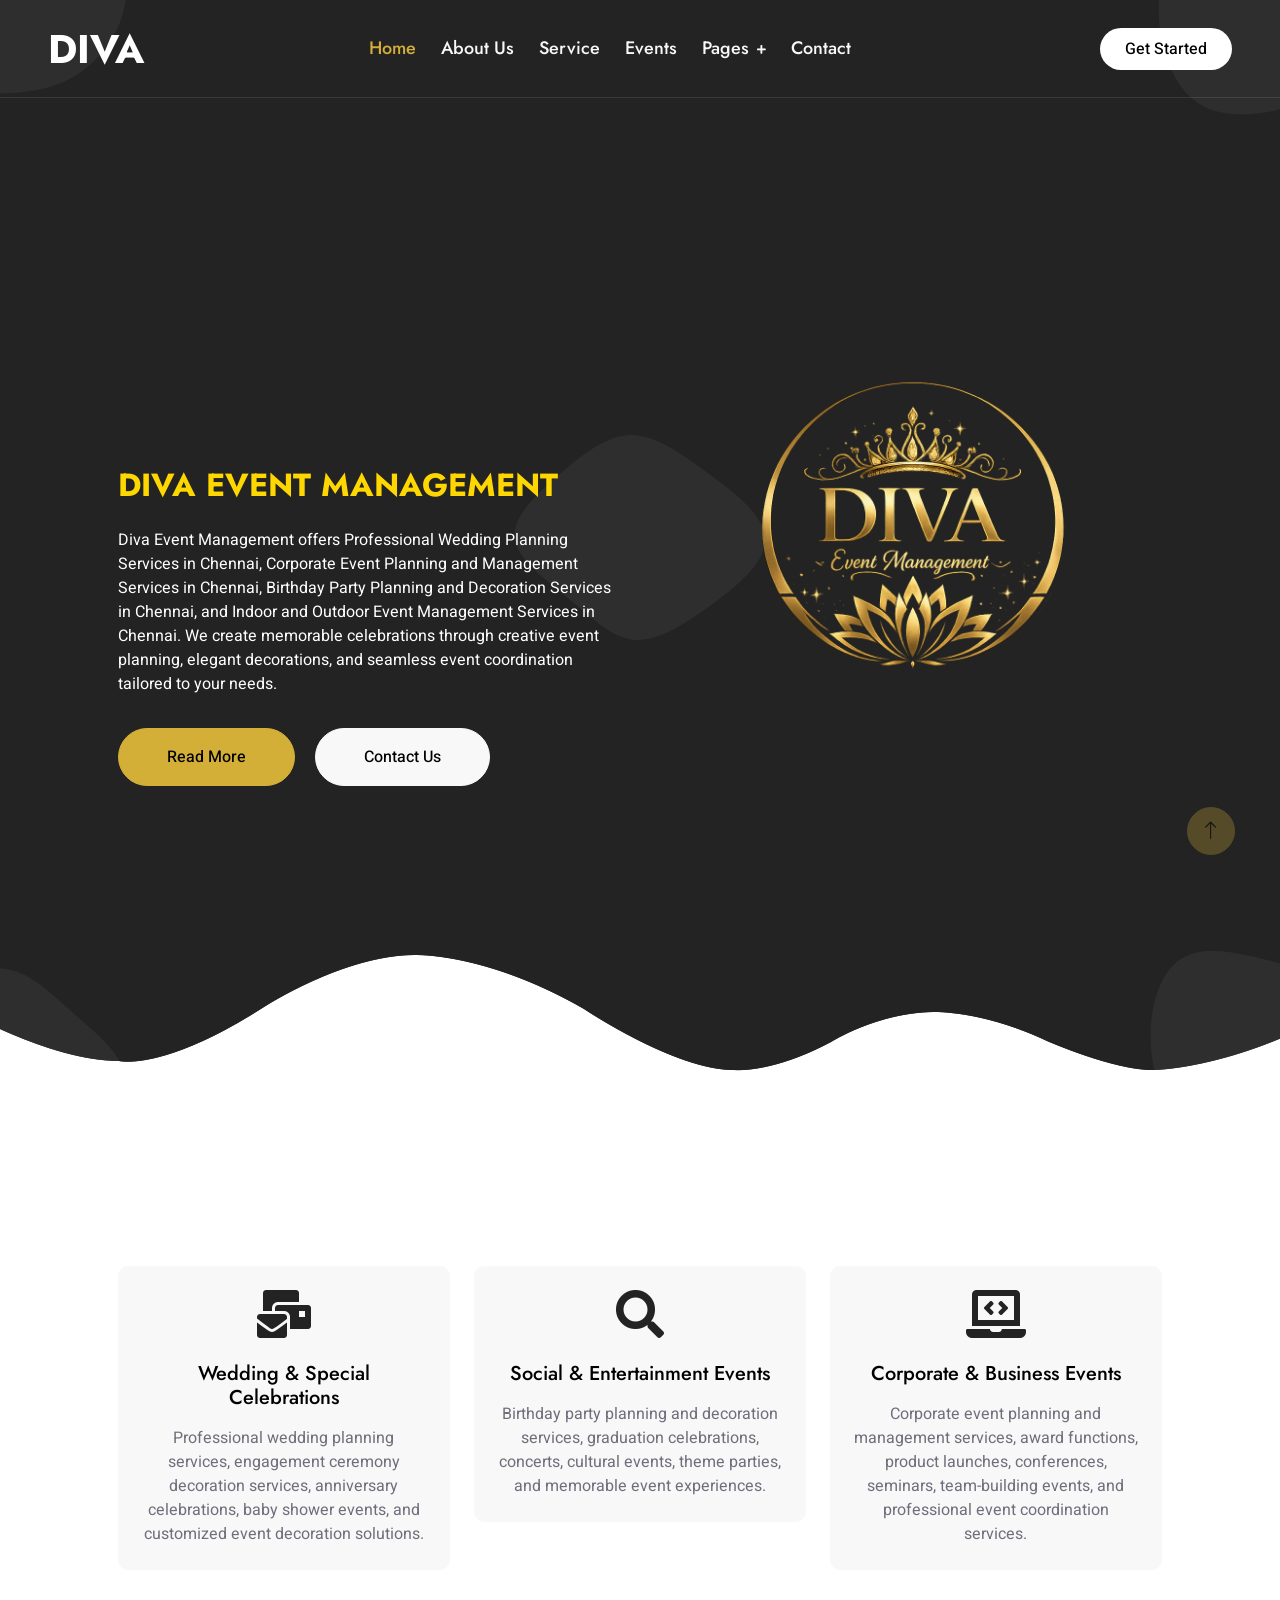
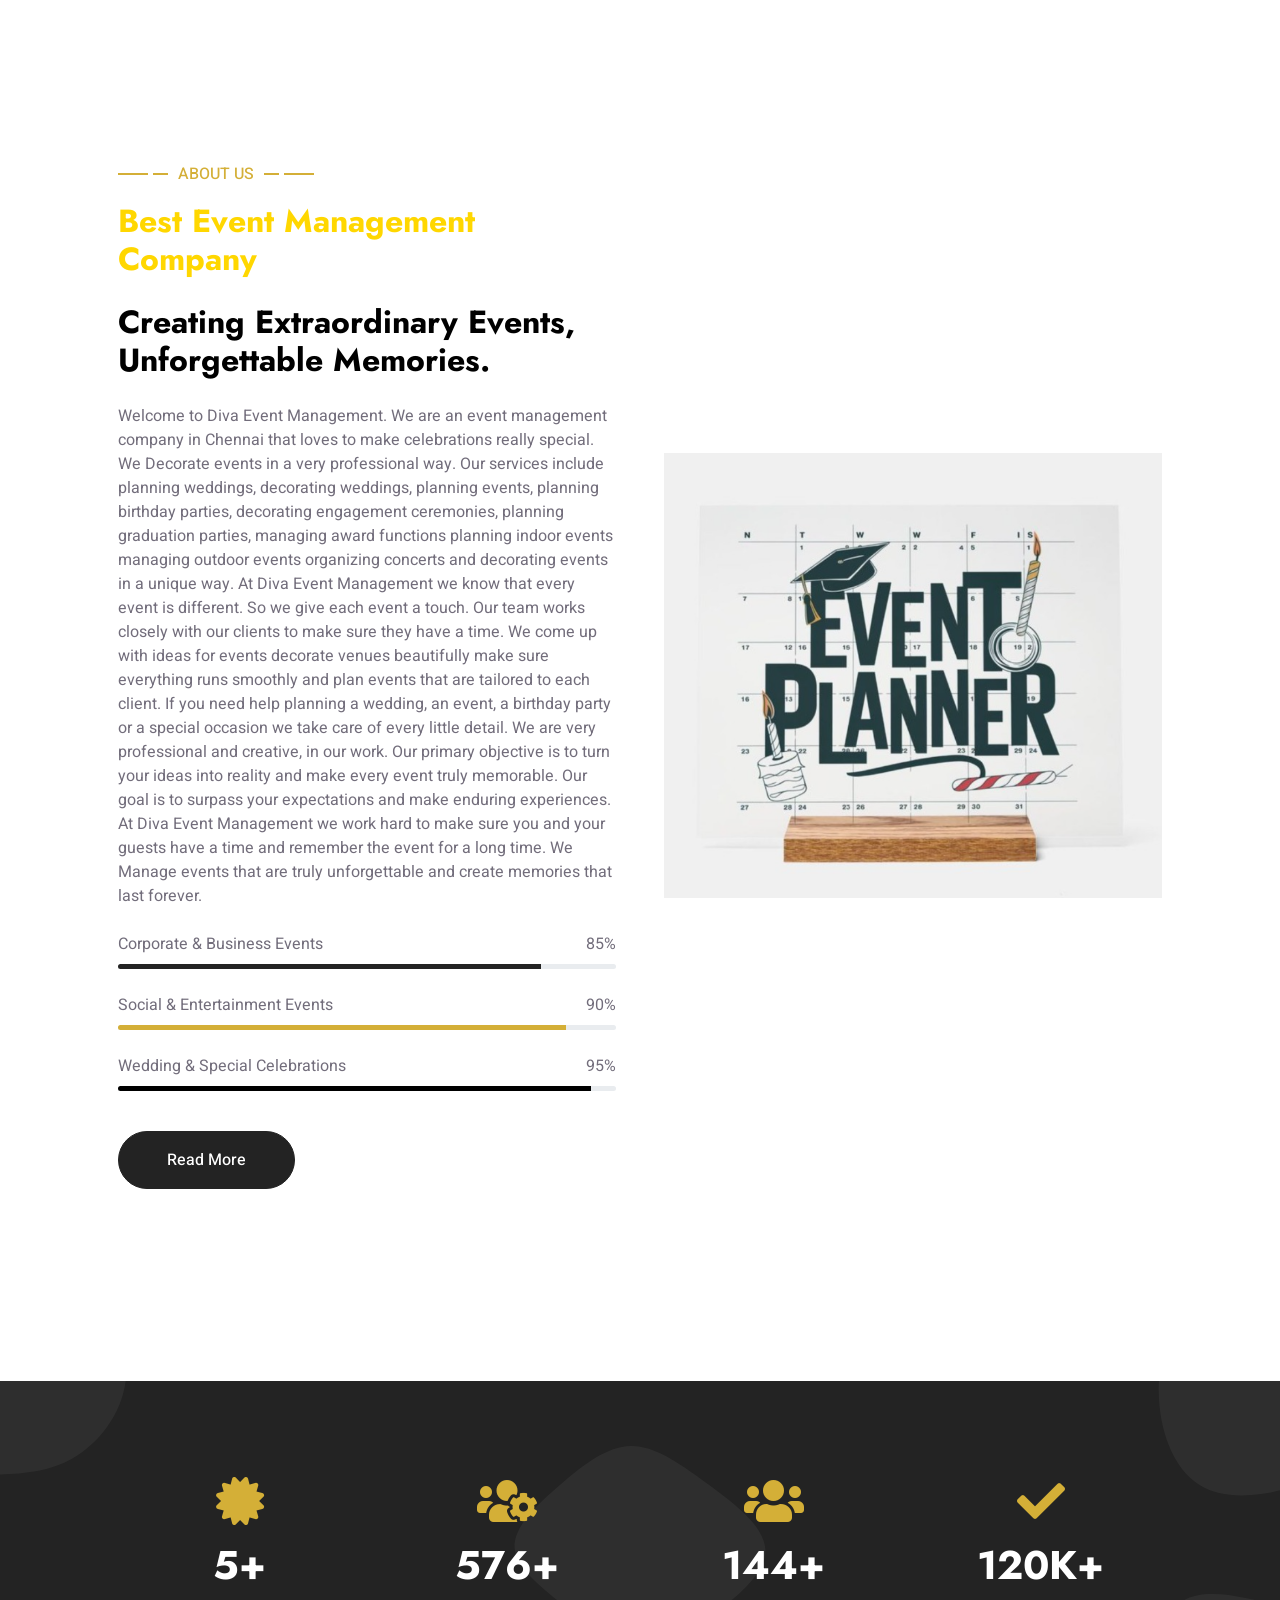
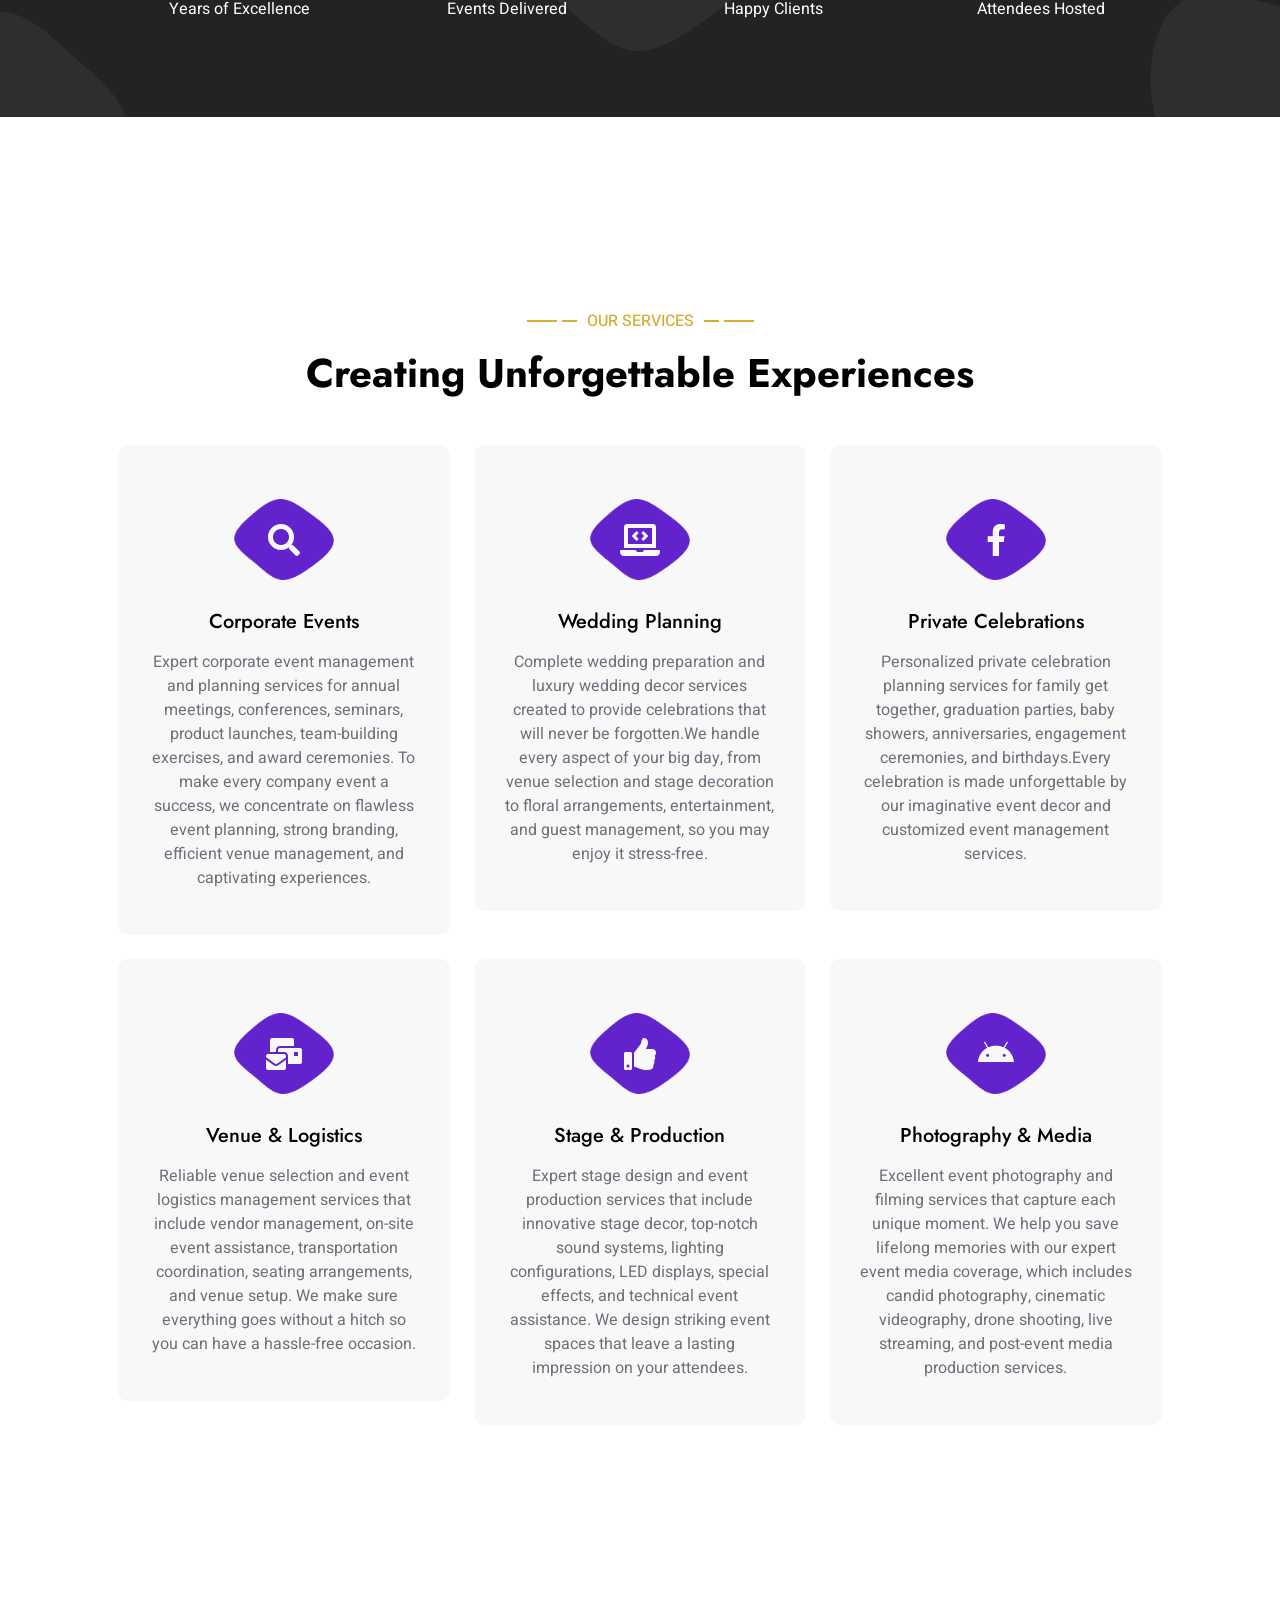
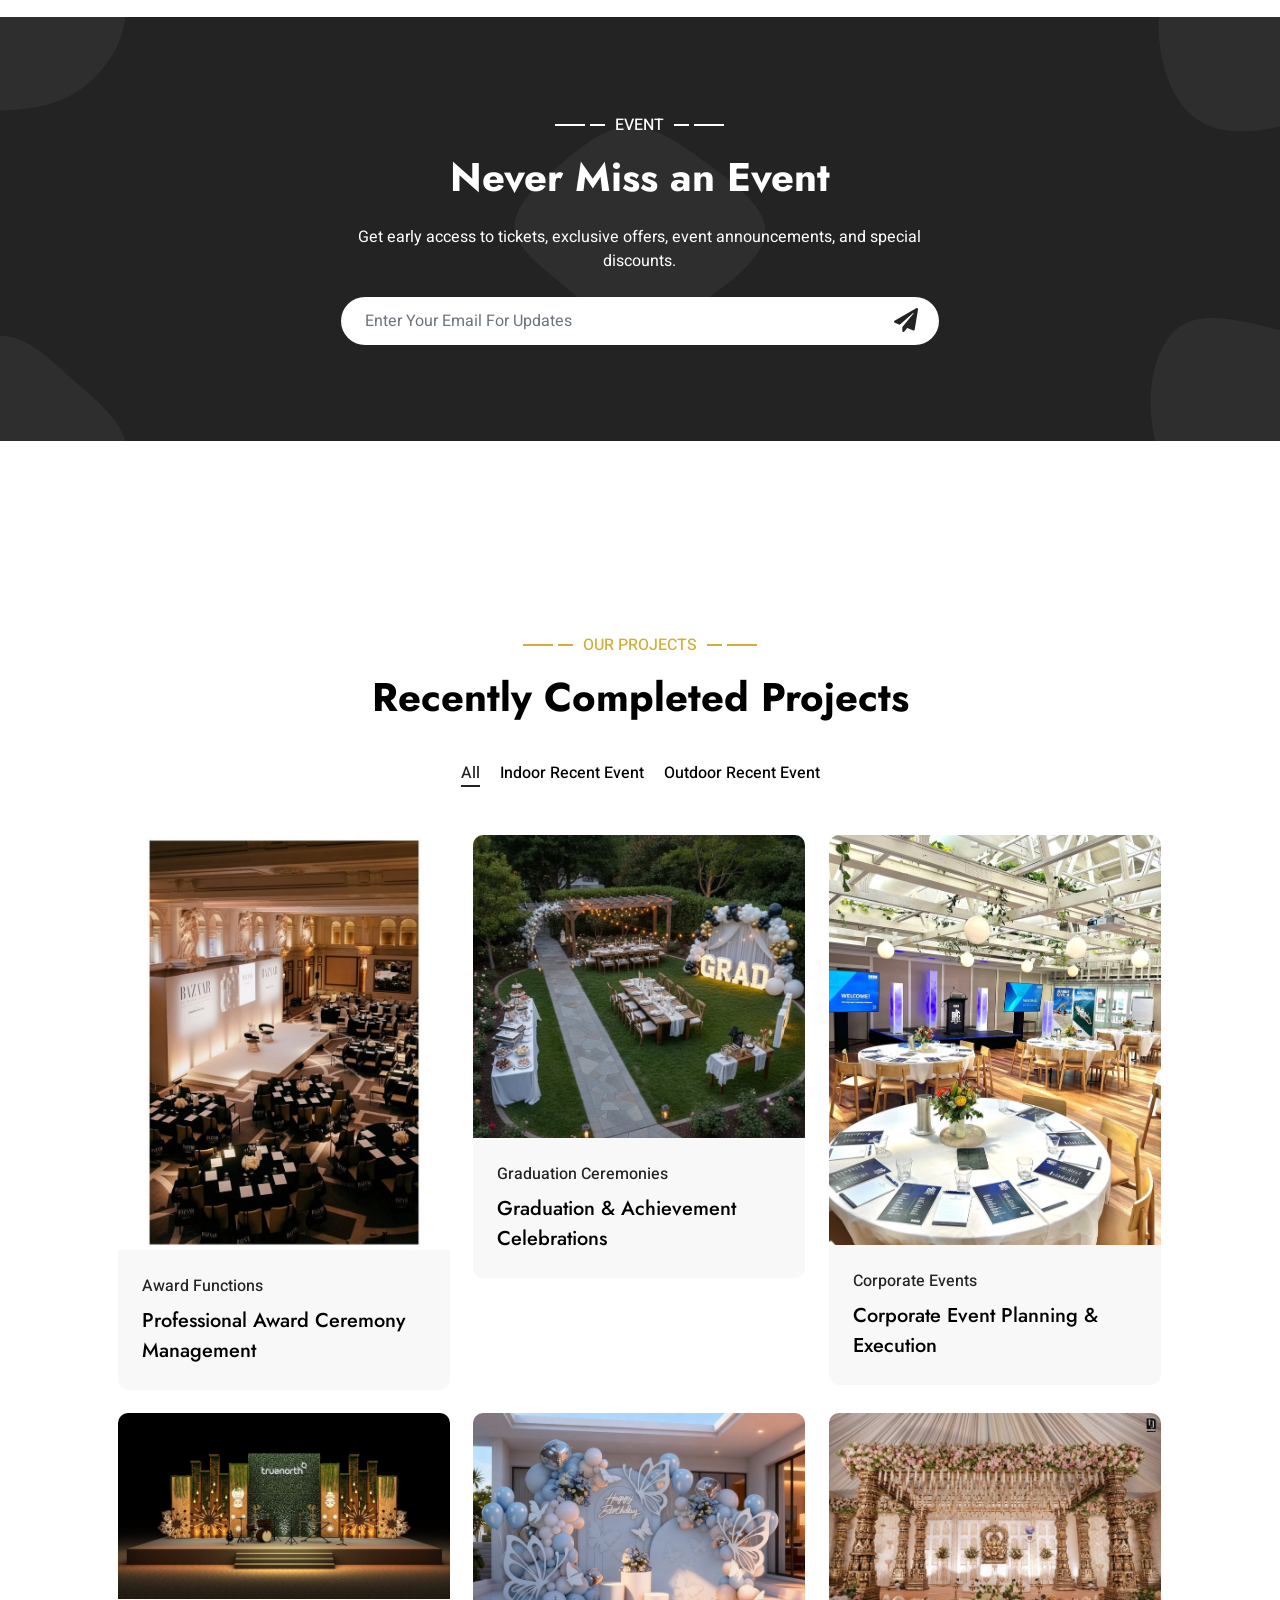
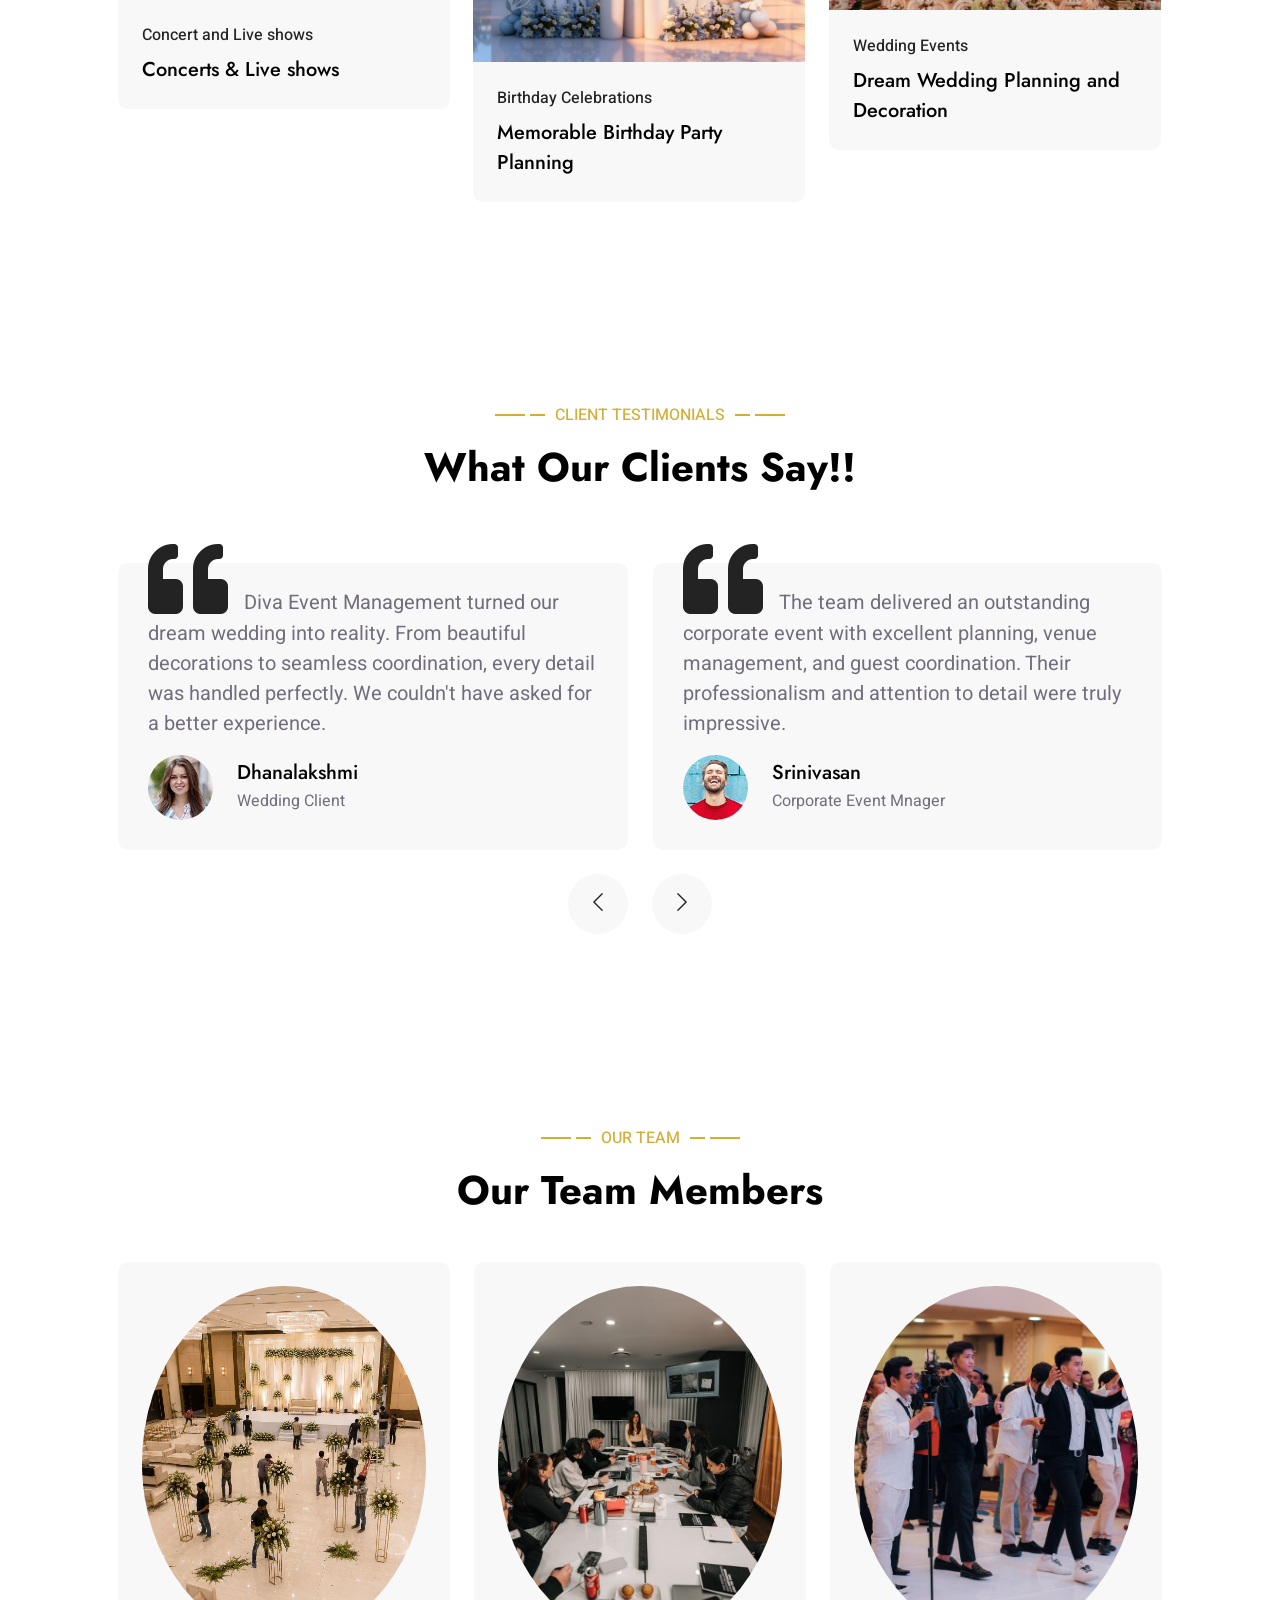
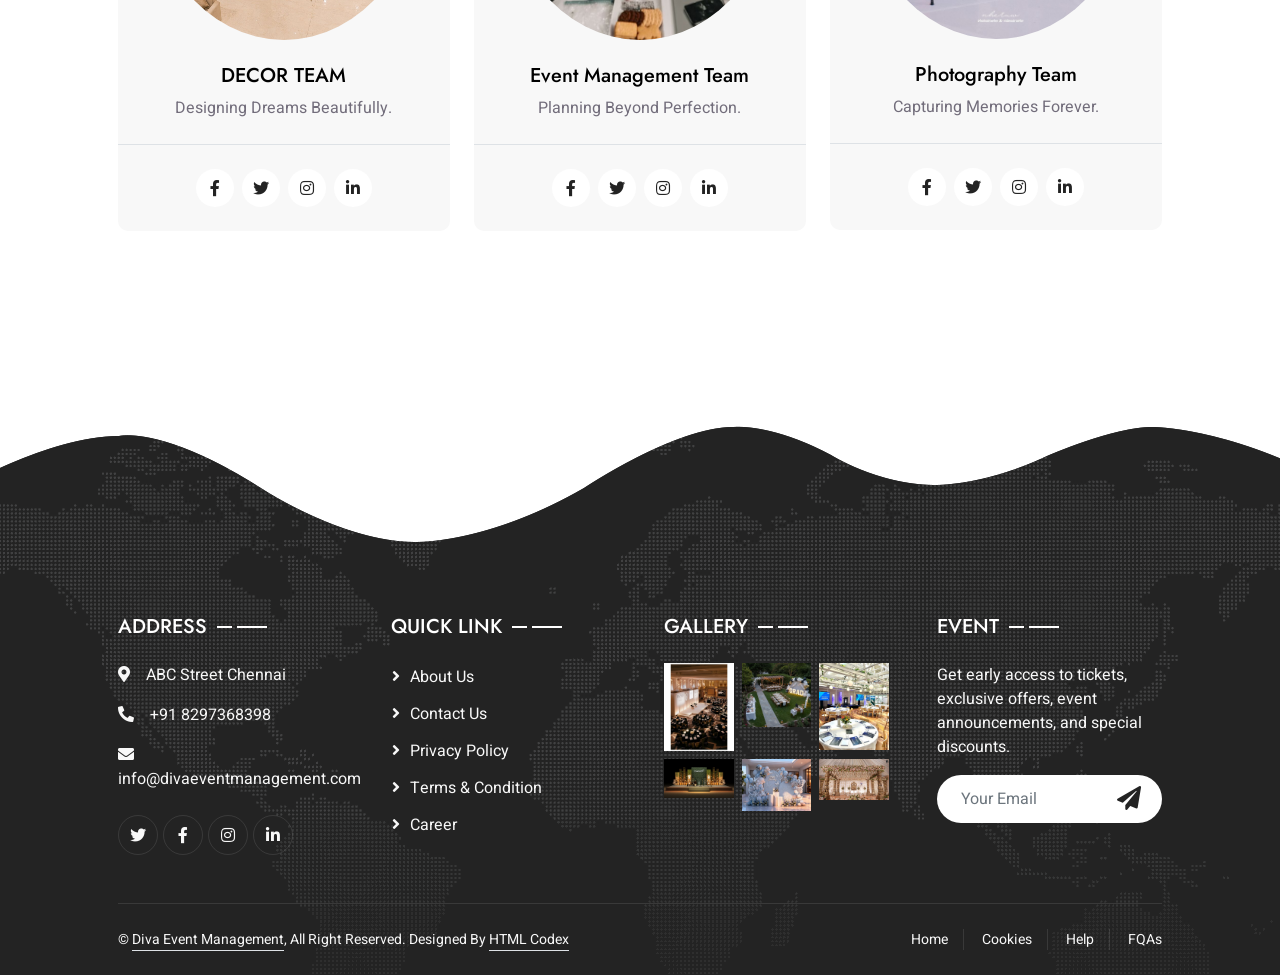
<file: index.html>
<!DOCTYPE html>
<html lang="en">

<head>
    <meta charset="utf-8">
    <title>Diva Event Management</title>
    <meta content="width=device-width, initial-scale=1.0" name="viewport">
    <meta content="" name="keywords">
    <meta content="" name="description">

    <!-- Favicon -->
    <link href="img/favicon.ico" rel="icon">

    <!-- Google Web Fonts -->
    <link rel="preconnect" href="https://fonts.googleapis.com">
    <link rel="preconnect" href="https://fonts.gstatic.com" crossorigin>
    <link href="https://fonts.googleapis.com/css2?family=Heebo:wght@400;500&family=Jost:wght@500;600;700&display=swap" rel="stylesheet"> 

    <!-- Icon Font Stylesheet -->
    <link href="https://cdnjs.cloudflare.com/ajax/libs/font-awesome/5.10.0/css/all.min.css" rel="stylesheet">
    <link href="https://cdn.jsdelivr.net/npm/bootstrap-icons@1.4.1/font/bootstrap-icons.css" rel="stylesheet">

    <!-- Libraries Stylesheet -->
    <link href="lib/animate/animate.min.css" rel="stylesheet">
    <link href="lib/owlcarousel/assets/owl.carousel.min.css" rel="stylesheet">
    <link href="lib/lightbox/css/lightbox.min.css" rel="stylesheet">

    <!-- Customized Bootstrap Stylesheet -->
    <link href="css/bootstrap.min.css" rel="stylesheet">

    <!-- Template Stylesheet -->
    <link href="css/style.css" rel="stylesheet">
</head>

<body>
    <div class="container-xxl bg-white p-0">
        <!-- Spinner Start -->
        <div id="spinner" class="show bg-white position-fixed translate-middle w-100 vh-100 top-50 start-50 d-flex align-items-center justify-content-center">
            <div class="spinner-grow text-primary" style="width: 3rem; height: 3rem;" role="status">
                <span class="sr-only">Loading...</span>
            </div>
        </div>
        <!-- Spinner End -->


        <!-- Navbar & Hero Start -->
        <div class="container-xxl position-relative p-0">
            <nav class="navbar navbar-expand-lg navbar-light px-4 px-lg-5 py-3 py-lg-0">
                <a href="" class="navbar-brand p-0">
                    <h1 class="m-0">DIVA</h1>
                    <!-- <img src="img/logo.png" alt="Logo"> -->
                </a>
                <button class="navbar-toggler" type="button" data-bs-toggle="collapse" data-bs-target="#navbarCollapse">
                    <span class="fa fa-bars"></span>
                </button>
                <div class="collapse navbar-collapse" id="navbarCollapse">
                    <div class="navbar-nav mx-auto py-0">
                        <a href="index.html" class="nav-item nav-link active">Home</a>
                        <a href="about.html" class="nav-item nav-link">About Us</a>
                        <a href="service.html" class="nav-item nav-link">Service</a>
                        <a href="project.html" class="nav-item nav-link">Events</a>
                        <div class="nav-item dropdown">
                            <a href="#" class="nav-link dropdown-toggle" data-bs-toggle="dropdown">Pages</a>
                            <div class="dropdown-menu m-0">
                                <a href="team.html" class="dropdown-item">Our Team</a>
                                <a href="testimonial.html" class="dropdown-item">Testimonial</a>
                                <a href="404.html" class="dropdown-item">404 Page</a>
                            </div>
                        </div>
                        <a href="contact.html" class="nav-item nav-link">Contact</a>
                    </div>
                    <a href="" class="btn rounded-pill py-2 px-4 ms-3 d-none d-lg-block">Get Started</a>
                </div>
            </nav>

            <div class="container-xxl bg-primary hero-header">
                <div class="container px-lg-5">
                    <div class="row g-5 align-items-end">
                        <div class="col-lg-6 text-center text-lg-start">
                            <h2 class="mb-4 animated slideInDown" style="color: #FFD700;">DIVA EVENT MANAGEMENT</h2>
                            <p class="text-white pb-3 animated slideInDown">Diva Event Management offers Professional Wedding Planning Services in Chennai, Corporate Event Planning and Management Services in Chennai, Birthday Party Planning and Decoration Services in Chennai, and Indoor and Outdoor Event Management Services in Chennai. We create memorable celebrations through creative event planning, elegant decorations, and seamless event coordination tailored to your needs.</p>
                            <a href="" class="btn btn-secondary py-sm-3 px-sm-5 rounded-pill me-3 animated slideInLeft">Read More</a>
                            <a href="" class="btn btn-light py-sm-3 px-sm-5 rounded-pill animated slideInRight">Contact Us</a>
                        </div>
                        <div class="col-lg-6 text-center text-lg-start">
                            <img class="img-fluid animated zoomIn" src="img/hero.png" alt="">
                        </div>
                    </div>
                </div>
            </div>
        </div>
        <!-- Navbar & Hero End -->


        <!-- Feature Start -->
        <div class="container-xxl py-5">
            <div class="container py-5 px-lg-5">
                <div class="row g-4">
                    <div class="col-lg-4 wow fadeInUp" data-wow-delay="0.1s">
                        <div class="feature-item bg-light rounded text-center p-4">
                            <i class="fa fa-3x fa-mail-bulk text-primary mb-4"></i>
                            <h5 class="mb-3">Wedding & Special Celebrations</h5>
                            <p class="m-0">Professional wedding planning services, engagement ceremony decoration services, anniversary celebrations, baby shower events, and customized event decoration solutions.</p>
                        </div>
                    </div>
                    <div class="col-lg-4 wow fadeInUp" data-wow-delay="0.3s">
                        <div class="feature-item bg-light rounded text-center p-4">
                            <i class="fa fa-3x fa-search text-primary mb-4"></i>
                            <h5 class="mb-3">Social & Entertainment Events</h5>
                            <p class="m-0">Birthday party planning and decoration services, graduation celebrations, concerts, cultural events, theme parties, and memorable event experiences.</p>
                        </div>
                    </div>
                    <div class="col-lg-4 wow fadeInUp" data-wow-delay="0.5s">
                        <div class="feature-item bg-light rounded text-center p-4">
                            <i class="fa fa-3x fa-laptop-code text-primary mb-4"></i>
                            <h5 class="mb-3">Corporate & Business Events</h5>
                            <p class="m-0">Corporate event planning and management services, award functions, product launches, conferences, seminars, team-building events, and professional event coordination services.</p>
                        </div>
                    </div>
                </div>
            </div>
        </div>
        <!-- Feature End -->


        <!-- About Start -->
        <div class="container-xxl py-5">
            <div class="container py-5 px-lg-5">
                <div class="row g-5 align-items-center">
                    <div class="col-lg-6 wow fadeInUp" data-wow-delay="0.1s">
                        <p class="section-title text-secondary"><span></span>About Us<span></span></p>
                        <h2 class="mb-4 animated slideInDown" style="color: #FFD700;">Best Event Management Company</h2>
                        <h2 class="text-black mb-4 animated slideInDown">Creating Extraordinary Events, Unforgettable Memories.</h2>
                        <p class="mb-4">Welcome to Diva Event Management. We are an event management company in Chennai that loves to make celebrations really special. We Decorate events in a very professional way. Our services include planning weddings, decorating weddings, planning events, planning birthday parties, decorating engagement ceremonies, planning graduation parties, managing award functions planning indoor events managing outdoor events organizing concerts and decorating events in a unique way. At Diva Event Management we know that every event is different. So we give each event a touch. Our team works closely with our clients to make sure they have a time. We come up with ideas for events decorate venues beautifully make sure everything runs smoothly and plan events that are tailored to each client. If you need help planning a wedding, an event, a birthday party or a special occasion we take care of every little detail. We are very professional and creative, in our work. Our primary objective is to turn your ideas into reality and make every event truly memorable. Our goal is to surpass your expectations and make enduring experiences. At Diva Event Management we work hard to make sure you and your guests have a time and remember the event for a long time. We Manage events that are truly unforgettable and create memories that last forever.</p>
                        <div class="skill mb-4">
                            <div class="d-flex justify-content-between">
                                <p class="mb-2">Corporate & Business Events </p>
                                <p class="mb-2">85%</p>
                            </div>
                            <div class="progress">
                                <div class="progress-bar bg-primary" role="progressbar" aria-valuenow="85" aria-valuemin="0" aria-valuemax="100"></div>
                            </div>
                        </div>
                        <div class="skill mb-4">
                            <div class="d-flex justify-content-between">
                                <p class="mb-2">Social & Entertainment Events</p>
                                <p class="mb-2">90%</p>
                            </div>
                            <div class="progress">
                                <div class="progress-bar bg-secondary" role="progressbar" aria-valuenow="90" aria-valuemin="0" aria-valuemax="100"></div>
                            </div>
                        </div>
                        <div class="skill mb-4">
                            <div class="d-flex justify-content-between">
                                <p class="mb-2">Wedding & Special Celebrations</p>
                                <p class="mb-2">95%</p>
                            </div>
                            <div class="progress">
                                <div class="progress-bar bg-dark" role="progressbar" aria-valuenow="95" aria-valuemin="0" aria-valuemax="100"></div>
                            </div>
                        </div>
                        <a href="" class="btn btn-primary py-sm-3 px-sm-5 rounded-pill mt-3">Read More</a>
                    </div>
                    <div class="col-lg-6">
                        <img class="img-fluid wow zoomIn" data-wow-delay="0.5s" src="img/about.png">
                    </div>
                </div>
            </div>
        </div>
        <!-- About End -->

        
        <!-- Facts Start -->
        <div class="container-xxl bg-primary fact py-5 wow fadeInUp" data-wow-delay="0.1s">
        <div class="container py-5 px-lg-5">
            <div class="row g-4">
                <div class="col-md-6 col-lg-3 text-center wow fadeIn" data-wow-delay="0.1s">
                    <i class="fa fa-certificate fa-3x text-secondary mb-3"></i>
                    <h1 class="text-white mb-2">
                        <span data-toggle="counter-up">10</span>+
                    </h1>
                    <p class="text-white mb-0">Years of Excellence</p>
                </div>

                <div class="col-md-6 col-lg-3 text-center wow fadeIn" data-wow-delay="0.3s">
                    <i class="fa fa-users-cog fa-3x text-secondary mb-3"></i>
                    <h1 class="text-white mb-2">
                        <span data-toggle="counter-up">1200</span>+
                    </h1>
                    <p class="text-white mb-0">Events Delivered</p>
                </div>

                <div class="col-md-6 col-lg-3 text-center wow fadeIn" data-wow-delay="0.5s">
                    <i class="fa fa-users fa-3x text-secondary mb-3"></i>
                    <h1 class="text-white mb-2">
                        <span data-toggle="counter-up">300</span>+
                    </h1>
                    <p class="text-white mb-0">Happy Clients</p>
                </div>

                <div class="col-md-6 col-lg-3 text-center wow fadeIn" data-wow-delay="0.7s">
                    <i class="fa fa-check fa-3x text-secondary mb-3"></i>
                    <h1 class="text-white mb-2">
                        <span data-toggle="counter-up">250</span>K+
                    </h1>
                    <p class="text-white mb-0">Attendees Hosted</p>
                </div>
            </div>
        </div>
    </div>
    <!-- Facts End -->


        <!-- Service Start -->
        <div class="container-xxl py-5">
            <div class="container py-5 px-lg-5">
                <div class="wow fadeInUp" data-wow-delay="0.1s">
                    <p class="section-title text-secondary justify-content-center"><span></span>Our Services<span></span></p>
                    <h1 class="text-center mb-5">Creating Unforgettable Experiences</h1>
                </div>
                <div class="row g-4">
                    <div class="col-lg-4 col-md-6 wow fadeInUp" data-wow-delay="0.1s">
                        <div class="service-item d-flex flex-column text-center rounded">
                            <div class="service-icon flex-shrink-0">
                                <i class="fa fa-search fa-2x"></i>
                            </div>
                            <h5 class="mb-3">Corporate Events</h5>
                            <p class="m-0">Expert corporate event management and planning services for annual meetings, conferences, seminars, product launches, team-building exercises, and award ceremonies. To make every company event a success, we concentrate on flawless event planning, strong branding, efficient venue management, and captivating experiences.</p>
                            <a class="btn btn-square" href=""><i class="fa fa-arrow-right"></i></a>
                        </div>
                    </div>
                    <div class="col-lg-4 col-md-6 wow fadeInUp" data-wow-delay="0.3s">
                        <div class="service-item d-flex flex-column text-center rounded">
                            <div class="service-icon flex-shrink-0">
                                <i class="fa fa-laptop-code fa-2x"></i>
                            </div>
                            <h5 class="mb-3">Wedding Planning</h5>
                            <p class="m-0">Complete wedding preparation and luxury wedding decor services created to provide celebrations that will never be forgotten.We handle every aspect of your big day, from venue selection and stage decoration to floral arrangements, entertainment, and guest management, so you may enjoy it stress-free.</p>
                            <a class="btn btn-square" href=""><i class="fa fa-arrow-right"></i></a>
                        </div>
                    </div>
                    <div class="col-lg-4 col-md-6 wow fadeInUp" data-wow-delay="0.5s">
                        <div class="service-item d-flex flex-column text-center rounded">
                            <div class="service-icon flex-shrink-0">
                                <i class="fab fa-facebook-f fa-2x"></i>
                            </div>
                            <h5 class="mb-3">Private Celebrations</h5>
                            <p class="m-0">Personalized private celebration planning services for family get together, graduation parties, baby showers, anniversaries, engagement ceremonies, and birthdays.Every celebration is made unforgettable by our imaginative event decor and customized event management services.</p>
                            <a class="btn btn-square" href=""><i class="fa fa-arrow-right"></i></a>
                        </div>
                    </div>
                    <div class="col-lg-4 col-md-6 wow fadeInUp" data-wow-delay="0.1s">
                        <div class="service-item d-flex flex-column text-center rounded">
                            <div class="service-icon flex-shrink-0">
                                <i class="fa fa-mail-bulk fa-2x"></i>
                            </div>
                            <h5 class="mb-3">Venue & Logistics</h5>
                            <p class="m-0">Reliable venue selection and event logistics management services that include vendor management, on-site event assistance, transportation coordination, seating arrangements, and venue setup. We make sure everything goes without a hitch so you can have a hassle-free occasion.</p>
                            <a class="btn btn-square" href=""><i class="fa fa-arrow-right"></i></a>
                        </div>
                    </div>
                    <div class="col-lg-4 col-md-6 wow fadeInUp" data-wow-delay="0.3s">
                        <div class="service-item d-flex flex-column text-center rounded">
                            <div class="service-icon flex-shrink-0">
                                <i class="fa fa-thumbs-up fa-2x"></i>
                            </div>
                            <h5 class="mb-3">Stage & Production</h5>
                            <p class="m-0">Expert stage design and event production services that include innovative stage decor, top-notch sound systems, lighting configurations, LED displays, special effects, and technical event assistance. We design striking event spaces that leave a lasting impression on your attendees.</p>
                            <a class="btn btn-square" href=""><i class="fa fa-arrow-right"></i></a>
                        </div>
                    </div>
                    <div class="col-lg-4 col-md-6 wow fadeInUp" data-wow-delay="0.5s">
                        <div class="service-item d-flex flex-column text-center rounded">
                            <div class="service-icon flex-shrink-0">
                                <i class="fab fa-android fa-2x"></i>
                            </div>
                            <h5 class="mb-3">Photography & Media</h5>
                            <p class="m-0">Excellent event photography and filming services that capture each unique moment. We help you save lifelong memories with our expert event media coverage, which includes candid photography, cinematic videography, drone shooting, live streaming, and post-event media production services.</p>
                            <a class="btn btn-square" href=""><i class="fa fa-arrow-right"></i></a>
                        </div>
                    </div>
                </div>
            </div>
        </div>
        <!-- Service End -->


        <!-- Newsletter Start -->
        <div class="container-xxl bg-primary newsletter py-5 wow fadeInUp" data-wow-delay="0.1s">
            <div class="container py-5 px-lg-5">
                <div class="row justify-content-center">
                    <div class="col-lg-7 text-center">
                        <p class="section-title text-white justify-content-center"><span></span>EVENT<span></span></p>
                        <h1 class="text-center text-white mb-4">Never Miss an Event</h1>
                        <p class="text-white mb-4">Get early access to tickets, exclusive offers, event announcements, and special discounts.</p>
                        <div class="position-relative w-100 mt-3">
                            <input class="form-control border-0 rounded-pill w-100 ps-4 pe-5" type="text" placeholder="Enter Your Email For Updates" style="height: 48px;">
                            <button type="button" class="btn shadow-none position-absolute top-0 end-0 mt-1 me-2"><i class="fa fa-paper-plane text-primary fs-4"></i></button>
                        </div>
                    </div>
                </div>
            </div>
        </div>
        <!-- Newsletter End -->


        <!-- Projects Start -->
        <div class="container-xxl py-5">
            <div class="container py-5 px-lg-5">
                <div class="wow fadeInUp" data-wow-delay="0.1s">
                    <p class="section-title text-secondary justify-content-center"><span></span>Our Projects<span></span></p>
                    <h1 class="text-center mb-5">Recently Completed Projects</h1>
                </div>
                <div class="row mt-n2 wow fadeInUp" data-wow-delay="0.3s">
                    <div class="col-12 text-center">
                        <ul class="list-inline mb-5" id="portfolio-flters">
                            <li class="mx-2 active" data-filter="*">All</li>
                            <li class="mx-2" data-filter=".first">Indoor Recent Event</li>
                            <li class="mx-2" data-filter=".second">Outdoor Recent Event</li>
                        </ul>
                    </div>
                </div>
                <div class="row g-4 portfolio-container">
                    <div class="col-lg-4 col-md-6 portfolio-item first wow fadeInUp" data-wow-delay="0.1s">
                        <div class="rounded overflow-hidden">
                            <div class="position-relative overflow-hidden">
                                <img class="img-fluid w-100" src="img/portfolio-1.jpg" alt="">
                                <div class="portfolio-overlay">
                                    <a class="btn btn-square btn-outline-light mx-1" href="img/portfolio-1.jpg" data-lightbox="portfolio"><i class="fa fa-eye"></i></a>
                                    <a class="btn btn-square btn-outline-light mx-1" href=""><i class="fa fa-link"></i></a>
                                </div>
                            </div>
                            <div class="bg-light p-4">
                                <p class="text-primary fw-medium mb-2">Award Functions</p>
                                <h5 class="lh-base mb-0">Professional Award Ceremony Management</a>
                            </div>
                        </div>
                    </div>
                    <div class="col-lg-4 col-md-6 portfolio-item second wow fadeInUp" data-wow-delay="0.3s">
                        <div class="rounded overflow-hidden">
                            <div class="position-relative overflow-hidden">
                                <img class="img-fluid w-100" src="img/portfolio-2.jpg" alt="">
                                <div class="portfolio-overlay">
                                    <a class="btn btn-square btn-outline-light mx-1" href="img/portfolio-2.jpg" data-lightbox="portfolio"><i class="fa fa-eye"></i></a>
                                    <a class="btn btn-square btn-outline-light mx-1" href=""><i class="fa fa-link"></i></a>
                                </div>
                            </div>
                            <div class="bg-light p-4">
                                <p class="text-primary fw-medium mb-2">Graduation Ceremonies</p>
                                <h5 class="lh-base mb-0">Graduation & Achievement Celebrations</a>
                            </div>
                        </div>
                    </div>
                    <div class="col-lg-4 col-md-6 portfolio-item first wow fadeInUp" data-wow-delay="0.5s">
                        <div class="rounded overflow-hidden">
                            <div class="position-relative overflow-hidden">
                                <img class="img-fluid w-100" src="img/portfolio-3.jpg" alt="">
                                <div class="portfolio-overlay">
                                    <a class="btn btn-square btn-outline-light mx-1" href="img/portfolio-3.jpg" data-lightbox="portfolio"><i class="fa fa-eye"></i></a>
                                    <a class="btn btn-square btn-outline-light mx-1" href=""><i class="fa fa-link"></i></a>
                                </div>
                            </div>
                            <div class="bg-light p-4">
                                <p class="text-primary fw-medium mb-2">Corporate Events</p>
                                <h5 class="lh-base mb-0">Corporate Event Planning & Execution</a>
                            </div>
                        </div>
                    </div>
                    <div class="col-lg-4 col-md-6 portfolio-item second wow fadeInUp" data-wow-delay="0.1s">
                        <div class="rounded overflow-hidden">
                            <div class="position-relative overflow-hidden">
                                <img class="img-fluid w-100" src="img/portfolio-4.jpg" alt="">
                                <div class="portfolio-overlay">
                                    <a class="btn btn-square btn-outline-light mx-1" href="img/portfolio-4.jpg" data-lightbox="portfolio"><i class="fa fa-eye"></i></a>
                                    <a class="btn btn-square btn-outline-light mx-1" href=""><i class="fa fa-link"></i></a>
                                </div>
                            </div>
                            <div class="bg-light p-4">
                                <p class="text-primary fw-medium mb-2">Concert and Live shows</p>
                                <h5 class="lh-base mb-0">Concerts & Live shows</a>
                            </div>
                        </div>
                    </div>
                    <div class="col-lg-4 col-md-6 portfolio-item first wow fadeInUp" data-wow-delay="0.3s">
                        <div class="rounded overflow-hidden">
                            <div class="position-relative overflow-hidden">
                                <img class="img-fluid w-100" src="img/portfolio-5.jpg" alt="">
                                <div class="portfolio-overlay">
                                    <a class="btn btn-square btn-outline-light mx-1" href="img/portfolio-5.jpg" data-lightbox="portfolio"><i class="fa fa-eye"></i></a>
                                    <a class="btn btn-square btn-outline-light mx-1" href=""><i class="fa fa-link"></i></a>
                                </div>
                            </div>
                            <div class="bg-light p-4">
                                <p class="text-primary fw-medium mb-2">Birthday Celebrations</p>
                                <h5 class="lh-base mb-0">Memorable Birthday Party Planning</a>
                            </div>
                        </div>
                    </div>
                    <div class="col-lg-4 col-md-6 portfolio-item second wow fadeInUp" data-wow-delay="0.5s">
                        <div class="rounded overflow-hidden">
                            <div class="position-relative overflow-hidden">
                                <img class="img-fluid w-100" src="img/portfolio-6.jpg" alt="">
                                <div class="portfolio-overlay">
                                    <a class="btn btn-square btn-outline-light mx-1" href="img/portfolio-6.jpg" data-lightbox="portfolio"><i class="fa fa-eye"></i></a>
                                    <a class="btn btn-square btn-outline-light mx-1" href=""><i class="fa fa-link"></i></a>
                                </div>
                            </div>
                            <div class="bg-light p-4">
                                <p class="text-primary fw-medium mb-2">Wedding Events</p>
                                <h5 class="lh-base mb-0">Dream Wedding Planning and Decoration</a>
                            </div>
                        </div>
                    </div>
                </div>
            </div>
        </div>
        <!-- Projects End -->


        <!-- Testimonial Start -->
        <div class="container-xxl py-5 wow fadeInUp" data-wow-delay="0.1s">
            <div class="container py-5 px-lg-5">
				<h2></h2>
                <p class="section-title text-secondary justify-content-center"><span></span>CLIENT TESTIMONIALS<span></span></p>
                <h1 class="text-center mb-5">What Our Clients Say!!</h1>
                <div class="owl-carousel testimonial-carousel">
                    <div class="testimonial-item bg-light rounded my-4">
                        <p class="fs-5"><i class="fa fa-quote-left fa-4x text-primary mt-n4 me-3"></i>Diva Event Management turned our dream wedding into reality. From beautiful decorations to seamless coordination, every detail was handled perfectly. We couldn't have asked for a better experience.</p>
                        <div class="d-flex align-items-center">
                            <img class="img-fluid flex-shrink-0 rounded-circle" src="img/testimonial-1.jpg" style="width: 65px; height: 65px;">
                            <div class="ps-4">
                                <h5 class="mb-1">Dhanalakshmi</h5>
                                <span>Wedding Client</span>
                            </div>
                        </div>
                    </div>
                    <div class="testimonial-item bg-light rounded my-4">
                        <p class="fs-5"><i class="fa fa-quote-left fa-4x text-primary mt-n4 me-3"></i>The team delivered an outstanding corporate event with excellent planning, venue management, and guest coordination. Their professionalism and attention to detail were truly impressive.</p>
                        <div class="d-flex align-items-center">
                            <img class="img-fluid flex-shrink-0 rounded-circle" src="img/testimonial-2.jpg" style="width: 65px; height: 65px;">
                            <div class="ps-4">
                                <h5 class="mb-1">Srinivasan</h5>
                                <span>Corporate Event Mnager</span>
                            </div>
                        </div>
                    </div>
                    <div class="testimonial-item bg-light rounded my-4">
                        <p class="fs-5"><i class="fa fa-quote-left fa-4x text-primary mt-n4 me-3"></i>Our engagement ceremony was beautifully organized with elegant décor and flawless execution. Diva Event Management made our special day memorable and stress-free.</p>
                        <div class="d-flex align-items-center">
                            <img class="img-fluid flex-shrink-0 rounded-circle" src="img/testimonial-3.jpg" style="width: 65px; height: 65px;">
                            <div class="ps-4">
                                <h5 class="mb-1">Reshma</h5>
                                <span>Engagement Ceremony</span>
                            </div>
                        </div>
                    </div>
                </div>
            </div>
        </div>
        <!-- Testimonial End -->


        <!-- Team Start -->
        <div class="container-xxl py-5">
            <div class="container py-5 px-lg-5">
                <div class="wow fadeInUp" data-wow-delay="0.1s">
                    <p class="section-title text-secondary justify-content-center"><span></span>Our Team<span></span></p>
                    <h1 class="text-center mb-5">Our Team Members</h1>
                </div>
                <div class="row g-4">
                    <div class="col-lg-4 col-md-6 wow fadeInUp" data-wow-delay="0.1s">
                        <div class="team-item bg-light rounded">
                            <div class="text-center border-bottom p-4">
                                <img class="img-fluid rounded-circle mb-4" src="img/team-1.jpg" alt="">
                                <h5>DECOR TEAM</h5>
                                <span>Designing Dreams Beautifully.</span>
                            </div>
                            <div class="d-flex justify-content-center p-4">
                                <a class="btn btn-square mx-1" href=""><i class="fab fa-facebook-f"></i></a>
                                <a class="btn btn-square mx-1" href=""><i class="fab fa-twitter"></i></a>
                                <a class="btn btn-square mx-1" href=""><i class="fab fa-instagram"></i></a>
                                <a class="btn btn-square mx-1" href=""><i class="fab fa-linkedin-in"></i></a>
                            </div>
                        </div>
                    </div>
                    <div class="col-lg-4 col-md-6 wow fadeInUp" data-wow-delay="0.3s">
                        <div class="team-item bg-light rounded">
                            <div class="text-center border-bottom p-4">
                                <img class="img-fluid rounded-circle mb-4" src="img/team-2.jpg" alt="">
                                <h5>Event Management Team</h5>
                                <span>Planning Beyond Perfection.</span>
                            </div>
                            <div class="d-flex justify-content-center p-4">
                                <a class="btn btn-square mx-1" href=""><i class="fab fa-facebook-f"></i></a>
                                <a class="btn btn-square mx-1" href=""><i class="fab fa-twitter"></i></a>
                                <a class="btn btn-square mx-1" href=""><i class="fab fa-instagram"></i></a>
                                <a class="btn btn-square mx-1" href=""><i class="fab fa-linkedin-in"></i></a>
                            </div>
                        </div>
                    </div>
                    <div class="col-lg-4 col-md-6 wow fadeInUp" data-wow-delay="0.5s">
                        <div class="team-item bg-light rounded">
                            <div class="text-center border-bottom p-4">
                                <img class="img-fluid rounded-circle mb-4" src="img/team-3.jpg" alt="">
                                <h5>Photography Team</h5>
                                <span>Capturing Memories Forever.</span>
                            </div>
                            <div class="d-flex justify-content-center p-4">
                                <a class="btn btn-square mx-1" href=""><i class="fab fa-facebook-f"></i></a>
                                <a class="btn btn-square mx-1" href=""><i class="fab fa-twitter"></i></a>
                                <a class="btn btn-square mx-1" href=""><i class="fab fa-instagram"></i></a>
                                <a class="btn btn-square mx-1" href=""><i class="fab fa-linkedin-in"></i></a>
                            </div>
                        </div>
                    </div>
                    
                </div>
            </div>
        </div>
        <!-- Team End -->
        

        <!-- Footer Start -->
        <div class="container-fluid bg-primary text-light footer wow fadeIn" data-wow-delay="0.1s">
            <div class="container py-5 px-lg-5">
                <div class="row g-5">
                    <div class="col-md-6 col-lg-3">
                        <p class="section-title text-white h5 mb-4">Address<span></span></p>
                        <p><i class="fa fa-map-marker-alt me-3"></i>ABC Street Chennai</p>
                        <p><i class="fa fa-phone-alt me-3"></i>+91 8297368398</p>
                        <p><i class="fa fa-envelope me-3"></i>info@divaeventmanagement.com</p>
                        <div class="d-flex pt-2">
                            <a class="btn btn-outline-light btn-social" href=""><i class="fab fa-twitter"></i></a>
                            <a class="btn btn-outline-light btn-social" href=""><i class="fab fa-facebook-f"></i></a>
                            <a class="btn btn-outline-light btn-social" href=""><i class="fab fa-instagram"></i></a>
                            <a class="btn btn-outline-light btn-social" href=""><i class="fab fa-linkedin-in"></i></a>
                        </div>
                    </div>
                    <div class="col-md-6 col-lg-3">
                        <p class="section-title text-white h5 mb-4">Quick Link<span></span></p>
                        <a class="btn btn-link" href="">About Us</a>
                        <a class="btn btn-link" href="">Contact Us</a>
                        <a class="btn btn-link" href="">Privacy Policy</a>
                        <a class="btn btn-link" href="">Terms & Condition</a>
                        <a class="btn btn-link" href="">Career</a>
                    </div>
                    <div class="col-md-6 col-lg-3">
                        <p class="section-title text-white h5 mb-4">Gallery<span></span></p>
                        <div class="row g-2">
                            <div class="col-4">
                                <img class="img-fluid" src="img/portfolio-1.jpg" alt="Image">
                            </div>
                            <div class="col-4">
                                <img class="img-fluid" src="img/portfolio-2.jpg" alt="Image">
                            </div>
                            <div class="col-4">
                                <img class="img-fluid" src="img/portfolio-3.jpg" alt="Image">
                            </div>
                            <div class="col-4">
                                <img class="img-fluid" src="img/portfolio-4.jpg" alt="Image">
                            </div>
                            <div class="col-4">
                                <img class="img-fluid" src="img/portfolio-5.jpg" alt="Image">
                            </div>
                            <div class="col-4">
                                <img class="img-fluid" src="img/portfolio-6.jpg" alt="Image">
                            </div>
                        </div>
                    </div>
                    <div class="col-md-6 col-lg-3">
                        <p class="section-title text-white h5 mb-4">EVENT<span></span></p>
                        <p>Get early access to tickets, exclusive offers, event announcements, and special discounts.</p>
                        <div class="position-relative w-100 mt-3">
                            <input class="form-control border-0 rounded-pill w-100 ps-4 pe-5" type="text" placeholder="Your Email" style="height: 48px;">
                            <button type="button" class="btn shadow-none position-absolute top-0 end-0 mt-1 me-2"><i class="fa fa-paper-plane text-primary fs-4"></i></button>
                        </div>
                    </div>
                </div>
            </div>
            <div class="container px-lg-5">
                <div class="copyright">
                    <div class="row">
                        <div class="col-md-6 text-center text-md-start mb-3 mb-md-0">
                            &copy; <a class="border-bottom" href="#">Diva Event Management</a>, All Right Reserved. 
							
							<!--/*** This template is free as long as you keep the footer author’s credit link/attribution link/backlink. If you'd like to use the template without the footer author’s credit link/attribution link/backlink, you can purchase the Credit Removal License from "https://htmlcodex.com/credit-removal". Thank you for your support. ***/-->
							Designed By <a class="border-bottom" href="https://htmlcodex.com">HTML Codex</a>
                        </div>
                        <div class="col-md-6 text-center text-md-end">
                            <div class="footer-menu">
                                <a href="">Home</a>
                                <a href="">Cookies</a>
                                <a href="">Help</a>
                                <a href="">FQAs</a>
                            </div>
                        </div>
                    </div>
                </div>
            </div>
        </div>
        <!-- Footer End -->


        <!-- Back to Top -->
        <a href="#" class="btn btn-lg btn-secondary btn-lg-square back-to-top"><i class="bi bi-arrow-up"></i></a>
    </div>

    <!-- JavaScript Libraries -->
    <script src="https://code.jquery.com/jquery-3.4.1.min.js"></script>
    <script src="https://cdn.jsdelivr.net/npm/bootstrap@5.0.0/dist/js/bootstrap.bundle.min.js"></script>
    <script src="lib/wow/wow.min.js"></script>
    <script src="lib/easing/easing.min.js"></script>
    <script src="lib/waypoints/waypoints.min.js"></script>
    <script src="lib/counterup/counterup.min.js"></script>
    <script src="lib/owlcarousel/owl.carousel.min.js"></script>
    <script src="lib/isotope/isotope.pkgd.min.js"></script>
    <script src="lib/lightbox/js/lightbox.min.js"></script>

    <!-- Template Javascript -->
    <script src="js/main.js"></script>
</body>

</html>
</file>
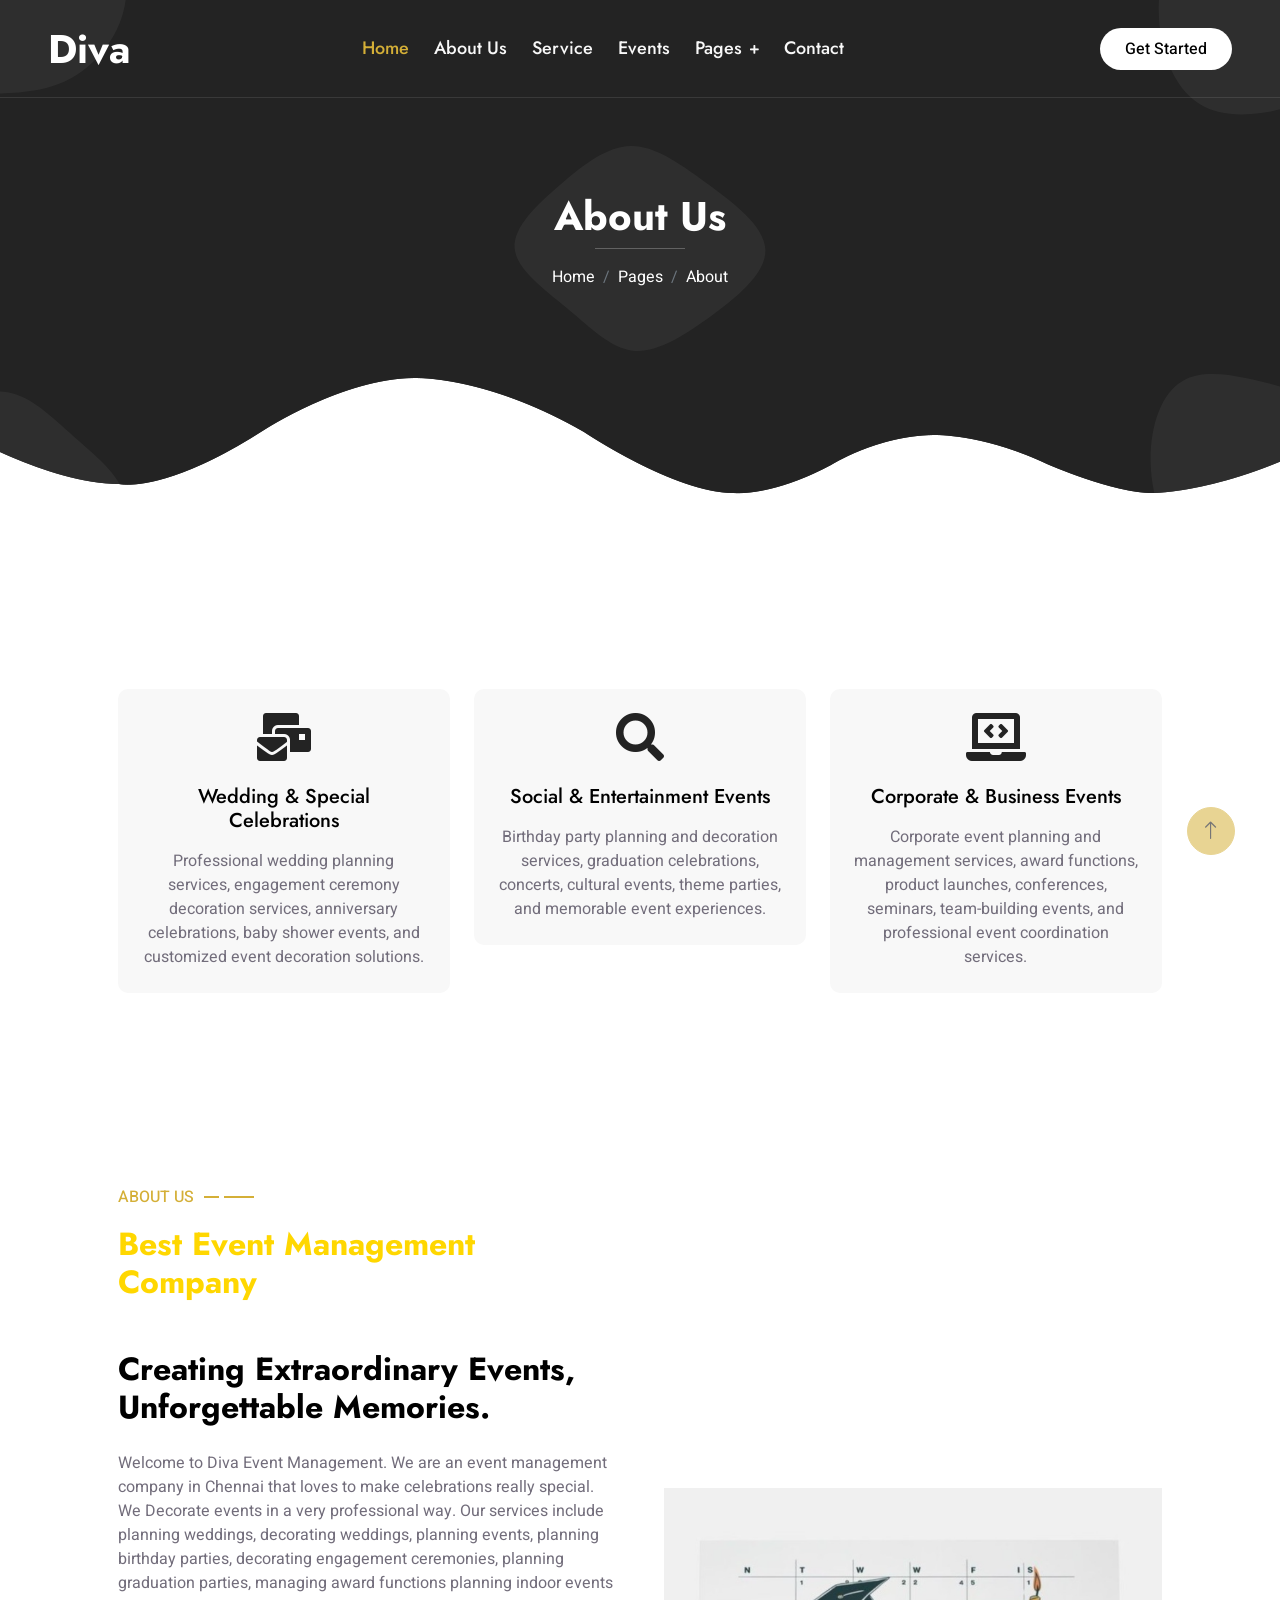
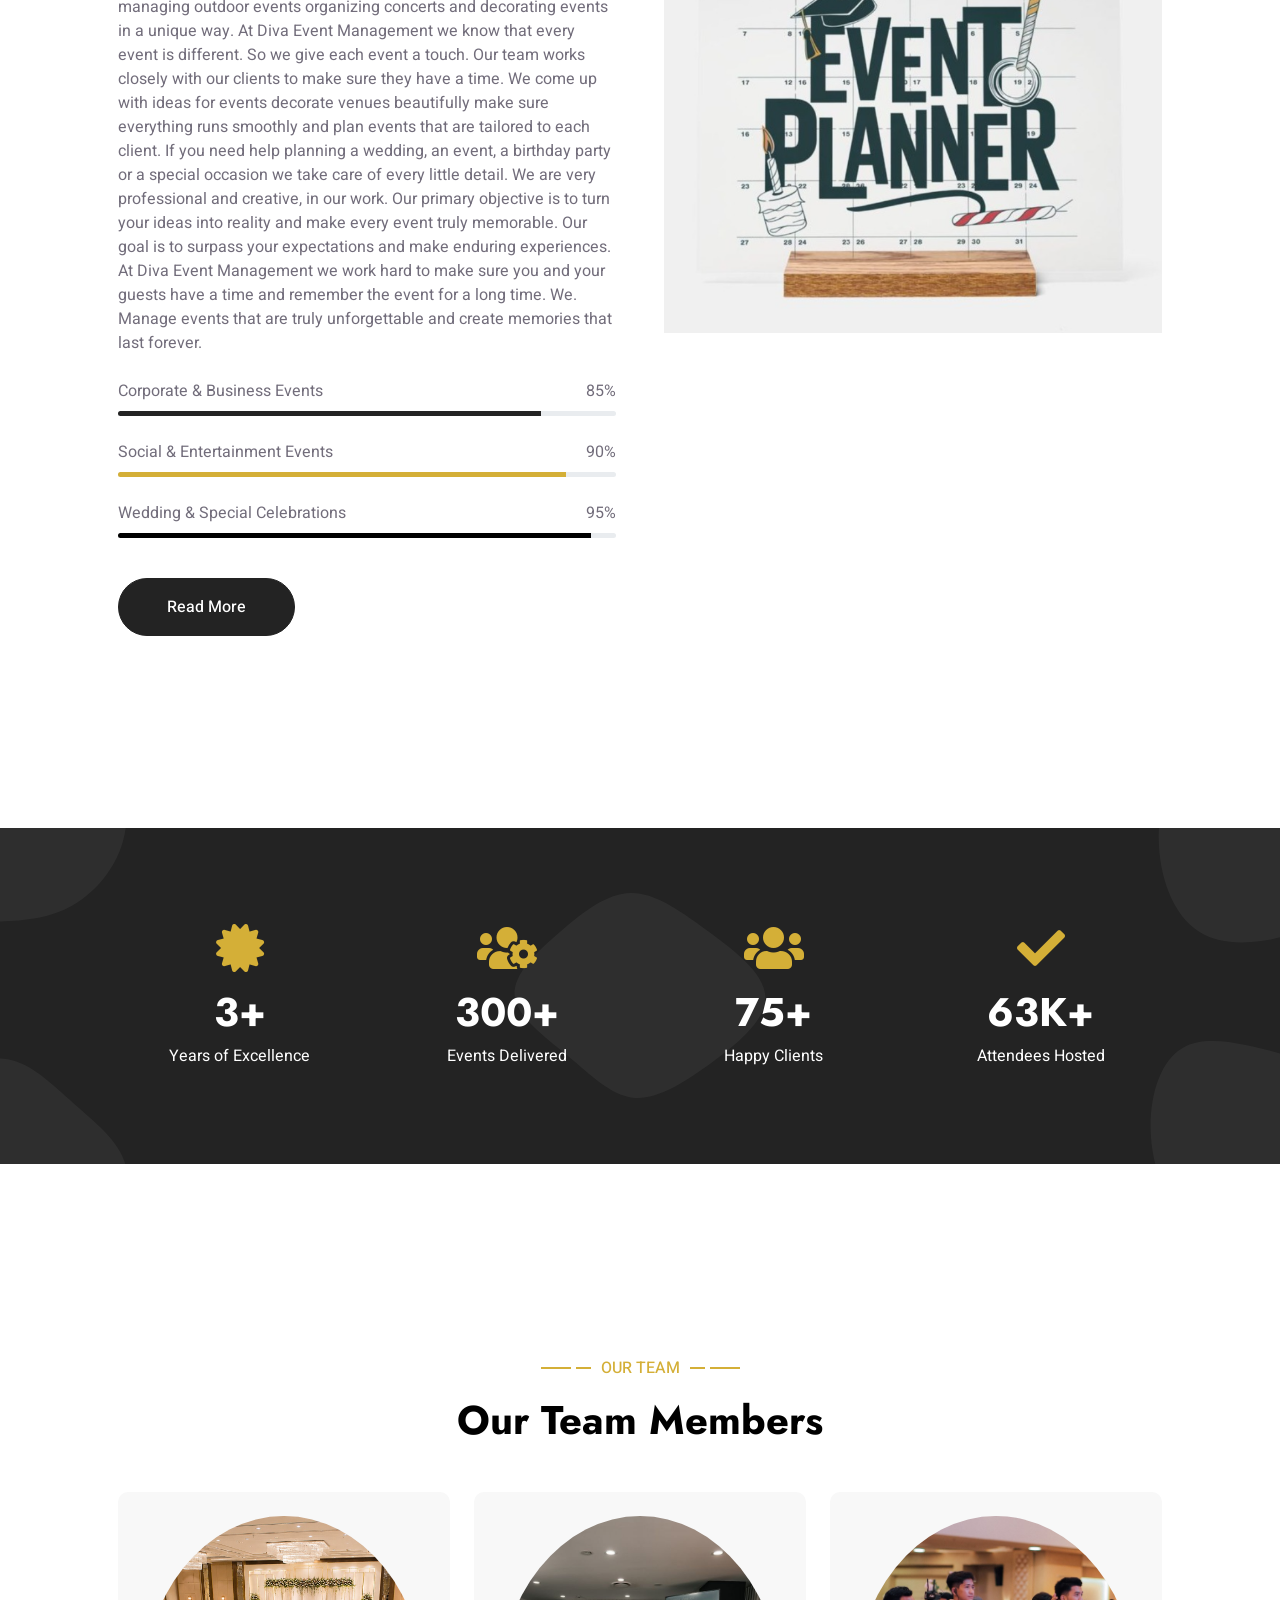
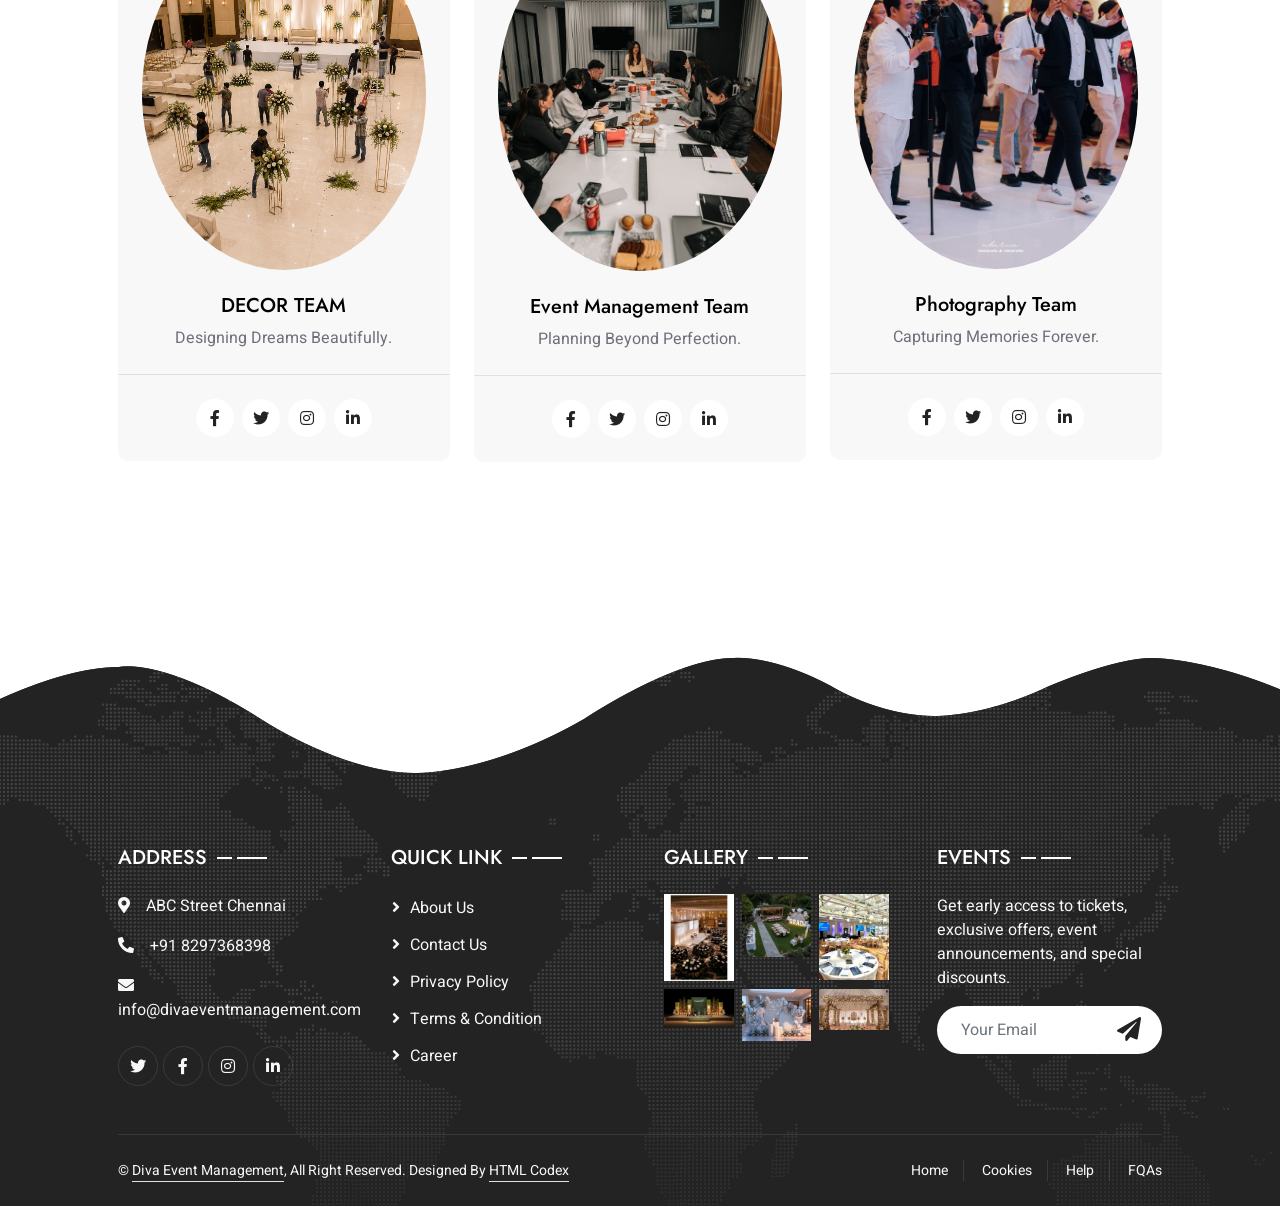
<file: about.html>
<!DOCTYPE html>
<html lang="en">

<head>
    <meta charset="utf-8">
    <title>Diva Event Management</title>
    <meta content="width=device-width, initial-scale=1.0" name="viewport">
    <meta content="" name="keywords">
    <meta content="" name="description">

    <!-- Favicon -->
    <link href="img/favicon.ico" rel="icon">

    <!-- Google Web Fonts -->
    <link rel="preconnect" href="https://fonts.googleapis.com">
    <link rel="preconnect" href="https://fonts.gstatic.com" crossorigin>
    <link href="https://fonts.googleapis.com/css2?family=Heebo:wght@400;500&family=Jost:wght@500;600;700&display=swap" rel="stylesheet"> 

    <!-- Icon Font Stylesheet -->
    <link href="https://cdnjs.cloudflare.com/ajax/libs/font-awesome/5.10.0/css/all.min.css" rel="stylesheet">
    <link href="https://cdn.jsdelivr.net/npm/bootstrap-icons@1.4.1/font/bootstrap-icons.css" rel="stylesheet">

    <!-- Libraries Stylesheet -->
    <link href="lib/animate/animate.min.css" rel="stylesheet">
    <link href="lib/owlcarousel/assets/owl.carousel.min.css" rel="stylesheet">
    <link href="lib/lightbox/css/lightbox.min.css" rel="stylesheet">

    <!-- Customized Bootstrap Stylesheet -->
    <link href="css/bootstrap.min.css" rel="stylesheet">

    <!-- Template Stylesheet -->
    <link href="css/style.css" rel="stylesheet">
</head>

<body>
    <div class="container-xxl bg-white p-0">
        <!-- Spinner Start -->
        <div id="spinner" class="show bg-white position-fixed translate-middle w-100 vh-100 top-50 start-50 d-flex align-items-center justify-content-center">
            <div class="spinner-grow text-primary" style="width: 3rem; height: 3rem;" role="status">
                <span class="sr-only">Loading...</span>
            </div>
        </div>
        <!-- Spinner End -->


        <!-- Navbar & Hero Start -->
        <div class="container-xxl position-relative p-0">
            <nav class="navbar navbar-expand-lg navbar-light px-4 px-lg-5 py-3 py-lg-0">
                <a href="" class="navbar-brand p-0">
                    <h1 class="m-0">Diva</h1>
                    <!-- <img src="img/logo.png" alt="Logo"> -->
                </a>
                <button class="navbar-toggler" type="button" data-bs-toggle="collapse" data-bs-target="#navbarCollapse">
                    <span class="fa fa-bars"></span>
                </button>
                <div class="collapse navbar-collapse" id="navbarCollapse">
                    <div class="navbar-nav mx-auto py-0">
                        <a href="index.html" class="nav-item nav-link active">Home</a>
                        <a href="about.html" class="nav-item nav-link">About Us</a>
                        <a href="service.html" class="nav-item nav-link">Service</a>
                        <a href="project.html" class="nav-item nav-link">Events</a>
                        <div class="nav-item dropdown">
                            <a href="#" class="nav-link dropdown-toggle" data-bs-toggle="dropdown">Pages</a>
                            <div class="dropdown-menu m-0">
                                <a href="team.html" class="dropdown-item">Our Team</a>
                                <a href="testimonial.html" class="dropdown-item">Testimonial</a>
                                <a href="404.html" class="dropdown-item">404 Page</a>
                            </div>
                        </div>
                        <a href="contact.html" class="nav-item nav-link">Contact</a>
                    </div>
                    <a href="" class="btn rounded-pill py-2 px-4 ms-3 d-none d-lg-block">Get Started</a>
                </div>
            </nav>

            <div class="container-xxl py-5 bg-primary hero-header">
                <div class="container my-5 py-5 px-lg-5">
                    <div class="row g-5 py-5">
                        <div class="col-12 text-center">
                            <h1 class="text-white animated slideInDown">About Us</h1>
                            <hr class="bg-white mx-auto mt-0" style="width: 90px;">
                            <nav aria-label="breadcrumb">
                                <ol class="breadcrumb justify-content-center">
                                    <li class="breadcrumb-item"><a class="text-white" href="#">Home</a></li>
                                    <li class="breadcrumb-item"><a class="text-white" href="#">Pages</a></li>
                                    <li class="breadcrumb-item text-white active" aria-current="page">About</li>
                                </ol>
                            </nav>
                        </div>
                    </div>
                </div>
            </div>
        </div>
        <!-- Navbar & Hero End -->


        <!-- Feature Start -->
        <div class="container-xxl py-5">
            <div class="container py-5 px-lg-5">
                <div class="row g-4">
                    <div class="col-lg-4 wow fadeInUp" data-wow-delay="0.1s">
                        <div class="feature-item bg-light rounded text-center p-4">
                            <i class="fa fa-3x fa-mail-bulk text-primary mb-4"></i>
                            <h5 class="mb-3">Wedding & Special Celebrations</h5>
                            <p class="m-0">Professional wedding planning services, engagement ceremony decoration services, anniversary celebrations, baby shower events, and customized event decoration solutions.</p>
                        </div>
                    </div>
                    <div class="col-lg-4 wow fadeInUp" data-wow-delay="0.3s">
                        <div class="feature-item bg-light rounded text-center p-4">
                            <i class="fa fa-3x fa-search text-primary mb-4"></i>
                            <h5 class="mb-3">Social & Entertainment Events</h5>
                            <p class="m-0">Birthday party planning and decoration services, graduation celebrations, concerts, cultural events, theme parties, and memorable event experiences.</p>
                        </div>
                    </div>
                    <div class="col-lg-4 wow fadeInUp" data-wow-delay="0.5s">
                        <div class="feature-item bg-light rounded text-center p-4">
                            <i class="fa fa-3x fa-laptop-code text-primary mb-4"></i>
                            <h5 class="mb-3">Corporate & Business Events</h5>
                            <p class="m-0">Corporate event planning and management services, award functions, product launches, conferences, seminars, team-building events, and professional event coordination services.</p>
                        </div>
                    </div>
                </div>
            </div>
        </div>
        <!-- Feature End -->


        <!-- About Start -->
        <div class="container-xxl py-5">
            <div class="container py-5 px-lg-5">
                <div class="row g-5 align-items-center">
                    <div class="col-lg-6 wow fadeInUp" data-wow-delay="0.1s">
                        <p class="section-title text-secondary">About Us<span></span></p>
						<h2 class="mb-4 animated slideInDown" style="color: #FFD700;">Best Event Management Company</h2>
                        <h1 class="mb-5"><h2 class="text-black mb-4 animated slideInDown">Creating Extraordinary Events, Unforgettable Memories.</h2></h1>
                        <p class="mb-4">Welcome to Diva Event Management. We are an event management company in Chennai that loves to make celebrations really special. We Decorate events in a very professional way. Our services include planning weddings, decorating weddings, planning events, planning birthday parties, decorating engagement ceremonies, planning graduation parties, managing award functions planning indoor events managing outdoor events organizing concerts and decorating events in a unique way. At Diva Event Management we know that every event is different. So we give each event a touch. Our team works closely with our clients to make sure they have a time. We come up with ideas for events decorate venues beautifully make sure everything runs smoothly and plan events that are tailored to each client. If you need help planning a wedding, an event, a birthday party or a special occasion we take care of every little detail. We are very professional and creative, in our work. Our primary objective is to turn your ideas into reality and make every event truly memorable. Our goal is to surpass your expectations and make enduring experiences. At Diva Event Management we work hard to make sure you and your guests have a time and remember the event for a long time. We. Manage events that are truly unforgettable and create memories that last forever.</p>
                        <div class="skill mb-4">
                            <div class="d-flex justify-content-between">
                                <p class="mb-2">Corporate & Business Events </p>
                                <p class="mb-2">85%</p>
                            </div>
                            <div class="progress">
                                <div class="progress-bar bg-primary" role="progressbar" aria-valuenow="85" aria-valuemin="0" aria-valuemax="100"></div>
                            </div>
                        </div>
                        <div class="skill mb-4">
                            <div class="d-flex justify-content-between">
                                <p class="mb-2">Social & Entertainment Events</p>
                                <p class="mb-2">90%</p>
                            </div>
                            <div class="progress">
                                <div class="progress-bar bg-secondary" role="progressbar" aria-valuenow="90" aria-valuemin="0" aria-valuemax="100"></div>
                            </div>
                        </div>
                        <div class="skill mb-4">
                            <div class="d-flex justify-content-between">
                                <p class="mb-2">Wedding & Special Celebrations</p>
                                <p class="mb-2">95%</p>
                            </div>
                            <div class="progress">
                                <div class="progress-bar bg-dark" role="progressbar" aria-valuenow="95" aria-valuemin="0" aria-valuemax="100"></div>
                            </div>
                        </div>
                        <a href="" class="btn btn-primary py-sm-3 px-sm-5 rounded-pill mt-3">Read More</a>
                    </div>
                    <div class="col-lg-6">
                        <img class="img-fluid wow zoomIn" data-wow-delay="0.5s" src="img/about.png">
                    </div>
                </div>
            </div>
        </div>
        <!-- About End -->


        <!-- Facts Start -->
        <div class="container-xxl bg-primary fact py-5 wow fadeInUp" data-wow-delay="0.1s">
        <div class="container py-5 px-lg-5">
            <div class="row g-4">
                <div class="col-md-6 col-lg-3 text-center wow fadeIn" data-wow-delay="0.1s">
                    <i class="fa fa-certificate fa-3x text-secondary mb-3"></i>
                    <h1 class="text-white mb-2">
                        <span data-toggle="counter-up">10</span>+
                    </h1>
                    <p class="text-white mb-0">Years of Excellence</p>
                </div>

                <div class="col-md-6 col-lg-3 text-center wow fadeIn" data-wow-delay="0.3s">
                    <i class="fa fa-users-cog fa-3x text-secondary mb-3"></i>
                    <h1 class="text-white mb-2">
                        <span data-toggle="counter-up">1200</span>+
                    </h1>
                    <p class="text-white mb-0">Events Delivered</p>
                </div>

                <div class="col-md-6 col-lg-3 text-center wow fadeIn" data-wow-delay="0.5s">
                    <i class="fa fa-users fa-3x text-secondary mb-3"></i>
                    <h1 class="text-white mb-2">
                        <span data-toggle="counter-up">300</span>+
                    </h1>
                    <p class="text-white mb-0">Happy Clients</p>
                </div>

                <div class="col-md-6 col-lg-3 text-center wow fadeIn" data-wow-delay="0.7s">
                    <i class="fa fa-check fa-3x text-secondary mb-3"></i>
                    <h1 class="text-white mb-2">
                        <span data-toggle="counter-up">250</span>K+
                    </h1>
                    <p class="text-white mb-0">Attendees Hosted</p>
                </div>
            </div>
        </div>
    </div>
    <!-- Facts End -->
        

        
        <!-- Team Start -->
        <div class="container-xxl py-5">
            <div class="container py-5 px-lg-5">
                <div class="wow fadeInUp" data-wow-delay="0.1s">
                    <p class="section-title text-secondary justify-content-center"><span></span>Our Team<span></span></p>
                    <h1 class="text-center mb-5">Our Team Members</h1>
                </div>
                <div class="row g-4">
                    <div class="col-lg-4 col-md-6 wow fadeInUp" data-wow-delay="0.1s">
                        <div class="team-item bg-light rounded">
                            <div class="text-center border-bottom p-4">
                                <img class="img-fluid rounded-circle mb-4" src="img/team-1.jpg" alt="">
                                <h5>DECOR TEAM</h5>
                                <span>Designing Dreams Beautifully.</span>
                            </div>
                            <div class="d-flex justify-content-center p-4">
                                <a class="btn btn-square mx-1" href=""><i class="fab fa-facebook-f"></i></a>
                                <a class="btn btn-square mx-1" href=""><i class="fab fa-twitter"></i></a>
                                <a class="btn btn-square mx-1" href=""><i class="fab fa-instagram"></i></a>
                                <a class="btn btn-square mx-1" href=""><i class="fab fa-linkedin-in"></i></a>
                            </div>
                        </div>
                    </div>
                    <div class="col-lg-4 col-md-6 wow fadeInUp" data-wow-delay="0.3s">
                        <div class="team-item bg-light rounded">
                            <div class="text-center border-bottom p-4">
                                <img class="img-fluid rounded-circle mb-4" src="img/team-2.jpg" alt="">
                                <h5>Event Management Team</h5>
                                <span>Planning Beyond Perfection.</span>
                            </div>
                            <div class="d-flex justify-content-center p-4">
                                <a class="btn btn-square mx-1" href=""><i class="fab fa-facebook-f"></i></a>
                                <a class="btn btn-square mx-1" href=""><i class="fab fa-twitter"></i></a>
                                <a class="btn btn-square mx-1" href=""><i class="fab fa-instagram"></i></a>
                                <a class="btn btn-square mx-1" href=""><i class="fab fa-linkedin-in"></i></a>
                            </div>
                        </div>
                    </div>
                    <div class="col-lg-4 col-md-6 wow fadeInUp" data-wow-delay="0.5s">
                        <div class="team-item bg-light rounded">
                            <div class="text-center border-bottom p-4">
                                <img class="img-fluid rounded-circle mb-4" src="img/team-3.jpg" alt="">
                                <h5>Photography Team</h5>
                                <span>Capturing Memories Forever.</span>
                            </div>
                            <div class="d-flex justify-content-center p-4">
                                <a class="btn btn-square mx-1" href=""><i class="fab fa-facebook-f"></i></a>
                                <a class="btn btn-square mx-1" href=""><i class="fab fa-twitter"></i></a>
                                <a class="btn btn-square mx-1" href=""><i class="fab fa-instagram"></i></a>
                                <a class="btn btn-square mx-1" href=""><i class="fab fa-linkedin-in"></i></a>
                            </div>
                        </div>
                    </div>
                    
                </div>
            </div>
        </div>
        <!-- Team End -->
        
        

        <!-- Footer Start -->
        <div class="container-fluid bg-primary text-light footer wow fadeIn" data-wow-delay="0.1s">
            <div class="container py-5 px-lg-5">
                <div class="row g-5">
                    <div class="col-md-6 col-lg-3">
                        <p class="section-title text-white h5 mb-4">Address<span></span></p>
                        <p><i class="fa fa-map-marker-alt me-3"></i>ABC Street Chennai</p>
                        <p><i class="fa fa-phone-alt me-3"></i>+91 8297368398</p>
                        <p><i class="fa fa-envelope me-3"></i>info@divaeventmanagement.com</p>
                        <div class="d-flex pt-2">
                            <a class="btn btn-outline-light btn-social" href=""><i class="fab fa-twitter"></i></a>
                            <a class="btn btn-outline-light btn-social" href=""><i class="fab fa-facebook-f"></i></a>
                            <a class="btn btn-outline-light btn-social" href=""><i class="fab fa-instagram"></i></a>
                            <a class="btn btn-outline-light btn-social" href=""><i class="fab fa-linkedin-in"></i></a>
                        </div>
                    </div>
                    <div class="col-md-6 col-lg-3">
                        <p class="section-title text-white h5 mb-4">Quick Link<span></span></p>
                        <a class="btn btn-link" href="">About Us</a>
                        <a class="btn btn-link" href="">Contact Us</a>
                        <a class="btn btn-link" href="">Privacy Policy</a>
                        <a class="btn btn-link" href="">Terms & Condition</a>
                        <a class="btn btn-link" href="">Career</a>
                    </div>
                    <div class="col-md-6 col-lg-3">
                        <p class="section-title text-white h5 mb-4">Gallery<span></span></p>
                        <div class="row g-2">
                            <div class="col-4">
                                <img class="img-fluid" src="img/portfolio-1.jpg" alt="Image">
                            </div>
                            <div class="col-4">
                                <img class="img-fluid" src="img/portfolio-2.jpg" alt="Image">
                            </div>
                            <div class="col-4">
                                <img class="img-fluid" src="img/portfolio-3.jpg" alt="Image">
                            </div>
                            <div class="col-4">
                                <img class="img-fluid" src="img/portfolio-4.jpg" alt="Image">
                            </div>
                            <div class="col-4">
                                <img class="img-fluid" src="img/portfolio-5.jpg" alt="Image">
                            </div>
                            <div class="col-4">
                                <img class="img-fluid" src="img/portfolio-6.jpg" alt="Image">
                            </div>
                        </div>
                    </div>
                    <div class="col-md-6 col-lg-3">
                        <p class="section-title text-white h5 mb-4">Events<span></span></p>
                        <p>Get early access to tickets, exclusive offers, event announcements, and special discounts.</p>
                        <div class="position-relative w-100 mt-3">
                            <input class="form-control border-0 rounded-pill w-100 ps-4 pe-5" type="text" placeholder="Your Email" style="height: 48px;">
                            <button type="button" class="btn shadow-none position-absolute top-0 end-0 mt-1 me-2"><i class="fa fa-paper-plane text-primary fs-4"></i></button>
                        </div>
                    </div>
                </div>
            </div>
            <div class="container px-lg-5">
                <div class="copyright">
                    <div class="row">
                        <div class="col-md-6 text-center text-md-start mb-3 mb-md-0">
                            &copy; <a class="border-bottom" href="#">Diva Event Management</a>, All Right Reserved. 
							
							<!--/*** This template is free as long as you keep the footer author’s credit link/attribution link/backlink. If you'd like to use the template without the footer author’s credit link/attribution link/backlink, you can purchase the Credit Removal License from "https://htmlcodex.com/credit-removal". Thank you for your support. ***/-->
							Designed By <a class="border-bottom" href="https://htmlcodex.com">HTML Codex</a>
                        </div>
                        <div class="col-md-6 text-center text-md-end">
                            <div class="footer-menu">
                                <a href="">Home</a>
                                <a href="">Cookies</a>
                                <a href="">Help</a>
                                <a href="">FQAs</a>
                            </div>
                        </div>
                    </div>
                </div>
            </div>
        </div>
        <!-- Footer End -->


        <!-- Back to Top -->
        <a href="#" class="btn btn-lg btn-secondary btn-lg-square back-to-top"><i class="bi bi-arrow-up"></i></a>
    </div>

    <!-- JavaScript Libraries -->
    <script src="https://code.jquery.com/jquery-3.4.1.min.js"></script>
    <script src="https://cdn.jsdelivr.net/npm/bootstrap@5.0.0/dist/js/bootstrap.bundle.min.js"></script>
    <script src="lib/wow/wow.min.js"></script>
    <script src="lib/easing/easing.min.js"></script>
    <script src="lib/waypoints/waypoints.min.js"></script>
    <script src="lib/counterup/counterup.min.js"></script>
    <script src="lib/owlcarousel/owl.carousel.min.js"></script>
    <script src="lib/isotope/isotope.pkgd.min.js"></script>
    <script src="lib/lightbox/js/lightbox.min.js"></script>

    <!-- Template Javascript -->
    <script src="js/main.js"></script>
</body>

</html>
</file>
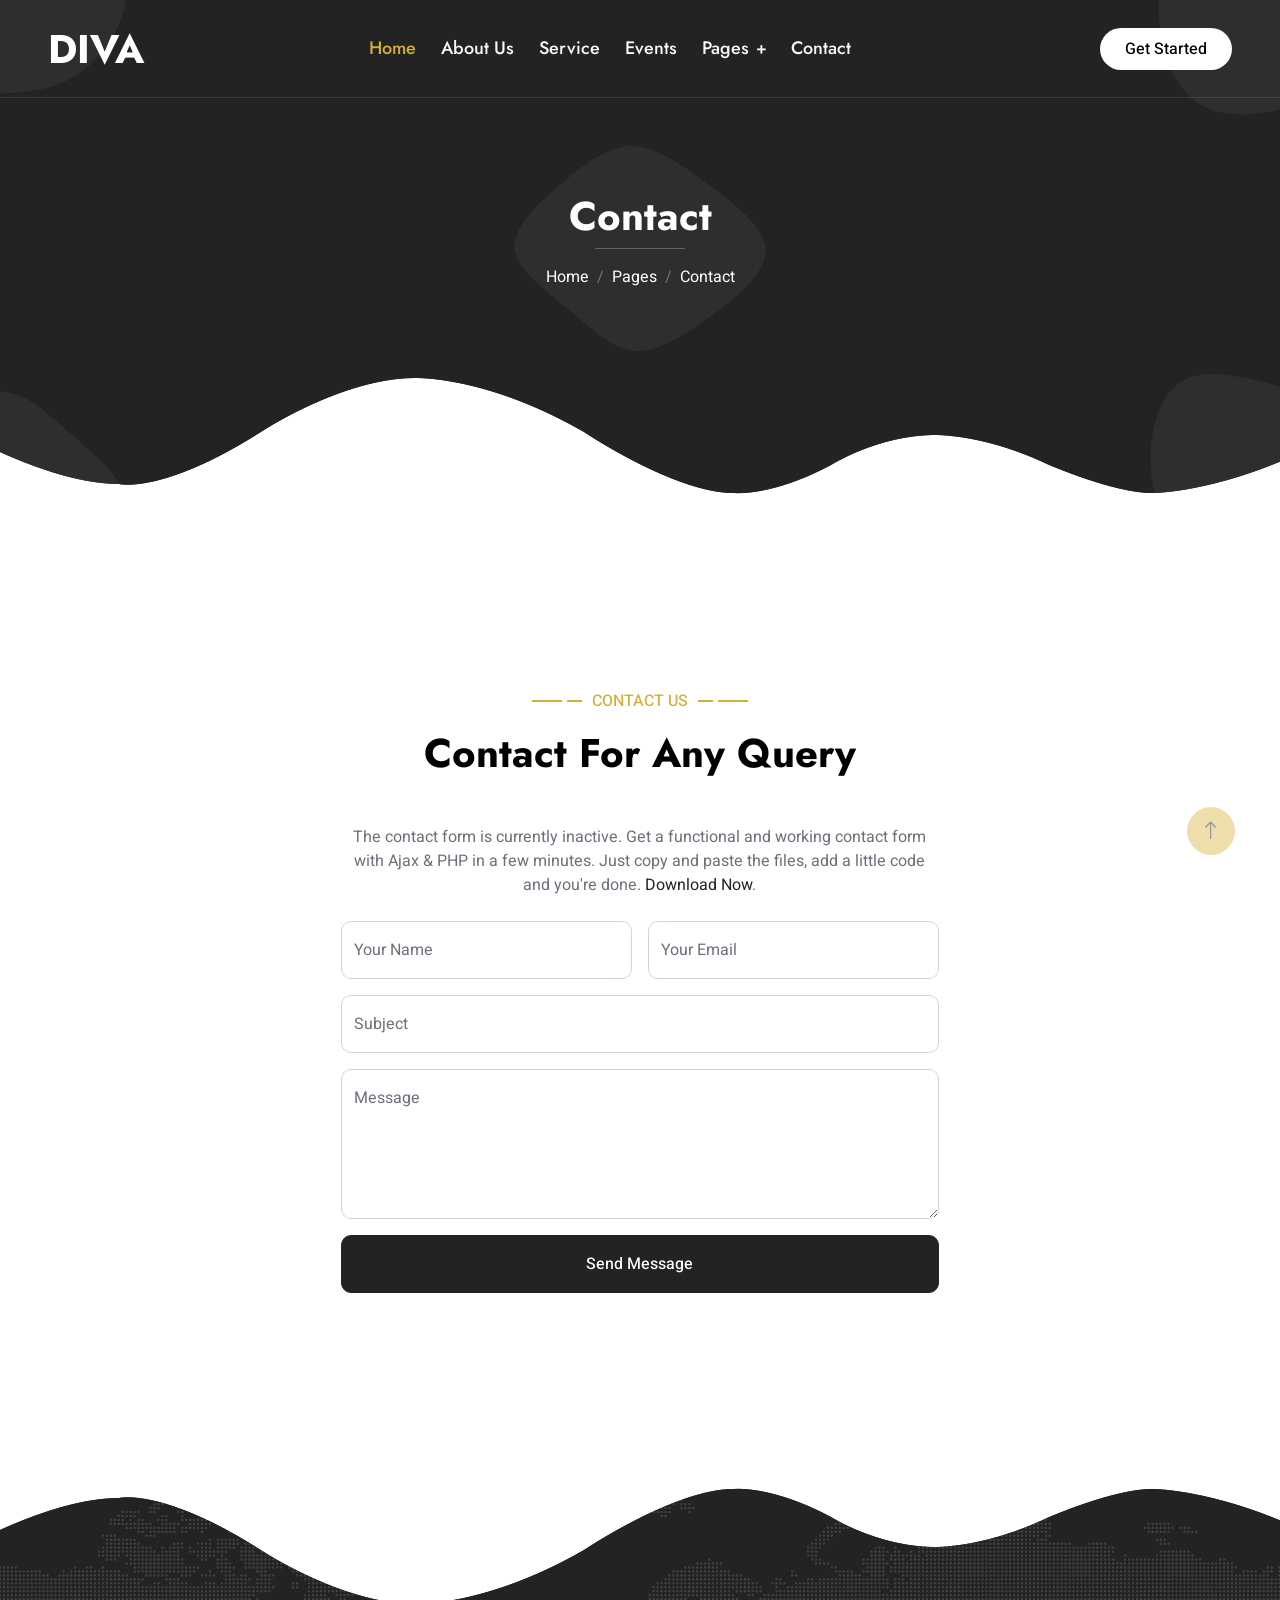
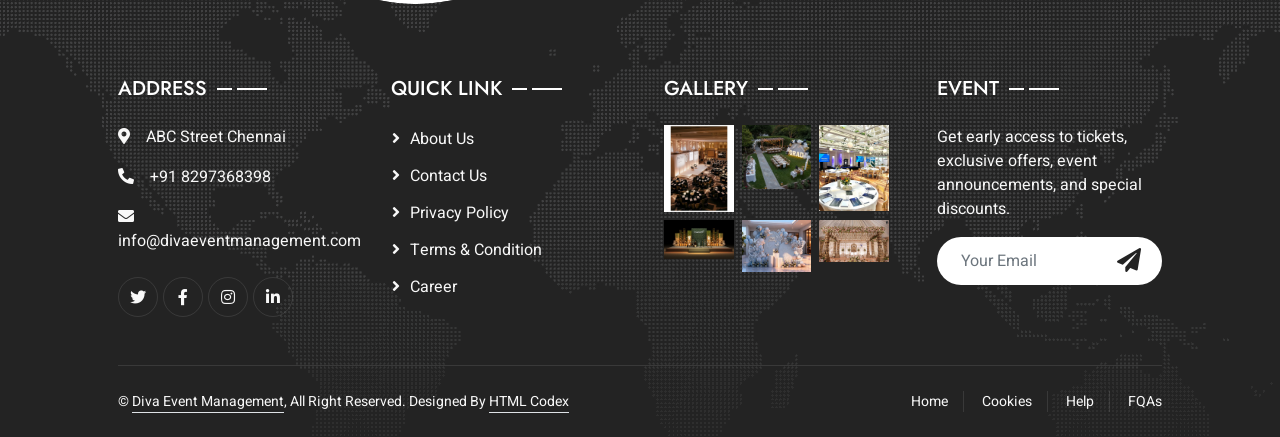
<file: contact.html>
<!DOCTYPE html>
<html lang="en">

<head>
    <meta charset="utf-8">
    <title>Diva Event Management</title>
    <meta content="width=device-width, initial-scale=1.0" name="viewport">
    <meta content="" name="keywords">
    <meta content="" name="description">

    <!-- Favicon -->
    <link href="img/favicon.ico" rel="icon">

    <!-- Google Web Fonts -->
    <link rel="preconnect" href="https://fonts.googleapis.com">
    <link rel="preconnect" href="https://fonts.gstatic.com" crossorigin>
    <link href="https://fonts.googleapis.com/css2?family=Heebo:wght@400;500&family=Jost:wght@500;600;700&display=swap" rel="stylesheet"> 

    <!-- Icon Font Stylesheet -->
    <link href="https://cdnjs.cloudflare.com/ajax/libs/font-awesome/5.10.0/css/all.min.css" rel="stylesheet">
    <link href="https://cdn.jsdelivr.net/npm/bootstrap-icons@1.4.1/font/bootstrap-icons.css" rel="stylesheet">

    <!-- Libraries Stylesheet -->
    <link href="lib/animate/animate.min.css" rel="stylesheet">
    <link href="lib/owlcarousel/assets/owl.carousel.min.css" rel="stylesheet">
    <link href="lib/lightbox/css/lightbox.min.css" rel="stylesheet">

    <!-- Customized Bootstrap Stylesheet -->
    <link href="css/bootstrap.min.css" rel="stylesheet">

    <!-- Template Stylesheet -->
    <link href="css/style.css" rel="stylesheet">
</head>

<body>
    <div class="container-xxl bg-white p-0">
        <!-- Spinner Start -->
        <div id="spinner" class="show bg-white position-fixed translate-middle w-100 vh-100 top-50 start-50 d-flex align-items-center justify-content-center">
            <div class="spinner-grow text-primary" style="width: 3rem; height: 3rem;" role="status">
                <span class="sr-only">Loading...</span>
            </div>
        </div>
        <!-- Spinner End -->


        <!-- Navbar & Hero Start -->
        <div class="container-xxl position-relative p-0">
            <nav class="navbar navbar-expand-lg navbar-light px-4 px-lg-5 py-3 py-lg-0">
                <a href="" class="navbar-brand p-0">
                    <h1 class="m-0">DIVA</h1>
                    <!-- <img src="img/logo.png" alt="Logo"> -->
                </a>
                <button class="navbar-toggler" type="button" data-bs-toggle="collapse" data-bs-target="#navbarCollapse">
                    <span class="fa fa-bars"></span>
                </button>
                <div class="collapse navbar-collapse" id="navbarCollapse">
                    <div class="navbar-nav mx-auto py-0">
                        <a href="index.html" class="nav-item nav-link active">Home</a>
                        <a href="about.html" class="nav-item nav-link">About Us</a>
                        <a href="service.html" class="nav-item nav-link">Service</a>
                        <a href="project.html" class="nav-item nav-link">Events</a>
                        <div class="nav-item dropdown">
                            <a href="#" class="nav-link dropdown-toggle" data-bs-toggle="dropdown">Pages</a>
                            <div class="dropdown-menu m-0">
                                <a href="team.html" class="dropdown-item">Our Team</a>
                                <a href="testimonial.html" class="dropdown-item">Testimonial</a>
                                <a href="404.html" class="dropdown-item">404 Page</a>
                            </div>
                        </div>
                        <a href="contact.html" class="nav-item nav-link">Contact</a>
                    </div>
                    <a href="" class="btn rounded-pill py-2 px-4 ms-3 d-none d-lg-block">Get Started</a>
                </div>
            </nav>

            <div class="container-xxl py-5 bg-primary hero-header">
                <div class="container my-5 py-5 px-lg-5">
                    <div class="row g-5 py-5">
                        <div class="col-12 text-center">
                            <h1 class="text-white animated slideInDown">Contact</h1>
                            <hr class="bg-white mx-auto mt-0" style="width: 90px;">
                            <nav aria-label="breadcrumb">
                                <ol class="breadcrumb justify-content-center">
                                    <li class="breadcrumb-item"><a class="text-white" href="#">Home</a></li>
                                    <li class="breadcrumb-item"><a class="text-white" href="#">Pages</a></li>
                                    <li class="breadcrumb-item text-white active" aria-current="page">Contact</li>
                                </ol>
                            </nav>
                        </div>
                    </div>
                </div>
            </div>
        </div>
        <!-- Navbar & Hero End -->


        <!-- Contact Start -->
        <div class="container-xxl py-5">
            <div class="container py-5 px-lg-5">
                <div class="wow fadeInUp" data-wow-delay="0.1s">
                    <p class="section-title text-secondary justify-content-center"><span></span>Contact Us<span></span></p>
                    <h1 class="text-center mb-5">Contact For Any Query</h1>
                </div>
                <div class="row justify-content-center">
                    <div class="col-lg-7">
                        <div class="wow fadeInUp" data-wow-delay="0.3s">
                            <p class="text-center mb-4">The contact form is currently inactive. Get a functional and working contact form with Ajax & PHP in a few minutes. Just copy and paste the files, add a little code and you're done. <a href="https://htmlcodex.com/contact-form">Download Now</a>.</p>
                            <form>
                                <div class="row g-3">
                                    <div class="col-md-6">
                                        <div class="form-floating">
                                            <input type="text" class="form-control" id="name" placeholder="Your Name">
                                            <label for="name">Your Name</label>
                                        </div>
                                    </div>
                                    <div class="col-md-6">
                                        <div class="form-floating">
                                            <input type="email" class="form-control" id="email" placeholder="Your Email">
                                            <label for="email">Your Email</label>
                                        </div>
                                    </div>
                                    <div class="col-12">
                                        <div class="form-floating">
                                            <input type="text" class="form-control" id="subject" placeholder="Subject">
                                            <label for="subject">Subject</label>
                                        </div>
                                    </div>
                                    <div class="col-12">
                                        <div class="form-floating">
                                            <textarea class="form-control" placeholder="Leave a message here" id="message" style="height: 150px"></textarea>
                                            <label for="message">Message</label>
                                        </div>
                                    </div>
                                    <div class="col-12">
                                        <button class="btn btn-primary w-100 py-3" type="submit">Send Message</button>
                                    </div>
                                </div>
                            </form>
                        </div>
                    </div>
                </div>
            </div>
        </div>
        <!-- Contact End -->
        

         <!-- Footer Start -->
        <div class="container-fluid bg-primary text-light footer wow fadeIn" data-wow-delay="0.1s">
            <div class="container py-5 px-lg-5">
                <div class="row g-5">
                    <div class="col-md-6 col-lg-3">
                        <p class="section-title text-white h5 mb-4">Address<span></span></p>
                        <p><i class="fa fa-map-marker-alt me-3"></i>ABC Street Chennai</p>
                        <p><i class="fa fa-phone-alt me-3"></i>+91 8297368398</p>
                        <p><i class="fa fa-envelope me-3"></i>info@divaeventmanagement.com</p>
                        <div class="d-flex pt-2">
                            <a class="btn btn-outline-light btn-social" href=""><i class="fab fa-twitter"></i></a>
                            <a class="btn btn-outline-light btn-social" href=""><i class="fab fa-facebook-f"></i></a>
                            <a class="btn btn-outline-light btn-social" href=""><i class="fab fa-instagram"></i></a>
                            <a class="btn btn-outline-light btn-social" href=""><i class="fab fa-linkedin-in"></i></a>
                        </div>
                    </div>
                    <div class="col-md-6 col-lg-3">
                        <p class="section-title text-white h5 mb-4">Quick Link<span></span></p>
                        <a class="btn btn-link" href="">About Us</a>
                        <a class="btn btn-link" href="">Contact Us</a>
                        <a class="btn btn-link" href="">Privacy Policy</a>
                        <a class="btn btn-link" href="">Terms & Condition</a>
                        <a class="btn btn-link" href="">Career</a>
                    </div>
                    <div class="col-md-6 col-lg-3">
                        <p class="section-title text-white h5 mb-4">Gallery<span></span></p>
                        <div class="row g-2">
                            <div class="col-4">
                                <img class="img-fluid" src="img/portfolio-1.jpg" alt="Image">
                            </div>
                            <div class="col-4">
                                <img class="img-fluid" src="img/portfolio-2.jpg" alt="Image">
                            </div>
                            <div class="col-4">
                                <img class="img-fluid" src="img/portfolio-3.jpg" alt="Image">
                            </div>
                            <div class="col-4">
                                <img class="img-fluid" src="img/portfolio-4.jpg" alt="Image">
                            </div>
                            <div class="col-4">
                                <img class="img-fluid" src="img/portfolio-5.jpg" alt="Image">
                            </div>
                            <div class="col-4">
                                <img class="img-fluid" src="img/portfolio-6.jpg" alt="Image">
                            </div>
                        </div>
                    </div>
                    <div class="col-md-6 col-lg-3">
                        <p class="section-title text-white h5 mb-4">EVENT<span></span></p>
                        <p>Get early access to tickets, exclusive offers, event announcements, and special discounts.</p>
                        <div class="position-relative w-100 mt-3">
                            <input class="form-control border-0 rounded-pill w-100 ps-4 pe-5" type="text" placeholder="Your Email" style="height: 48px;">
                            <button type="button" class="btn shadow-none position-absolute top-0 end-0 mt-1 me-2"><i class="fa fa-paper-plane text-primary fs-4"></i></button>
                        </div>
                    </div>
                </div>
            </div>
            <div class="container px-lg-5">
                <div class="copyright">
                    <div class="row">
                        <div class="col-md-6 text-center text-md-start mb-3 mb-md-0">
                            &copy; <a class="border-bottom" href="#">Diva Event Management</a>, All Right Reserved. 
							
							<!--/*** This template is free as long as you keep the footer author’s credit link/attribution link/backlink. If you'd like to use the template without the footer author’s credit link/attribution link/backlink, you can purchase the Credit Removal License from "https://htmlcodex.com/credit-removal". Thank you for your support. ***/-->
							Designed By <a class="border-bottom" href="https://htmlcodex.com">HTML Codex</a>
                        </div>
                        <div class="col-md-6 text-center text-md-end">
                            <div class="footer-menu">
                                <a href="">Home</a>
                                <a href="">Cookies</a>
                                <a href="">Help</a>
                                <a href="">FQAs</a>
                            </div>
                        </div>
                    </div>
                </div>
            </div>
        </div>
        <!-- Footer End -->



        <!-- Back to Top -->
        <a href="#" class="btn btn-lg btn-secondary btn-lg-square back-to-top"><i class="bi bi-arrow-up"></i></a>
    </div>

    <!-- JavaScript Libraries -->
    <script src="https://code.jquery.com/jquery-3.4.1.min.js"></script>
    <script src="https://cdn.jsdelivr.net/npm/bootstrap@5.0.0/dist/js/bootstrap.bundle.min.js"></script>
    <script src="lib/wow/wow.min.js"></script>
    <script src="lib/easing/easing.min.js"></script>
    <script src="lib/waypoints/waypoints.min.js"></script>
    <script src="lib/counterup/counterup.min.js"></script>
    <script src="lib/owlcarousel/owl.carousel.min.js"></script>
    <script src="lib/isotope/isotope.pkgd.min.js"></script>
    <script src="lib/lightbox/js/lightbox.min.js"></script>

    <!-- Template Javascript -->
    <script src="js/main.js"></script>
</body>

</html>
</file>
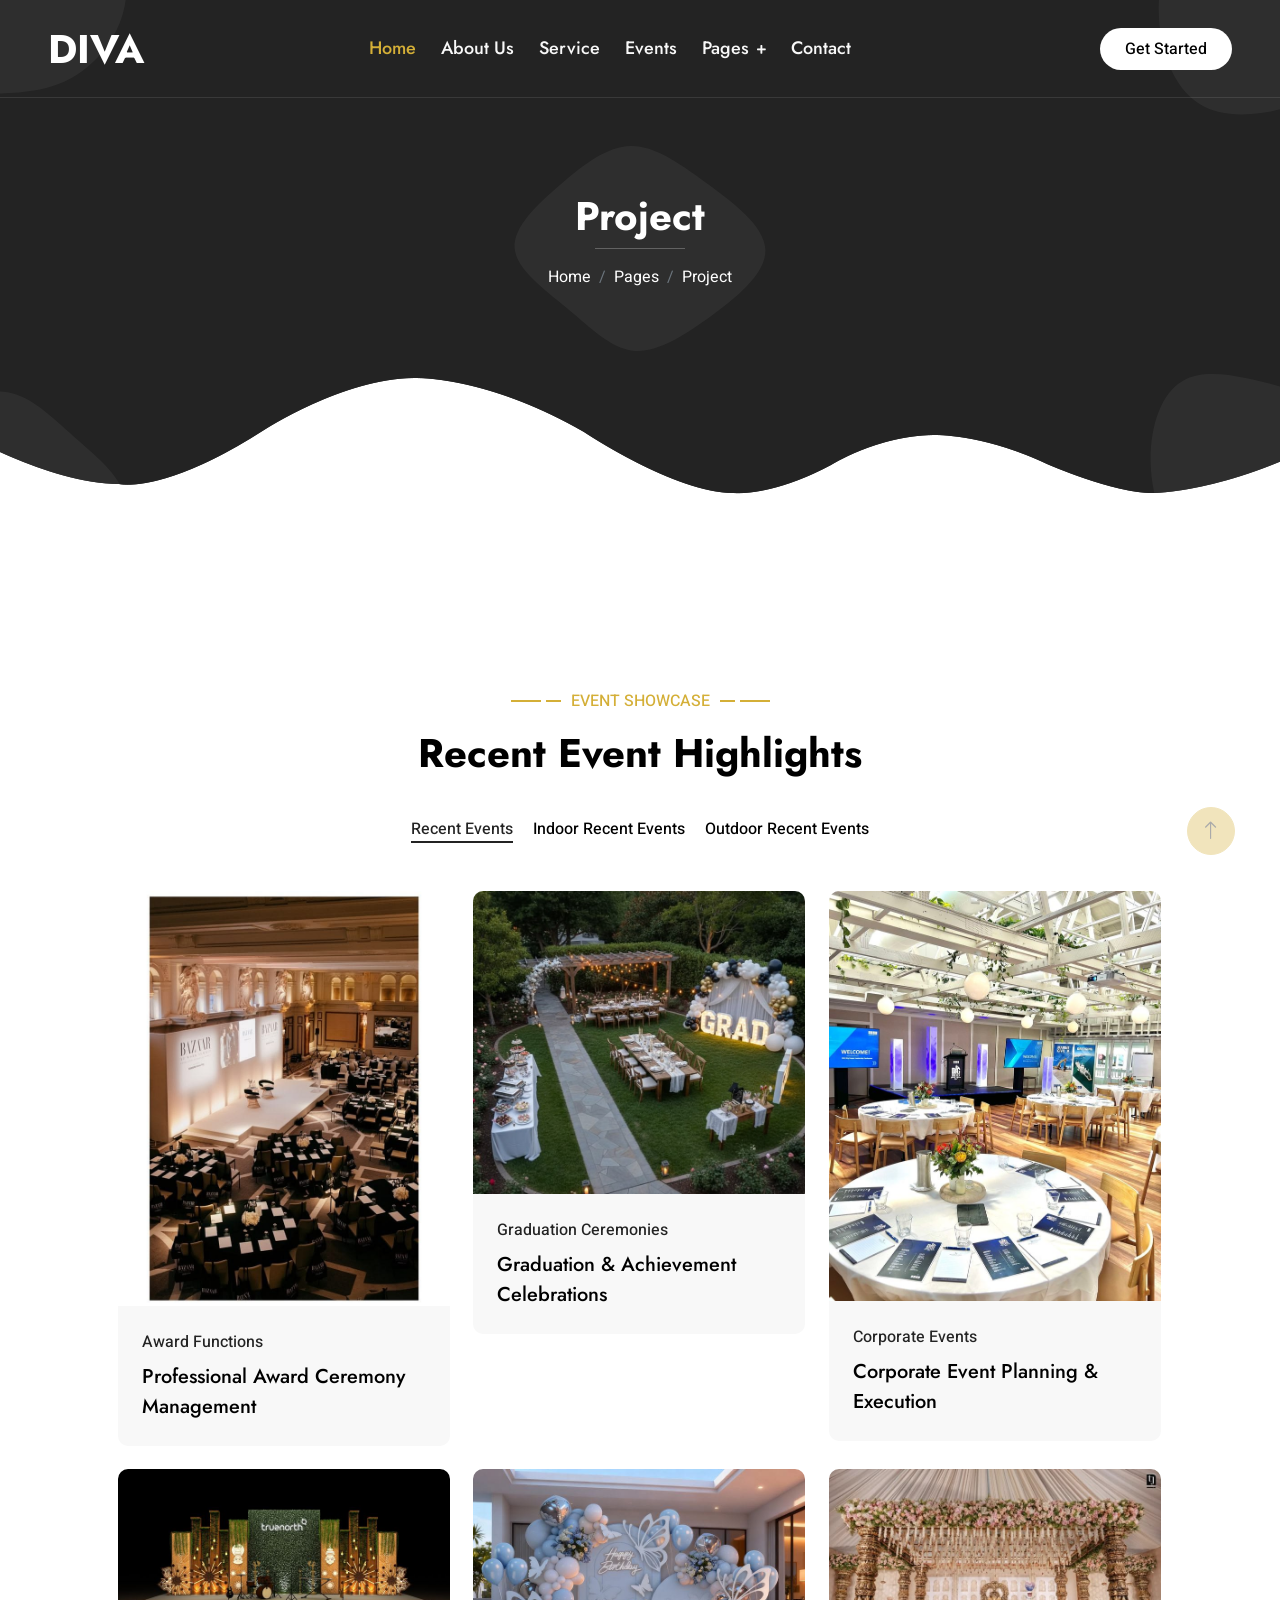
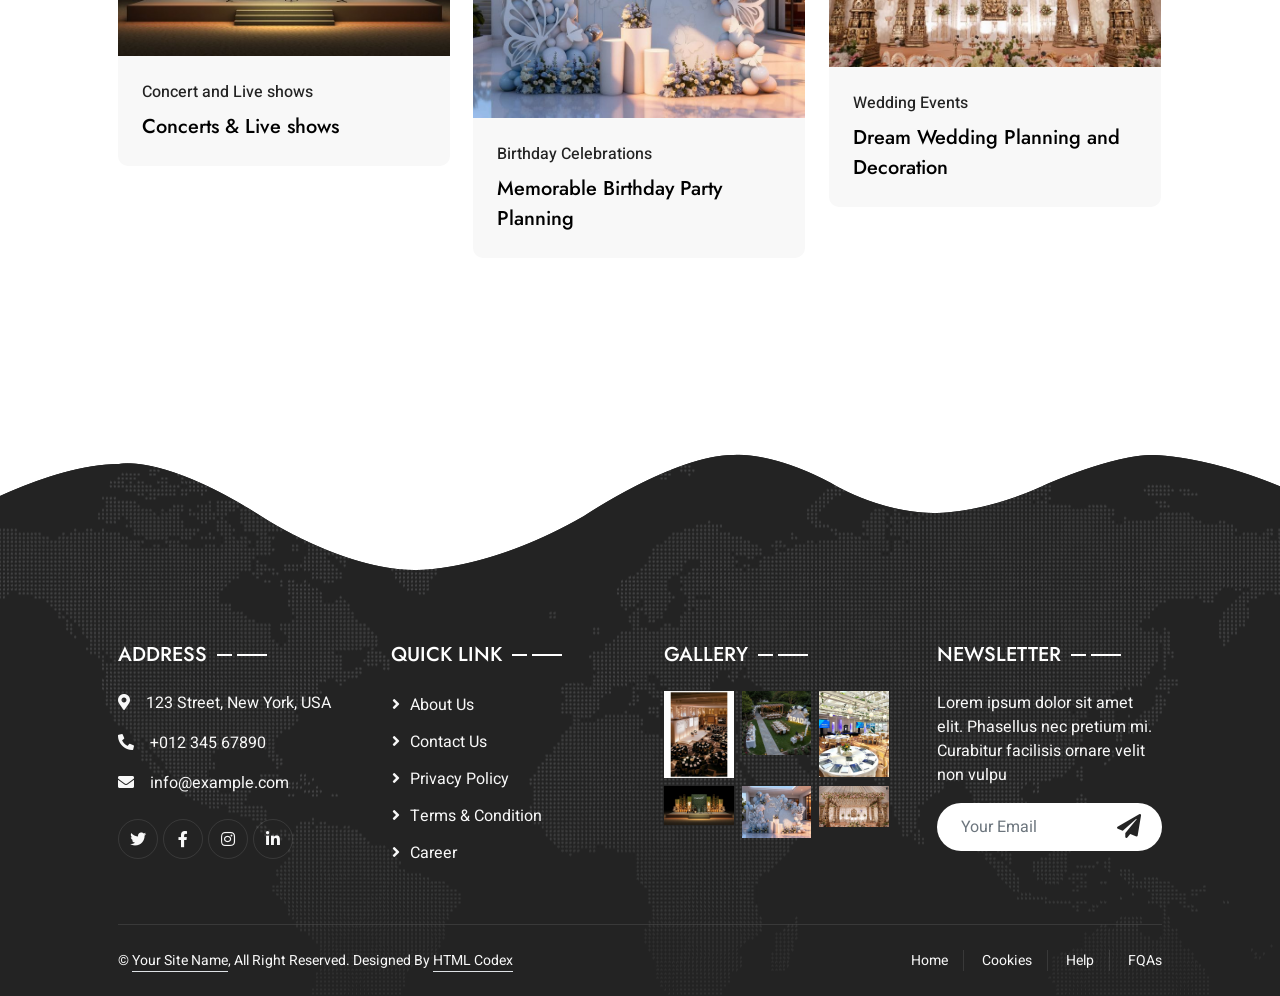
<file: project.html>
<!DOCTYPE html>
<html lang="en">

<head>
    <meta charset="utf-8">
    <title>Diva Event Management</title>
    <meta content="width=device-width, initial-scale=1.0" name="viewport">
    <meta content="" name="keywords">
    <meta content="" name="description">

    <!-- Favicon -->
    <link href="img/favicon.ico" rel="icon">

    <!-- Google Web Fonts -->
    <link rel="preconnect" href="https://fonts.googleapis.com">
    <link rel="preconnect" href="https://fonts.gstatic.com" crossorigin>
    <link href="https://fonts.googleapis.com/css2?family=Heebo:wght@400;500&family=Jost:wght@500;600;700&display=swap" rel="stylesheet"> 

    <!-- Icon Font Stylesheet -->
    <link href="https://cdnjs.cloudflare.com/ajax/libs/font-awesome/5.10.0/css/all.min.css" rel="stylesheet">
    <link href="https://cdn.jsdelivr.net/npm/bootstrap-icons@1.4.1/font/bootstrap-icons.css" rel="stylesheet">

    <!-- Libraries Stylesheet -->
    <link href="lib/animate/animate.min.css" rel="stylesheet">
    <link href="lib/owlcarousel/assets/owl.carousel.min.css" rel="stylesheet">
    <link href="lib/lightbox/css/lightbox.min.css" rel="stylesheet">

    <!-- Customized Bootstrap Stylesheet -->
    <link href="css/bootstrap.min.css" rel="stylesheet">

    <!-- Template Stylesheet -->
    <link href="css/style.css" rel="stylesheet">
</head>

<body>
    <div class="container-xxl bg-white p-0">
        <!-- Spinner Start -->
        <div id="spinner" class="show bg-white position-fixed translate-middle w-100 vh-100 top-50 start-50 d-flex align-items-center justify-content-center">
            <div class="spinner-grow text-primary" style="width: 3rem; height: 3rem;" role="status">
                <span class="sr-only">Loading...</span>
            </div>
        </div>
        <!-- Spinner End -->


        <!-- Navbar & Hero Start -->
        <div class="container-xxl position-relative p-0">
            <nav class="navbar navbar-expand-lg navbar-light px-4 px-lg-5 py-3 py-lg-0">
                <a href="" class="navbar-brand p-0">
                    <h1 class="m-0">DIVA</h1>
                    <!-- <img src="img/logo.png" alt="Logo"> -->
                </a>
                <button class="navbar-toggler" type="button" data-bs-toggle="collapse" data-bs-target="#navbarCollapse">
                    <span class="fa fa-bars"></span>
                </button>
                <div class="collapse navbar-collapse" id="navbarCollapse">
                    <div class="navbar-nav mx-auto py-0">
                        <a href="index.html" class="nav-item nav-link active">Home</a>
                        <a href="about.html" class="nav-item nav-link">About Us</a>
                        <a href="service.html" class="nav-item nav-link">Service</a>
                        <a href="project.html" class="nav-item nav-link">Events</a>
                        <div class="nav-item dropdown">
                            <a href="#" class="nav-link dropdown-toggle" data-bs-toggle="dropdown">Pages</a>
                            <div class="dropdown-menu m-0">
                                <a href="team.html" class="dropdown-item">Our Team</a>
                                <a href="testimonial.html" class="dropdown-item">Testimonial</a>
                                <a href="404.html" class="dropdown-item">404 Page</a>
                            </div>
                        </div>
                        <a href="contact.html" class="nav-item nav-link">Contact</a>
                    </div>
                    <a href="" class="btn rounded-pill py-2 px-4 ms-3 d-none d-lg-block">Get Started</a>
                </div>
            </nav>

            <div class="container-xxl py-5 bg-primary hero-header">
                <div class="container my-5 py-5 px-lg-5">
                    <div class="row g-5 py-5">
                        <div class="col-12 text-center">
                            <h1 class="text-white animated slideInDown">Project</h1>
                            <hr class="bg-white mx-auto mt-0" style="width: 90px;">
                            <nav aria-label="breadcrumb">
                                <ol class="breadcrumb justify-content-center">
                                    <li class="breadcrumb-item"><a class="text-white" href="#">Home</a></li>
                                    <li class="breadcrumb-item"><a class="text-white" href="#">Pages</a></li>
                                    <li class="breadcrumb-item text-white active" aria-current="page">Project</li>
                                </ol>
                            </nav>
                        </div>
                    </div>
                </div>
            </div>
        </div>
        <!-- Navbar & Hero End -->


        <!-- Projects Start -->
        <div class="container-xxl py-5">
            <div class="container py-5 px-lg-5">
                <div class="wow fadeInUp" data-wow-delay="0.1s">
                    <p class="section-title text-secondary justify-content-center"><span></span>EVENT SHOWCASE<span></span></p>
                    <h1 class="text-center mb-5">Recent Event Highlights</h1>
                </div>
                <div class="row mt-n2 wow fadeInUp" data-wow-delay="0.3s">
                    <div class="col-12 text-center">
                        <ul class="list-inline mb-5" id="portfolio-flters">
                            <li class="mx-2 active" data-filter="*">Recent Events</li>
                            <li class="mx-2" data-filter=".first">Indoor Recent Events </li>
                            <li class="mx-2" data-filter=".second">Outdoor Recent Events</li>
                        </ul>
                    </div>
                </div>
                <div class="row g-4 portfolio-container">
                    <div class="col-lg-4 col-md-6 portfolio-item first wow fadeInUp" data-wow-delay="0.1s">
                        <div class="rounded overflow-hidden">
                            <div class="position-relative overflow-hidden">
                                <img class="img-fluid w-100" src="img/portfolio-1.jpg" alt="">
                                <div class="portfolio-overlay">
                                    <a class="btn btn-square btn-outline-light mx-1" href="img/portfolio-1.jpg" data-lightbox="portfolio"><i class="fa fa-eye"></i></a>
                                    <a class="btn btn-square btn-outline-light mx-1" href=""><i class="fa fa-link"></i></a>
                                </div>
                            </div>
                            <div class="bg-light p-4">
                                <p class="text-primary fw-medium mb-2">Award Functions</p>
                                <h5 class="lh-base mb-0">Professional Award Ceremony Management</a>
                            </div>
                        </div>
                    </div>
                    <div class="col-lg-4 col-md-6 portfolio-item second wow fadeInUp" data-wow-delay="0.3s">
                        <div class="rounded overflow-hidden">
                            <div class="position-relative overflow-hidden">
                                <img class="img-fluid w-100" src="img/portfolio-2.jpg" alt="">
                                <div class="portfolio-overlay">
                                    <a class="btn btn-square btn-outline-light mx-1" href="img/portfolio-2.jpg" data-lightbox="portfolio"><i class="fa fa-eye"></i></a>
                                    <a class="btn btn-square btn-outline-light mx-1" href=""><i class="fa fa-link"></i></a>
                                </div>
                            </div>
                            <div class="bg-light p-4">
                                <p class="text-primary fw-medium mb-2">Graduation Ceremonies</p>
                                <h5 class="lh-base mb-0">Graduation & Achievement Celebrations</a>
                            </div>
                        </div>
                    </div>
                    <div class="col-lg-4 col-md-6 portfolio-item first wow fadeInUp" data-wow-delay="0.5s">
                        <div class="rounded overflow-hidden">
                            <div class="position-relative overflow-hidden">
                                <img class="img-fluid w-100" src="img/portfolio-3.jpg" alt="">
                                <div class="portfolio-overlay">
                                    <a class="btn btn-square btn-outline-light mx-1" href="img/portfolio-3.jpg" data-lightbox="portfolio"><i class="fa fa-eye"></i></a>
                                    <a class="btn btn-square btn-outline-light mx-1" href=""><i class="fa fa-link"></i></a>
                                </div>
                            </div>
                            <div class="bg-light p-4">
                                <p class="text-primary fw-medium mb-2">Corporate Events</p>
                                <h5 class="lh-base mb-0">Corporate Event Planning & Execution</a>
                            </div>
                        </div>
                    </div>
                    <div class="col-lg-4 col-md-6 portfolio-item second wow fadeInUp" data-wow-delay="0.1s">
                        <div class="rounded overflow-hidden">
                            <div class="position-relative overflow-hidden">
                                <img class="img-fluid w-100" src="img/portfolio-4.jpg" alt="">
                                <div class="portfolio-overlay">
                                    <a class="btn btn-square btn-outline-light mx-1" href="img/portfolio-4.jpg" data-lightbox="portfolio"><i class="fa fa-eye"></i></a>
                                    <a class="btn btn-square btn-outline-light mx-1" href=""><i class="fa fa-link"></i></a>
                                </div>
                            </div>
                            <div class="bg-light p-4">
                                <p class="text-primary fw-medium mb-2">Concert and Live shows</p>
                                <h5 class="lh-base mb-0">Concerts & Live shows</a>
                            </div>
                        </div>
                    </div>
                    <div class="col-lg-4 col-md-6 portfolio-item first wow fadeInUp" data-wow-delay="0.3s">
                        <div class="rounded overflow-hidden">
                            <div class="position-relative overflow-hidden">
                                <img class="img-fluid w-100" src="img/portfolio-5.jpg" alt="">
                                <div class="portfolio-overlay">
                                    <a class="btn btn-square btn-outline-light mx-1" href="img/portfolio-5.jpg" data-lightbox="portfolio"><i class="fa fa-eye"></i></a>
                                    <a class="btn btn-square btn-outline-light mx-1" href=""><i class="fa fa-link"></i></a>
                                </div>
                            </div>
                            <div class="bg-light p-4">
                                <p class="text-primary fw-medium mb-2">Birthday Celebrations</p>
                                <h5 class="lh-base mb-0">Memorable Birthday Party Planning</a>
                            </div>
                        </div>
                    </div>
                    <div class="col-lg-4 col-md-6 portfolio-item second wow fadeInUp" data-wow-delay="0.5s">
                        <div class="rounded overflow-hidden">
                            <div class="position-relative overflow-hidden">
                                <img class="img-fluid w-100" src="img/portfolio-6.jpg" alt="">
                                <div class="portfolio-overlay">
                                    <a class="btn btn-square btn-outline-light mx-1" href="img/portfolio-6.jpg" data-lightbox="portfolio"><i class="fa fa-eye"></i></a>
                                    <a class="btn btn-square btn-outline-light mx-1" href=""><i class="fa fa-link"></i></a>
                                </div>
                            </div>
                            <div class="bg-light p-4">
                                <p class="text-primary fw-medium mb-2">Wedding Events</p>
                                <h5 class="lh-base mb-0">Dream Wedding Planning and Decoration</a>
                            </div>
                        </div>
                    </div>
                </div>
            </div>
        </div>
        <!-- Projects End -->
        

        <!-- Footer Start -->
        <div class="container-fluid bg-primary text-light footer wow fadeIn" data-wow-delay="0.1s">
            <div class="container py-5 px-lg-5">
                <div class="row g-5">
                    <div class="col-md-6 col-lg-3">
                        <p class="section-title text-white h5 mb-4">Address<span></span></p>
                        <p><i class="fa fa-map-marker-alt me-3"></i>123 Street, New York, USA</p>
                        <p><i class="fa fa-phone-alt me-3"></i>+012 345 67890</p>
                        <p><i class="fa fa-envelope me-3"></i>info@example.com</p>
                        <div class="d-flex pt-2">
                            <a class="btn btn-outline-light btn-social" href=""><i class="fab fa-twitter"></i></a>
                            <a class="btn btn-outline-light btn-social" href=""><i class="fab fa-facebook-f"></i></a>
                            <a class="btn btn-outline-light btn-social" href=""><i class="fab fa-instagram"></i></a>
                            <a class="btn btn-outline-light btn-social" href=""><i class="fab fa-linkedin-in"></i></a>
                        </div>
                    </div>
                    <div class="col-md-6 col-lg-3">
                        <p class="section-title text-white h5 mb-4">Quick Link<span></span></p>
                        <a class="btn btn-link" href="">About Us</a>
                        <a class="btn btn-link" href="">Contact Us</a>
                        <a class="btn btn-link" href="">Privacy Policy</a>
                        <a class="btn btn-link" href="">Terms & Condition</a>
                        <a class="btn btn-link" href="">Career</a>
                    </div>
                    <div class="col-md-6 col-lg-3">
                        <p class="section-title text-white h5 mb-4">Gallery<span></span></p>
                        <div class="row g-2">
                            <div class="col-4">
                                <img class="img-fluid" src="img/portfolio-1.jpg" alt="Image">
                            </div>
                            <div class="col-4">
                                <img class="img-fluid" src="img/portfolio-2.jpg" alt="Image">
                            </div>
                            <div class="col-4">
                                <img class="img-fluid" src="img/portfolio-3.jpg" alt="Image">
                            </div>
                            <div class="col-4">
                                <img class="img-fluid" src="img/portfolio-4.jpg" alt="Image">
                            </div>
                            <div class="col-4">
                                <img class="img-fluid" src="img/portfolio-5.jpg" alt="Image">
                            </div>
                            <div class="col-4">
                                <img class="img-fluid" src="img/portfolio-6.jpg" alt="Image">
                            </div>
                        </div>
                    </div>
                    <div class="col-md-6 col-lg-3">
                        <p class="section-title text-white h5 mb-4">Newsletter<span></span></p>
                        <p>Lorem ipsum dolor sit amet elit. Phasellus nec pretium mi. Curabitur facilisis ornare velit non vulpu</p>
                        <div class="position-relative w-100 mt-3">
                            <input class="form-control border-0 rounded-pill w-100 ps-4 pe-5" type="text" placeholder="Your Email" style="height: 48px;">
                            <button type="button" class="btn shadow-none position-absolute top-0 end-0 mt-1 me-2"><i class="fa fa-paper-plane text-primary fs-4"></i></button>
                        </div>
                    </div>
                </div>
            </div>
            <div class="container px-lg-5">
                <div class="copyright">
                    <div class="row">
                        <div class="col-md-6 text-center text-md-start mb-3 mb-md-0">
                            &copy; <a class="border-bottom" href="#">Your Site Name</a>, All Right Reserved. 
							
							<!--/*** This template is free as long as you keep the footer author’s credit link/attribution link/backlink. If you'd like to use the template without the footer author’s credit link/attribution link/backlink, you can purchase the Credit Removal License from "https://htmlcodex.com/credit-removal". Thank you for your support. ***/-->
							Designed By <a class="border-bottom" href="https://htmlcodex.com">HTML Codex</a>
                        </div>
                        <div class="col-md-6 text-center text-md-end">
                            <div class="footer-menu">
                                <a href="">Home</a>
                                <a href="">Cookies</a>
                                <a href="">Help</a>
                                <a href="">FQAs</a>
                            </div>
                        </div>
                    </div>
                </div>
            </div>
        </div>
        <!-- Footer End -->


        <!-- Back to Top -->
        <a href="#" class="btn btn-lg btn-secondary btn-lg-square back-to-top"><i class="bi bi-arrow-up"></i></a>
    </div>

    <!-- JavaScript Libraries -->
    <script src="https://code.jquery.com/jquery-3.4.1.min.js"></script>
    <script src="https://cdn.jsdelivr.net/npm/bootstrap@5.0.0/dist/js/bootstrap.bundle.min.js"></script>
    <script src="lib/wow/wow.min.js"></script>
    <script src="lib/easing/easing.min.js"></script>
    <script src="lib/waypoints/waypoints.min.js"></script>
    <script src="lib/counterup/counterup.min.js"></script>
    <script src="lib/owlcarousel/owl.carousel.min.js"></script>
    <script src="lib/isotope/isotope.pkgd.min.js"></script>
    <script src="lib/lightbox/js/lightbox.min.js"></script>

    <!-- Template Javascript -->
    <script src="js/main.js"></script>
</body>

</html>
</file>
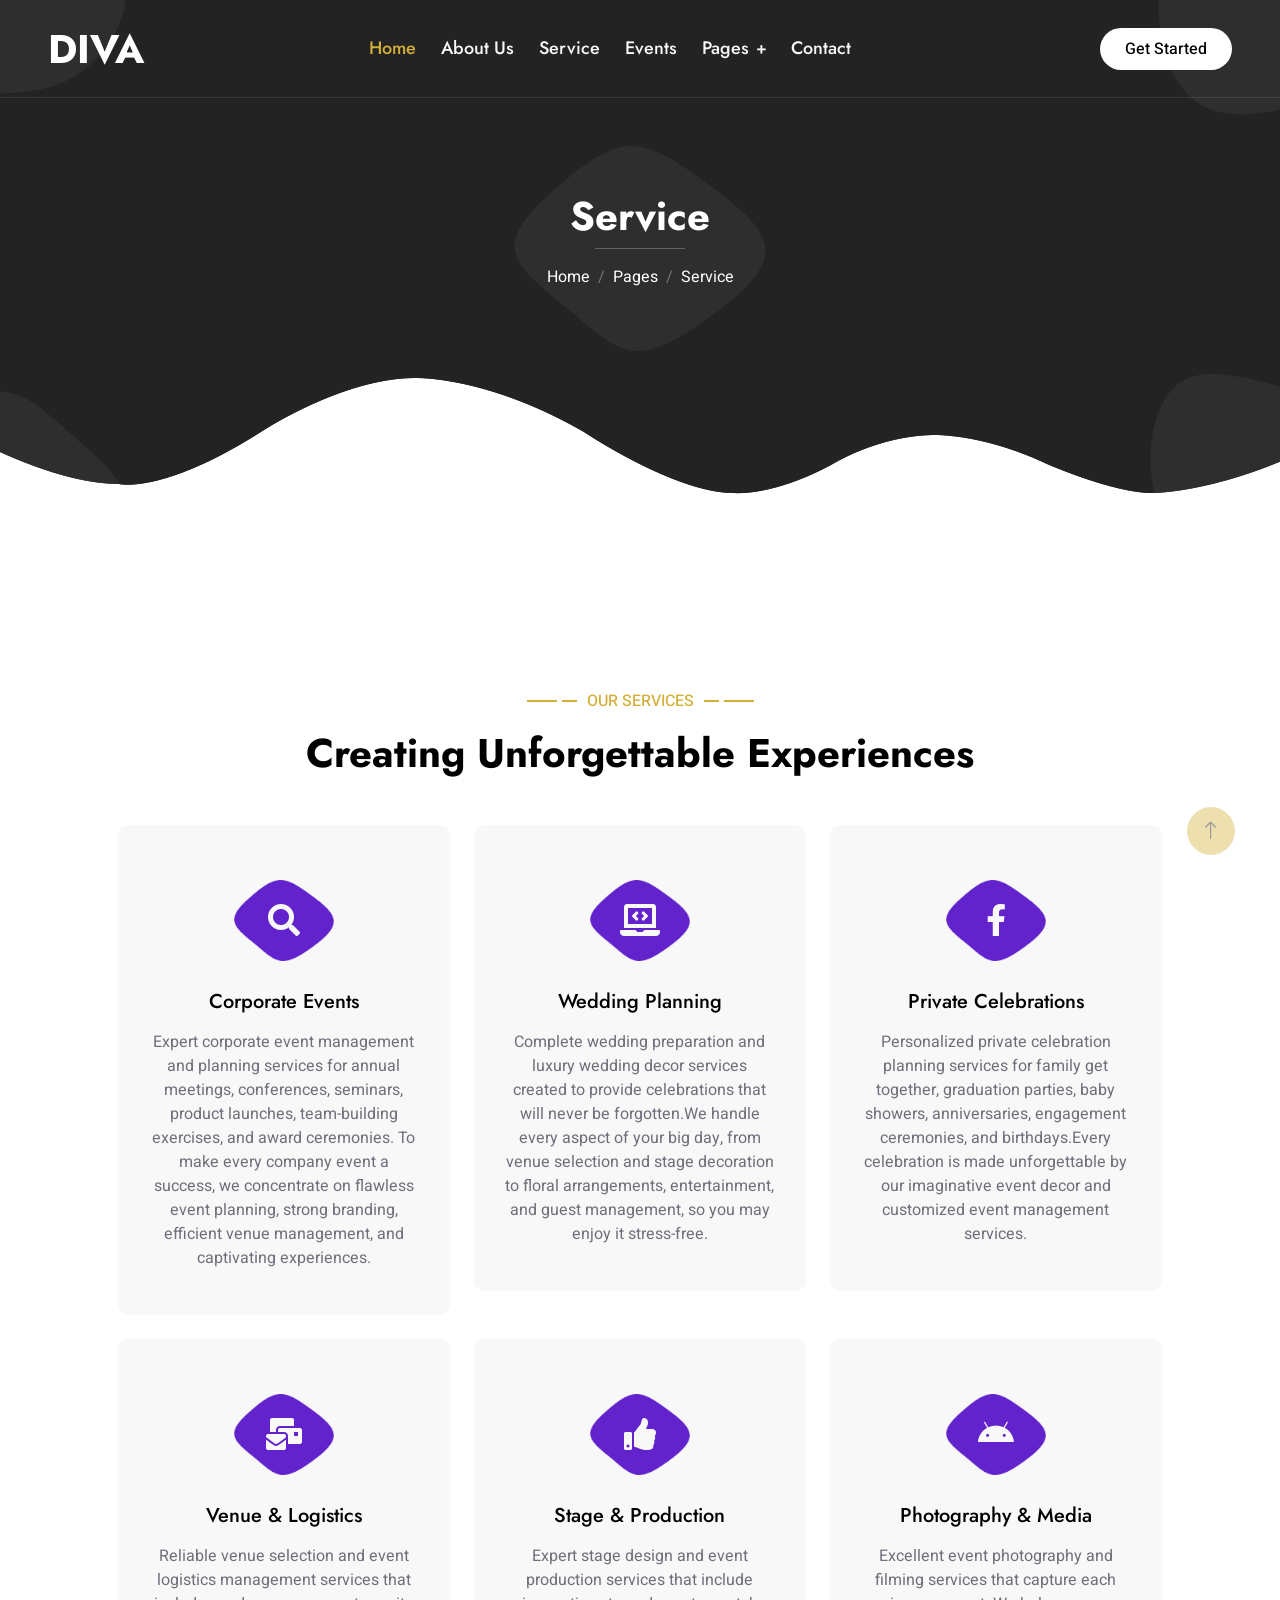
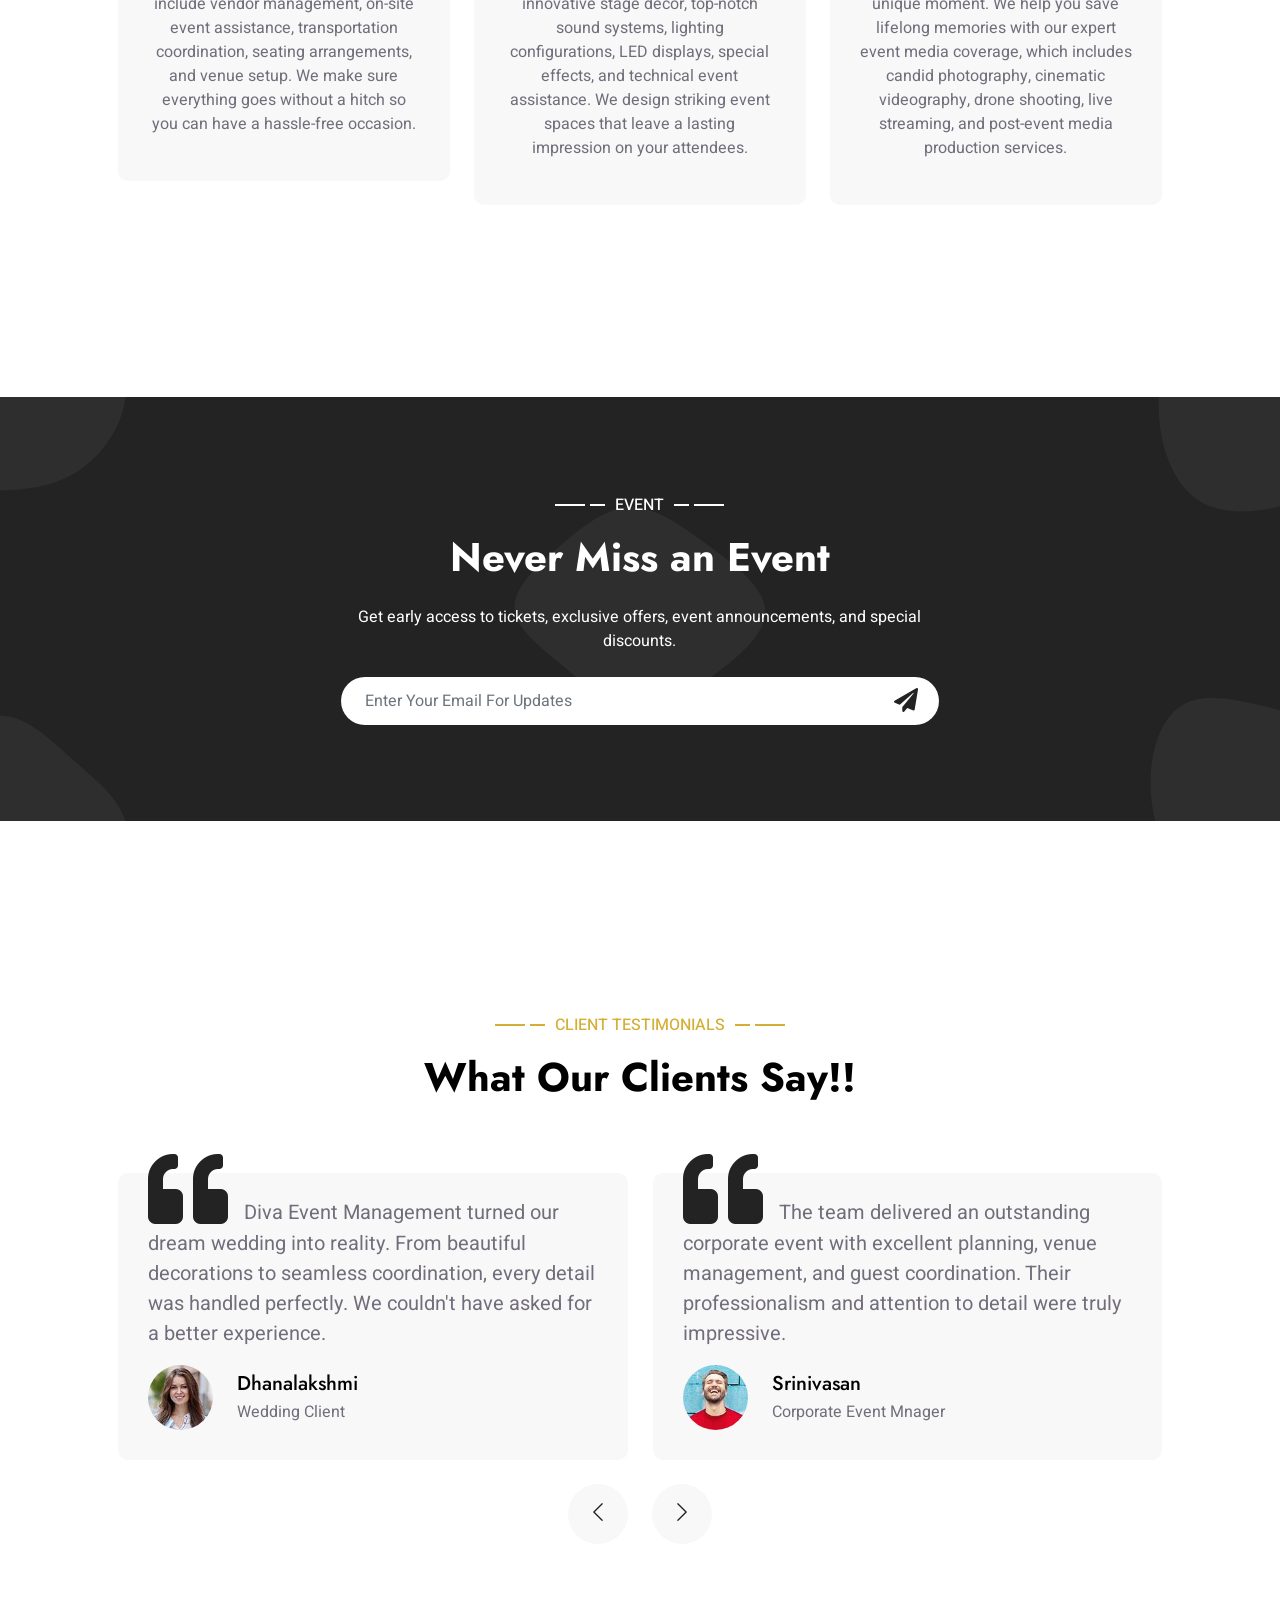
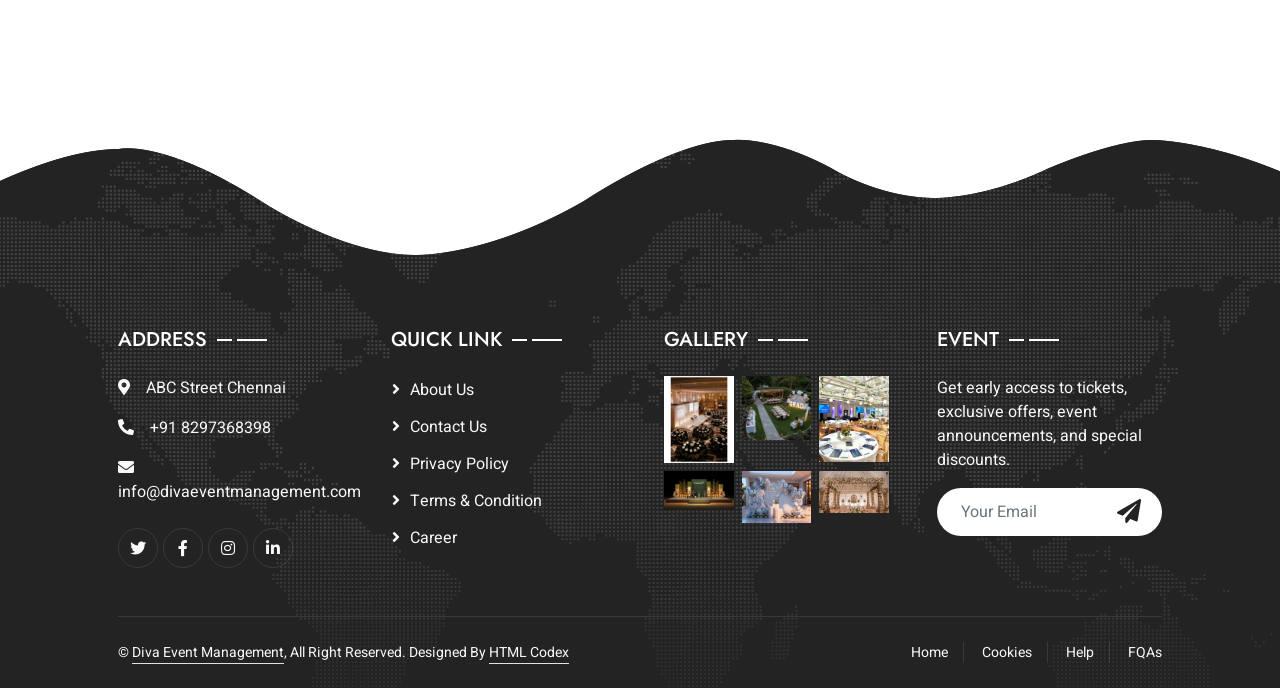
<file: service.html>
<!DOCTYPE html>
<html lang="en">

<head>
    <meta charset="utf-8">
    <title>Diva Event Management</title>
    <meta content="width=device-width, initial-scale=1.0" name="viewport">
    <meta content="" name="keywords">
    <meta content="" name="description">

    <!-- Favicon -->
    <link href="img/favicon.ico" rel="icon">

    <!-- Google Web Fonts -->
    <link rel="preconnect" href="https://fonts.googleapis.com">
    <link rel="preconnect" href="https://fonts.gstatic.com" crossorigin>
    <link href="https://fonts.googleapis.com/css2?family=Heebo:wght@400;500&family=Jost:wght@500;600;700&display=swap" rel="stylesheet"> 

    <!-- Icon Font Stylesheet -->
    <link href="https://cdnjs.cloudflare.com/ajax/libs/font-awesome/5.10.0/css/all.min.css" rel="stylesheet">
    <link href="https://cdn.jsdelivr.net/npm/bootstrap-icons@1.4.1/font/bootstrap-icons.css" rel="stylesheet">

    <!-- Libraries Stylesheet -->
    <link href="lib/animate/animate.min.css" rel="stylesheet">
    <link href="lib/owlcarousel/assets/owl.carousel.min.css" rel="stylesheet">
    <link href="lib/lightbox/css/lightbox.min.css" rel="stylesheet">

    <!-- Customized Bootstrap Stylesheet -->
    <link href="css/bootstrap.min.css" rel="stylesheet">

    <!-- Template Stylesheet -->
    <link href="css/style.css" rel="stylesheet">
</head>

<body>
    <div class="container-xxl bg-white p-0">
        <!-- Spinner Start -->
        <div id="spinner" class="show bg-white position-fixed translate-middle w-100 vh-100 top-50 start-50 d-flex align-items-center justify-content-center">
            <div class="spinner-grow text-primary" style="width: 3rem; height: 3rem;" role="status">
                <span class="sr-only">Loading...</span>
            </div>
        </div>
        <!-- Spinner End -->


        <!-- Navbar & Hero Start -->
        <div class="container-xxl position-relative p-0">
            <nav class="navbar navbar-expand-lg navbar-light px-4 px-lg-5 py-3 py-lg-0">
                <a href="" class="navbar-brand p-0">
                    <h1 class="m-0">DIVA</h1>
                    <!-- <img src="img/logo.png" alt="Logo"> -->
                </a>
                <button class="navbar-toggler" type="button" data-bs-toggle="collapse" data-bs-target="#navbarCollapse">
                    <span class="fa fa-bars"></span>
                </button>
                <div class="collapse navbar-collapse" id="navbarCollapse">
                    <div class="navbar-nav mx-auto py-0">
                        <a href="index.html" class="nav-item nav-link active">Home</a>
                        <a href="about.html" class="nav-item nav-link">About Us</a>
                        <a href="service.html" class="nav-item nav-link">Service</a>
                        <a href="project.html" class="nav-item nav-link">Events</a>
                        <div class="nav-item dropdown">
                            <a href="#" class="nav-link dropdown-toggle" data-bs-toggle="dropdown">Pages</a>
                            <div class="dropdown-menu m-0">
                                <a href="team.html" class="dropdown-item">Our Team</a>
                                <a href="testimonial.html" class="dropdown-item">Testimonial</a>
                                <a href="404.html" class="dropdown-item">404 Page</a>
                            </div>
                        </div>
                        <a href="contact.html" class="nav-item nav-link">Contact</a>
                    </div>
                    <a href="" class="btn rounded-pill py-2 px-4 ms-3 d-none d-lg-block">Get Started</a>
                </div>
            </nav>

            <div class="container-xxl py-5 bg-primary hero-header">
                <div class="container my-5 py-5 px-lg-5">
                    <div class="row g-5 py-5">
                        <div class="col-12 text-center">
                            <h1 class="text-white animated slideInDown">Service</h1>
                            <hr class="bg-white mx-auto mt-0" style="width: 90px;">
                            <nav aria-label="breadcrumb">
                                <ol class="breadcrumb justify-content-center">
                                    <li class="breadcrumb-item"><a class="text-white" href="#">Home</a></li>
                                    <li class="breadcrumb-item"><a class="text-white" href="#">Pages</a></li>
                                    <li class="breadcrumb-item text-white active" aria-current="page">Service</li>
                                </ol>
                            </nav>
                        </div>
                    </div>
                </div>
            </div>
        </div>
        <!-- Navbar & Hero End -->


        <!-- Service Start -->
        <div class="container-xxl py-5">
            <div class="container py-5 px-lg-5">
                <div class="wow fadeInUp" data-wow-delay="0.1s">
                    <p class="section-title text-secondary justify-content-center"><span></span>Our Services<span></span></p>
                    <h1 class="text-center mb-5">Creating Unforgettable Experiences</h1>
                </div>
                <div class="row g-4">
                    <div class="col-lg-4 col-md-6 wow fadeInUp" data-wow-delay="0.1s">
                        <div class="service-item d-flex flex-column text-center rounded">
                            <div class="service-icon flex-shrink-0">
                                <i class="fa fa-search fa-2x"></i>
                            </div>
                            <h5 class="mb-3">Corporate Events</h5>
                            <p class="m-0">Expert corporate event management and planning services for annual meetings, conferences, seminars, product launches, team-building exercises, and award ceremonies. To make every company event a success, we concentrate on flawless event planning, strong branding, efficient venue management, and captivating experiences.</p>
                            <a class="btn btn-square" href=""><i class="fa fa-arrow-right"></i></a>
                        </div>
                    </div>
                    <div class="col-lg-4 col-md-6 wow fadeInUp" data-wow-delay="0.3s">
                        <div class="service-item d-flex flex-column text-center rounded">
                            <div class="service-icon flex-shrink-0">
                                <i class="fa fa-laptop-code fa-2x"></i>
                            </div>
                            <h5 class="mb-3">Wedding Planning</h5>
                            <p class="m-0">Complete wedding preparation and luxury wedding decor services created to provide celebrations that will never be forgotten.We handle every aspect of your big day, from venue selection and stage decoration to floral arrangements, entertainment, and guest management, so you may enjoy it stress-free.</p>
                            <a class="btn btn-square" href=""><i class="fa fa-arrow-right"></i></a>
                        </div>
                    </div>
                    <div class="col-lg-4 col-md-6 wow fadeInUp" data-wow-delay="0.5s">
                        <div class="service-item d-flex flex-column text-center rounded">
                            <div class="service-icon flex-shrink-0">
                                <i class="fab fa-facebook-f fa-2x"></i>
                            </div>
                            <h5 class="mb-3">Private Celebrations</h5>
                            <p class="m-0">Personalized private celebration planning services for family get together, graduation parties, baby showers, anniversaries, engagement ceremonies, and birthdays.Every celebration is made unforgettable by our imaginative event decor and customized event management services.</p>
                            <a class="btn btn-square" href=""><i class="fa fa-arrow-right"></i></a>
                        </div>
                    </div>
                    <div class="col-lg-4 col-md-6 wow fadeInUp" data-wow-delay="0.1s">
                        <div class="service-item d-flex flex-column text-center rounded">
                            <div class="service-icon flex-shrink-0">
                                <i class="fa fa-mail-bulk fa-2x"></i>
                            </div>
                            <h5 class="mb-3">Venue & Logistics</h5>
                            <p class="m-0">Reliable venue selection and event logistics management services that include vendor management, on-site event assistance, transportation coordination, seating arrangements, and venue setup. We make sure everything goes without a hitch so you can have a hassle-free occasion.</p>
                            <a class="btn btn-square" href=""><i class="fa fa-arrow-right"></i></a>
                        </div>
                    </div>
                    <div class="col-lg-4 col-md-6 wow fadeInUp" data-wow-delay="0.3s">
                        <div class="service-item d-flex flex-column text-center rounded">
                            <div class="service-icon flex-shrink-0">
                                <i class="fa fa-thumbs-up fa-2x"></i>
                            </div>
                            <h5 class="mb-3">Stage & Production</h5>
                            <p class="m-0">Expert stage design and event production services that include innovative stage decor, top-notch sound systems, lighting configurations, LED displays, special effects, and technical event assistance. We design striking event spaces that leave a lasting impression on your attendees.</p>
                            <a class="btn btn-square" href=""><i class="fa fa-arrow-right"></i></a>
                        </div>
                    </div>
                    <div class="col-lg-4 col-md-6 wow fadeInUp" data-wow-delay="0.5s">
                        <div class="service-item d-flex flex-column text-center rounded">
                            <div class="service-icon flex-shrink-0">
                                <i class="fab fa-android fa-2x"></i>
                            </div>
                            <h5 class="mb-3">Photography & Media</h5>
                            <p class="m-0">Excellent event photography and filming services that capture each unique moment. We help you save lifelong memories with our expert event media coverage, which includes candid photography, cinematic videography, drone shooting, live streaming, and post-event media production services.</p>
                            <a class="btn btn-square" href=""><i class="fa fa-arrow-right"></i></a>
                        </div>
                    </div>
                </div>
            </div>
        </div>
        <!-- Service End -->


        <!-- Newsletter Start -->
        <div class="container-xxl bg-primary newsletter py-5 wow fadeInUp" data-wow-delay="0.1s">
            <div class="container py-5 px-lg-5">
                <div class="row justify-content-center">
                    <div class="col-lg-7 text-center">
                        <p class="section-title text-white justify-content-center"><span></span>EVENT<span></span></p>
                        <h1 class="text-center text-white mb-4">Never Miss an Event</h1>
                        <p class="text-white mb-4">Get early access to tickets, exclusive offers, event announcements, and special discounts.</p>
                        <div class="position-relative w-100 mt-3">
                            <input class="form-control border-0 rounded-pill w-100 ps-4 pe-5" type="text" placeholder="Enter Your Email For Updates" style="height: 48px;">
                            <button type="button" class="btn shadow-none position-absolute top-0 end-0 mt-1 me-2"><i class="fa fa-paper-plane text-primary fs-4"></i></button>
                        </div>
                    </div>
                </div>
            </div>
        </div>
        <!-- Newsletter End -->


        <!-- Testimonial Start -->
        <div class="container-xxl py-5 wow fadeInUp" data-wow-delay="0.1s">
            <div class="container py-5 px-lg-5">
                <p class="section-title text-secondary justify-content-center"><span></span>CLIENT TESTIMONIALS<span></span></p>
                <h1 class="text-center mb-5">What Our Clients Say!!</h1>
                <div class="owl-carousel testimonial-carousel">
                    <div class="testimonial-item bg-light rounded my-4">
                        <p class="fs-5"><i class="fa fa-quote-left fa-4x text-primary mt-n4 me-3"></i>Diva Event Management turned our dream wedding into reality. From beautiful decorations to seamless coordination, every detail was handled perfectly. We couldn't have asked for a better experience.</p>
                        <div class="d-flex align-items-center">
                            <img class="img-fluid flex-shrink-0 rounded-circle" src="img/testimonial-1.jpg" style="width: 65px; height: 65px;">
                            <div class="ps-4">
                                <h5 class="mb-1">Dhanalakshmi</h5>
                                <span>Wedding Client</span>
                            </div>
                        </div>
                    </div>
                    <div class="testimonial-item bg-light rounded my-4">
                        <p class="fs-5"><i class="fa fa-quote-left fa-4x text-primary mt-n4 me-3"></i>The team delivered an outstanding corporate event with excellent planning, venue management, and guest coordination. Their professionalism and attention to detail were truly impressive.</p>
                        <div class="d-flex align-items-center">
                            <img class="img-fluid flex-shrink-0 rounded-circle" src="img/testimonial-2.jpg" style="width: 65px; height: 65px;">
                            <div class="ps-4">
                                <h5 class="mb-1">Srinivasan</h5>
                                <span>Corporate Event Mnager</span>
                            </div>
                        </div>
                    </div>
                    <div class="testimonial-item bg-light rounded my-4">
                        <p class="fs-5"><i class="fa fa-quote-left fa-4x text-primary mt-n4 me-3"></i>Our engagement ceremony was beautifully organized with elegant décor and flawless execution. Diva Event Management made our special day memorable and stress-free.</p>
                        <div class="d-flex align-items-center">
                            <img class="img-fluid flex-shrink-0 rounded-circle" src="img/testimonial-3.jpg" style="width: 65px; height: 65px;">
                            <div class="ps-4">
                                <h5 class="mb-1">Reshma</h5>
                                <span>Engagement Ceremony</span>
                            </div>
                        </div>
                    </div>
                </div>
            </div>
        </div>
        <!-- Testimonial End -->
        

        <!-- Footer Start -->
        <div class="container-fluid bg-primary text-light footer wow fadeIn" data-wow-delay="0.1s">
            <div class="container py-5 px-lg-5">
                <div class="row g-5">
                    <div class="col-md-6 col-lg-3">
                        <p class="section-title text-white h5 mb-4">Address<span></span></p>
                        <p><i class="fa fa-map-marker-alt me-3"></i>ABC Street Chennai</p>
                        <p><i class="fa fa-phone-alt me-3"></i>+91 8297368398</p>
                        <p><i class="fa fa-envelope me-3"></i>info@divaeventmanagement.com</p>
                        <div class="d-flex pt-2">
                            <a class="btn btn-outline-light btn-social" href=""><i class="fab fa-twitter"></i></a>
                            <a class="btn btn-outline-light btn-social" href=""><i class="fab fa-facebook-f"></i></a>
                            <a class="btn btn-outline-light btn-social" href=""><i class="fab fa-instagram"></i></a>
                            <a class="btn btn-outline-light btn-social" href=""><i class="fab fa-linkedin-in"></i></a>
                        </div>
                    </div>
                    <div class="col-md-6 col-lg-3">
                        <p class="section-title text-white h5 mb-4">Quick Link<span></span></p>
                        <a class="btn btn-link" href="">About Us</a>
                        <a class="btn btn-link" href="">Contact Us</a>
                        <a class="btn btn-link" href="">Privacy Policy</a>
                        <a class="btn btn-link" href="">Terms & Condition</a>
                        <a class="btn btn-link" href="">Career</a>
                    </div>
                    <div class="col-md-6 col-lg-3">
                        <p class="section-title text-white h5 mb-4">Gallery<span></span></p>
                        <div class="row g-2">
                            <div class="col-4">
                                <img class="img-fluid" src="img/portfolio-1.jpg" alt="Image">
                            </div>
                            <div class="col-4">
                                <img class="img-fluid" src="img/portfolio-2.jpg" alt="Image">
                            </div>
                            <div class="col-4">
                                <img class="img-fluid" src="img/portfolio-3.jpg" alt="Image">
                            </div>
                            <div class="col-4">
                                <img class="img-fluid" src="img/portfolio-4.jpg" alt="Image">
                            </div>
                            <div class="col-4">
                                <img class="img-fluid" src="img/portfolio-5.jpg" alt="Image">
                            </div>
                            <div class="col-4">
                                <img class="img-fluid" src="img/portfolio-6.jpg" alt="Image">
                            </div>
                        </div>
                    </div>
                    <div class="col-md-6 col-lg-3">
                        <p class="section-title text-white h5 mb-4">EVENT<span></span></p>
                        <p>Get early access to tickets, exclusive offers, event announcements, and special discounts.</p>
                        <div class="position-relative w-100 mt-3">
                            <input class="form-control border-0 rounded-pill w-100 ps-4 pe-5" type="text" placeholder="Your Email" style="height: 48px;">
                            <button type="button" class="btn shadow-none position-absolute top-0 end-0 mt-1 me-2"><i class="fa fa-paper-plane text-primary fs-4"></i></button>
                        </div>
                    </div>
                </div>
            </div>
            <div class="container px-lg-5">
                <div class="copyright">
                    <div class="row">
                        <div class="col-md-6 text-center text-md-start mb-3 mb-md-0">
                            &copy; <a class="border-bottom" href="#">Diva Event Management</a>, All Right Reserved. 
							
							<!--/*** This template is free as long as you keep the footer author’s credit link/attribution link/backlink. If you'd like to use the template without the footer author’s credit link/attribution link/backlink, you can purchase the Credit Removal License from "https://htmlcodex.com/credit-removal". Thank you for your support. ***/-->
							Designed By <a class="border-bottom" href="https://htmlcodex.com">HTML Codex</a>
                        </div>
                        <div class="col-md-6 text-center text-md-end">
                            <div class="footer-menu">
                                <a href="">Home</a>
                                <a href="">Cookies</a>
                                <a href="">Help</a>
                                <a href="">FQAs</a>
                            </div>
                        </div>
                    </div>
                </div>
            </div>
        </div>
        <!-- Footer End -->


        <!-- Back to Top -->
        <a href="#" class="btn btn-lg btn-secondary btn-lg-square back-to-top"><i class="bi bi-arrow-up"></i></a>
    </div>

    <!-- JavaScript Libraries -->
    <script src="https://code.jquery.com/jquery-3.4.1.min.js"></script>
    <script src="https://cdn.jsdelivr.net/npm/bootstrap@5.0.0/dist/js/bootstrap.bundle.min.js"></script>
    <script src="lib/wow/wow.min.js"></script>
    <script src="lib/easing/easing.min.js"></script>
    <script src="lib/waypoints/waypoints.min.js"></script>
    <script src="lib/counterup/counterup.min.js"></script>
    <script src="lib/owlcarousel/owl.carousel.min.js"></script>
    <script src="lib/isotope/isotope.pkgd.min.js"></script>
    <script src="lib/lightbox/js/lightbox.min.js"></script>

    <!-- Template Javascript -->
    <script src="js/main.js"></script>
</body>

</html>
</file>
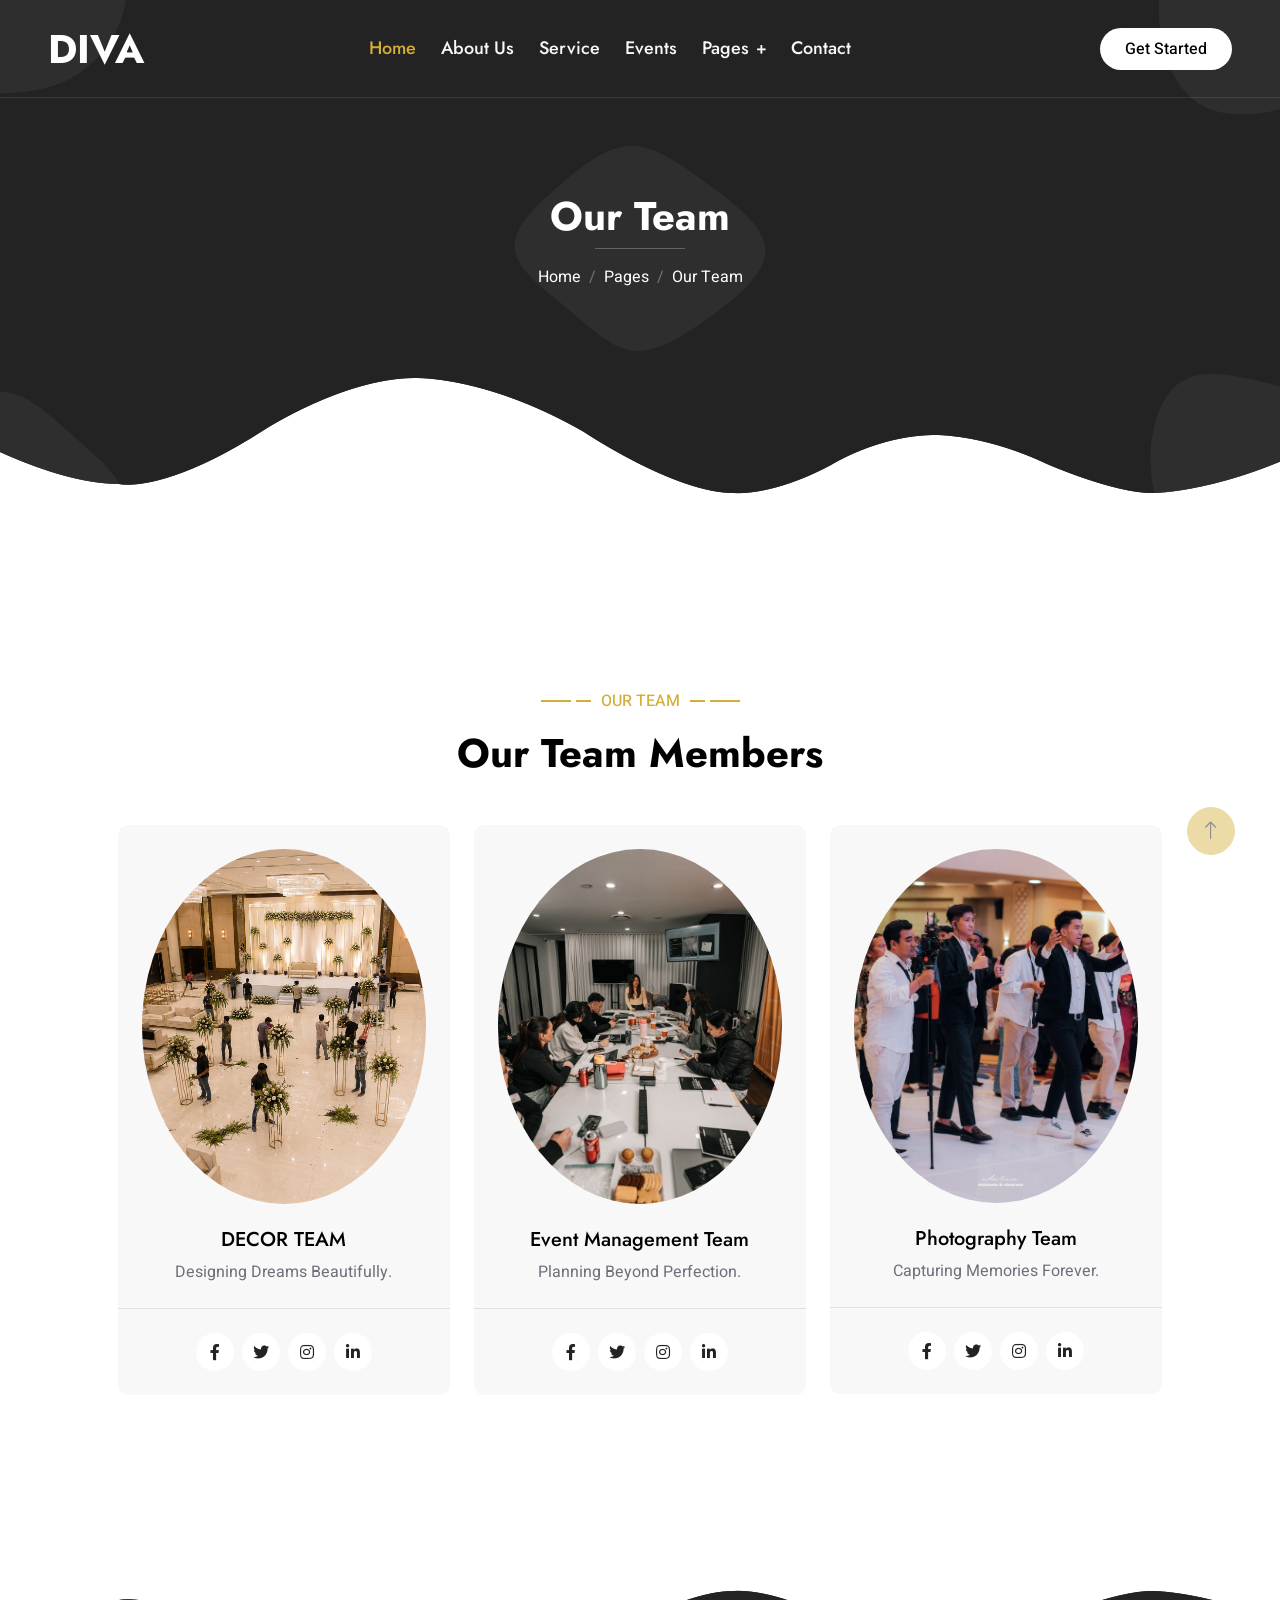
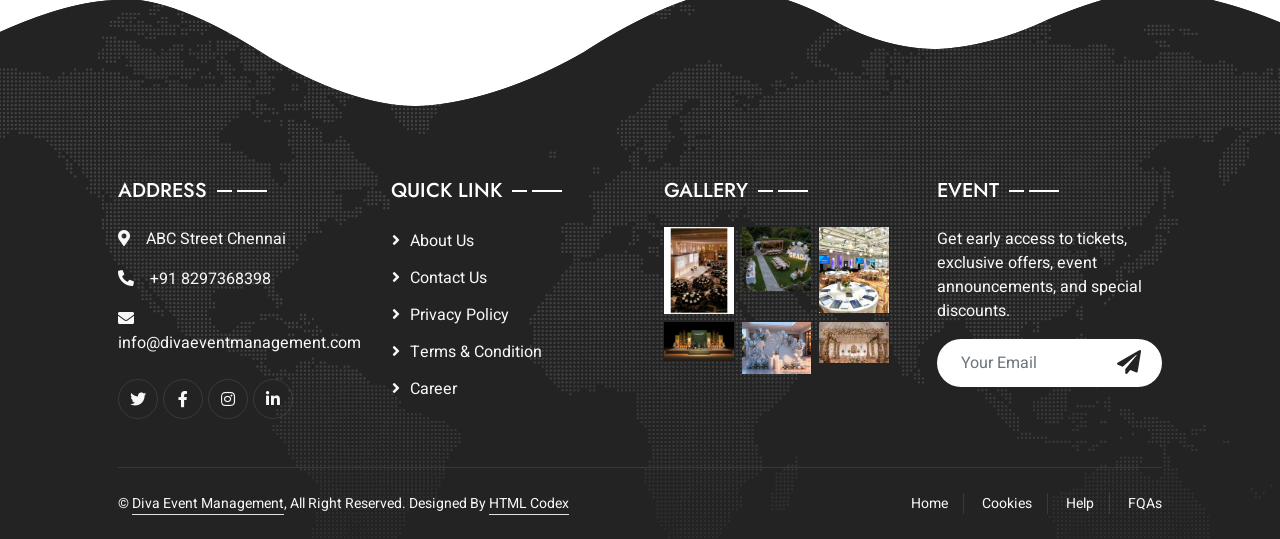
<file: team.html>
<!DOCTYPE html>
<html lang="en">

<head>
    <meta charset="utf-8">
    <title>Diva Event Management</title>
    <meta content="width=device-width, initial-scale=1.0" name="viewport">
    <meta content="" name="keywords">
    <meta content="" name="description">

    <!-- Favicon -->
    <link href="img/favicon.ico" rel="icon">

    <!-- Google Web Fonts -->
    <link rel="preconnect" href="https://fonts.googleapis.com">
    <link rel="preconnect" href="https://fonts.gstatic.com" crossorigin>
    <link href="https://fonts.googleapis.com/css2?family=Heebo:wght@400;500&family=Jost:wght@500;600;700&display=swap" rel="stylesheet"> 

    <!-- Icon Font Stylesheet -->
    <link href="https://cdnjs.cloudflare.com/ajax/libs/font-awesome/5.10.0/css/all.min.css" rel="stylesheet">
    <link href="https://cdn.jsdelivr.net/npm/bootstrap-icons@1.4.1/font/bootstrap-icons.css" rel="stylesheet">

    <!-- Libraries Stylesheet -->
    <link href="lib/animate/animate.min.css" rel="stylesheet">
    <link href="lib/owlcarousel/assets/owl.carousel.min.css" rel="stylesheet">
    <link href="lib/lightbox/css/lightbox.min.css" rel="stylesheet">

    <!-- Customized Bootstrap Stylesheet -->
    <link href="css/bootstrap.min.css" rel="stylesheet">

    <!-- Template Stylesheet -->
    <link href="css/style.css" rel="stylesheet">
</head>

<body>
    <div class="container-xxl bg-white p-0">
        <!-- Spinner Start -->
        <div id="spinner" class="show bg-white position-fixed translate-middle w-100 vh-100 top-50 start-50 d-flex align-items-center justify-content-center">
            <div class="spinner-grow text-primary" style="width: 3rem; height: 3rem;" role="status">
                <span class="sr-only">Loading...</span>
            </div>
        </div>
        <!-- Spinner End -->


        <!-- Navbar & Hero Start -->
        <div class="container-xxl position-relative p-0">
            <nav class="navbar navbar-expand-lg navbar-light px-4 px-lg-5 py-3 py-lg-0">
                <a href="" class="navbar-brand p-0">
                    <h1 class="m-0">DIVA</h1>
                    <!-- <img src="img/logo.png" alt="Logo"> -->
                </a>
                <button class="navbar-toggler" type="button" data-bs-toggle="collapse" data-bs-target="#navbarCollapse">
                    <span class="fa fa-bars"></span>
                </button>
                <div class="collapse navbar-collapse" id="navbarCollapse">
                    <div class="navbar-nav mx-auto py-0">
                        <a href="index.html" class="nav-item nav-link active">Home</a>
                        <a href="about.html" class="nav-item nav-link">About Us</a>
                        <a href="service.html" class="nav-item nav-link">Service</a>
                        <a href="project.html" class="nav-item nav-link">Events</a>
                        <div class="nav-item dropdown">
                            <a href="#" class="nav-link dropdown-toggle" data-bs-toggle="dropdown">Pages</a>
                            <div class="dropdown-menu m-0">
                                <a href="team.html" class="dropdown-item">Our Team</a>
                                <a href="testimonial.html" class="dropdown-item">Testimonial</a>
                                <a href="404.html" class="dropdown-item">404 Page</a>
                            </div>
                        </div>
                        <a href="contact.html" class="nav-item nav-link">Contact</a>
                    </div>
                    <a href="" class="btn rounded-pill py-2 px-4 ms-3 d-none d-lg-block">Get Started</a>
                </div>
            </nav>

            <div class="container-xxl py-5 bg-primary hero-header">
                <div class="container my-5 py-5 px-lg-5">
                    <div class="row g-5 py-5">
                        <div class="col-12 text-center">
                            <h1 class="text-white animated slideInDown">Our Team</h1>
                            <hr class="bg-white mx-auto mt-0" style="width: 90px;">
                            <nav aria-label="breadcrumb">
                                <ol class="breadcrumb justify-content-center">
                                    <li class="breadcrumb-item"><a class="text-white" href="#">Home</a></li>
                                    <li class="breadcrumb-item"><a class="text-white" href="#">Pages</a></li>
                                    <li class="breadcrumb-item text-white active" aria-current="page">Our Team</li>
                                </ol>
                            </nav>
                        </div>
                    </div>
                </div>
            </div>
        </div>
        <!-- Navbar & Hero End -->
        

        <!-- Team Start -->
        <div class="container-xxl py-5">
            <div class="container py-5 px-lg-5">
                <div class="wow fadeInUp" data-wow-delay="0.1s">
                    <p class="section-title text-secondary justify-content-center"><span></span>Our Team<span></span></p>
                    <h1 class="text-center mb-5">Our Team Members</h1>
                </div>
                <div class="row g-4">
                    <div class="col-lg-4 col-md-6 wow fadeInUp" data-wow-delay="0.1s">
                        <div class="team-item bg-light rounded">
                            <div class="text-center border-bottom p-4">
                                <img class="img-fluid rounded-circle mb-4" src="img/team-1.jpg" alt="">
                                <h5>DECOR TEAM</h5>
                                <span>Designing Dreams Beautifully.</span>
                            </div>
                            <div class="d-flex justify-content-center p-4">
                                <a class="btn btn-square mx-1" href=""><i class="fab fa-facebook-f"></i></a>
                                <a class="btn btn-square mx-1" href=""><i class="fab fa-twitter"></i></a>
                                <a class="btn btn-square mx-1" href=""><i class="fab fa-instagram"></i></a>
                                <a class="btn btn-square mx-1" href=""><i class="fab fa-linkedin-in"></i></a>
                            </div>
                        </div>
                    </div>
                    <div class="col-lg-4 col-md-6 wow fadeInUp" data-wow-delay="0.3s">
                        <div class="team-item bg-light rounded">
                            <div class="text-center border-bottom p-4">
                                <img class="img-fluid rounded-circle mb-4" src="img/team-2.jpg" alt="">
                                <h5>Event Management Team</h5>
                                <span>Planning Beyond Perfection.</span>
                            </div>
                            <div class="d-flex justify-content-center p-4">
                                <a class="btn btn-square mx-1" href=""><i class="fab fa-facebook-f"></i></a>
                                <a class="btn btn-square mx-1" href=""><i class="fab fa-twitter"></i></a>
                                <a class="btn btn-square mx-1" href=""><i class="fab fa-instagram"></i></a>
                                <a class="btn btn-square mx-1" href=""><i class="fab fa-linkedin-in"></i></a>
                            </div>
                        </div>
                    </div>
                    <div class="col-lg-4 col-md-6 wow fadeInUp" data-wow-delay="0.5s">
                        <div class="team-item bg-light rounded">
                            <div class="text-center border-bottom p-4">
                                <img class="img-fluid rounded-circle mb-4" src="img/team-3.jpg" alt="">
                                <h5>Photography Team</h5>
                                <span>Capturing Memories Forever.</span>
                            </div>
                            <div class="d-flex justify-content-center p-4">
                                <a class="btn btn-square mx-1" href=""><i class="fab fa-facebook-f"></i></a>
                                <a class="btn btn-square mx-1" href=""><i class="fab fa-twitter"></i></a>
                                <a class="btn btn-square mx-1" href=""><i class="fab fa-instagram"></i></a>
                                <a class="btn btn-square mx-1" href=""><i class="fab fa-linkedin-in"></i></a>
                            </div>
                        </div>
                    </div>
                    
                </div>
            </div>
        </div>
        <!-- Team End -->
        

         <!-- Footer Start -->
        <div class="container-fluid bg-primary text-light footer wow fadeIn" data-wow-delay="0.1s">
            <div class="container py-5 px-lg-5">
                <div class="row g-5">
                    <div class="col-md-6 col-lg-3">
                        <p class="section-title text-white h5 mb-4">Address<span></span></p>
                        <p><i class="fa fa-map-marker-alt me-3"></i>ABC Street Chennai</p>
                        <p><i class="fa fa-phone-alt me-3"></i>+91 8297368398</p>
                        <p><i class="fa fa-envelope me-3"></i>info@divaeventmanagement.com</p>
                        <div class="d-flex pt-2">
                            <a class="btn btn-outline-light btn-social" href=""><i class="fab fa-twitter"></i></a>
                            <a class="btn btn-outline-light btn-social" href=""><i class="fab fa-facebook-f"></i></a>
                            <a class="btn btn-outline-light btn-social" href=""><i class="fab fa-instagram"></i></a>
                            <a class="btn btn-outline-light btn-social" href=""><i class="fab fa-linkedin-in"></i></a>
                        </div>
                    </div>
                    <div class="col-md-6 col-lg-3">
                        <p class="section-title text-white h5 mb-4">Quick Link<span></span></p>
                        <a class="btn btn-link" href="">About Us</a>
                        <a class="btn btn-link" href="">Contact Us</a>
                        <a class="btn btn-link" href="">Privacy Policy</a>
                        <a class="btn btn-link" href="">Terms & Condition</a>
                        <a class="btn btn-link" href="">Career</a>
                    </div>
                    <div class="col-md-6 col-lg-3">
                        <p class="section-title text-white h5 mb-4">Gallery<span></span></p>
                        <div class="row g-2">
                            <div class="col-4">
                                <img class="img-fluid" src="img/portfolio-1.jpg" alt="Image">
                            </div>
                            <div class="col-4">
                                <img class="img-fluid" src="img/portfolio-2.jpg" alt="Image">
                            </div>
                            <div class="col-4">
                                <img class="img-fluid" src="img/portfolio-3.jpg" alt="Image">
                            </div>
                            <div class="col-4">
                                <img class="img-fluid" src="img/portfolio-4.jpg" alt="Image">
                            </div>
                            <div class="col-4">
                                <img class="img-fluid" src="img/portfolio-5.jpg" alt="Image">
                            </div>
                            <div class="col-4">
                                <img class="img-fluid" src="img/portfolio-6.jpg" alt="Image">
                            </div>
                        </div>
                    </div>
                    <div class="col-md-6 col-lg-3">
                        <p class="section-title text-white h5 mb-4">EVENT<span></span></p>
                        <p>Get early access to tickets, exclusive offers, event announcements, and special discounts.</p>
                        <div class="position-relative w-100 mt-3">
                            <input class="form-control border-0 rounded-pill w-100 ps-4 pe-5" type="text" placeholder="Your Email" style="height: 48px;">
                            <button type="button" class="btn shadow-none position-absolute top-0 end-0 mt-1 me-2"><i class="fa fa-paper-plane text-primary fs-4"></i></button>
                        </div>
                    </div>
                </div>
            </div>
            <div class="container px-lg-5">
                <div class="copyright">
                    <div class="row">
                        <div class="col-md-6 text-center text-md-start mb-3 mb-md-0">
                            &copy; <a class="border-bottom" href="#">Diva Event Management</a>, All Right Reserved. 
							
							<!--/*** This template is free as long as you keep the footer author’s credit link/attribution link/backlink. If you'd like to use the template without the footer author’s credit link/attribution link/backlink, you can purchase the Credit Removal License from "https://htmlcodex.com/credit-removal". Thank you for your support. ***/-->
							Designed By <a class="border-bottom" href="https://htmlcodex.com">HTML Codex</a>
                        </div>
                        <div class="col-md-6 text-center text-md-end">
                            <div class="footer-menu">
                                <a href="">Home</a>
                                <a href="">Cookies</a>
                                <a href="">Help</a>
                                <a href="">FQAs</a>
                            </div>
                        </div>
                    </div>
                </div>
            </div>
        </div>
        <!-- Footer End -->



        <!-- Back to Top -->
        <a href="#" class="btn btn-lg btn-secondary btn-lg-square back-to-top"><i class="bi bi-arrow-up"></i></a>
    </div>

    <!-- JavaScript Libraries -->
    <script src="https://code.jquery.com/jquery-3.4.1.min.js"></script>
    <script src="https://cdn.jsdelivr.net/npm/bootstrap@5.0.0/dist/js/bootstrap.bundle.min.js"></script>
    <script src="lib/wow/wow.min.js"></script>
    <script src="lib/easing/easing.min.js"></script>
    <script src="lib/waypoints/waypoints.min.js"></script>
    <script src="lib/counterup/counterup.min.js"></script>
    <script src="lib/owlcarousel/owl.carousel.min.js"></script>
    <script src="lib/isotope/isotope.pkgd.min.js"></script>
    <script src="lib/lightbox/js/lightbox.min.js"></script>

    <!-- Template Javascript -->
    <script src="js/main.js"></script>
</body>

</html>
</file>
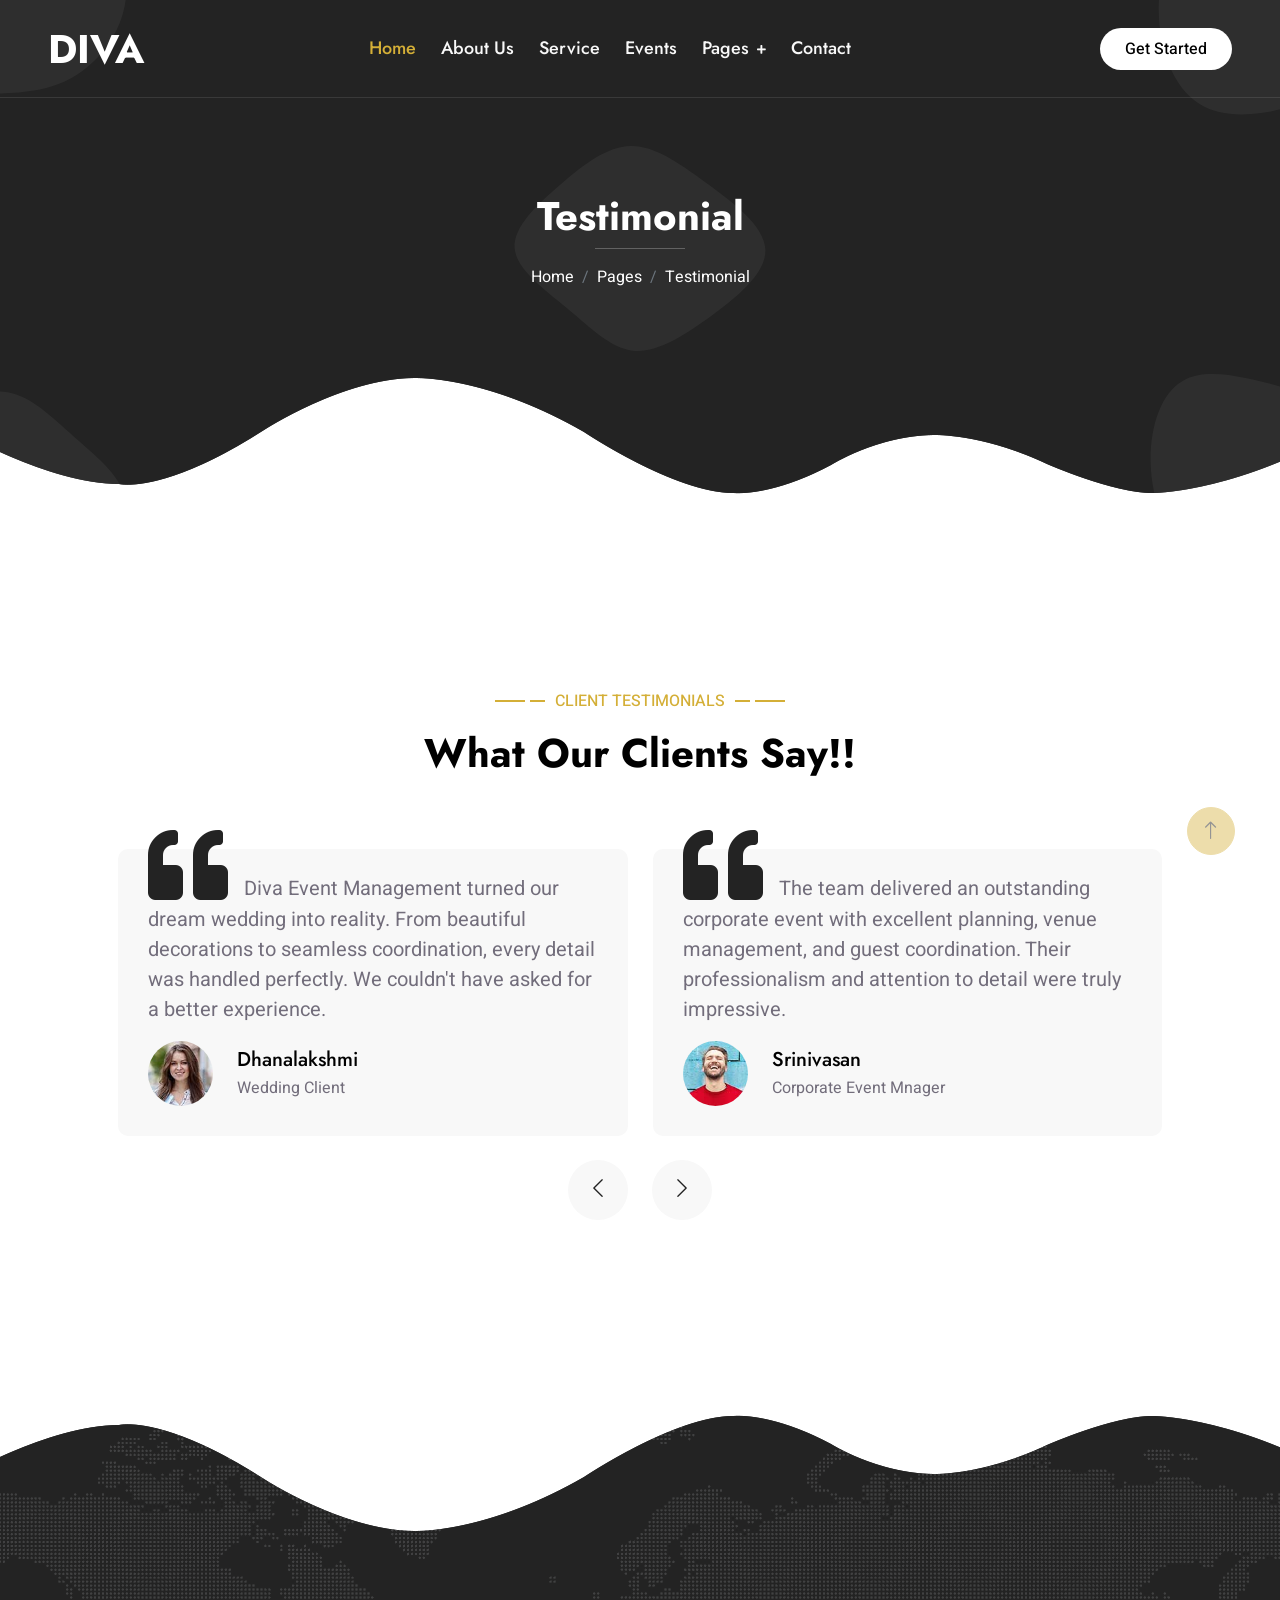
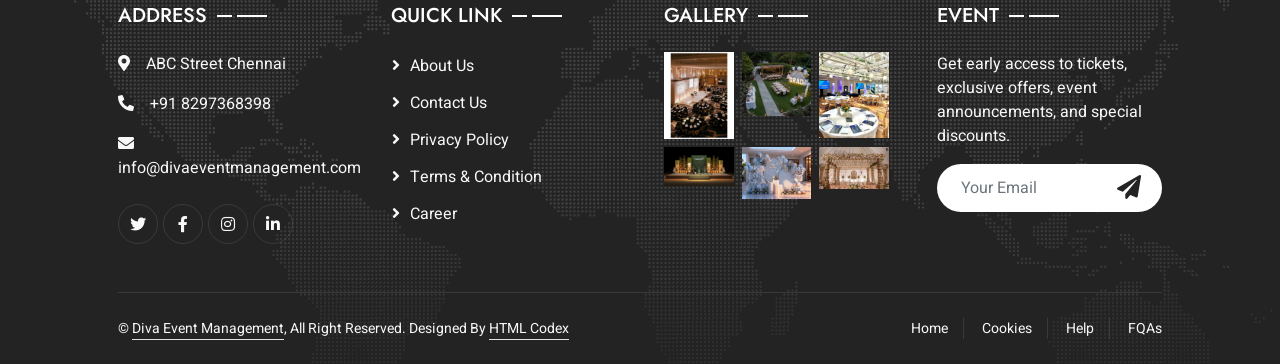
<file: testimonial.html>
<!DOCTYPE html>
<html lang="en">

<head>
    <meta charset="utf-8">
    <title>Diva Event Management</title>
    <meta content="width=device-width, initial-scale=1.0" name="viewport">
    <meta content="" name="keywords">
    <meta content="" name="description">

    <!-- Favicon -->
    <link href="img/favicon.ico" rel="icon">

    <!-- Google Web Fonts -->
    <link rel="preconnect" href="https://fonts.googleapis.com">
    <link rel="preconnect" href="https://fonts.gstatic.com" crossorigin>
    <link href="https://fonts.googleapis.com/css2?family=Heebo:wght@400;500&family=Jost:wght@500;600;700&display=swap" rel="stylesheet"> 

    <!-- Icon Font Stylesheet -->
    <link href="https://cdnjs.cloudflare.com/ajax/libs/font-awesome/5.10.0/css/all.min.css" rel="stylesheet">
    <link href="https://cdn.jsdelivr.net/npm/bootstrap-icons@1.4.1/font/bootstrap-icons.css" rel="stylesheet">

    <!-- Libraries Stylesheet -->
    <link href="lib/animate/animate.min.css" rel="stylesheet">
    <link href="lib/owlcarousel/assets/owl.carousel.min.css" rel="stylesheet">
    <link href="lib/lightbox/css/lightbox.min.css" rel="stylesheet">

    <!-- Customized Bootstrap Stylesheet -->
    <link href="css/bootstrap.min.css" rel="stylesheet">

    <!-- Template Stylesheet -->
    <link href="css/style.css" rel="stylesheet">
</head>

<body>
    <div class="container-xxl bg-white p-0">
        <!-- Spinner Start -->
        <div id="spinner" class="show bg-white position-fixed translate-middle w-100 vh-100 top-50 start-50 d-flex align-items-center justify-content-center">
            <div class="spinner-grow text-primary" style="width: 3rem; height: 3rem;" role="status">
                <span class="sr-only">Loading...</span>
            </div>
        </div>
        <!-- Spinner End -->


        <!-- Navbar & Hero Start -->
        <div class="container-xxl position-relative p-0">
            <nav class="navbar navbar-expand-lg navbar-light px-4 px-lg-5 py-3 py-lg-0">
                <a href="" class="navbar-brand p-0">
                    <h1 class="m-0">DIVA</h1>
                    <!-- <img src="img/logo.png" alt="Logo"> -->
                </a>
                <button class="navbar-toggler" type="button" data-bs-toggle="collapse" data-bs-target="#navbarCollapse">
                    <span class="fa fa-bars"></span>
                </button>
                <div class="collapse navbar-collapse" id="navbarCollapse">
                    <div class="navbar-nav mx-auto py-0">
                        <a href="index.html" class="nav-item nav-link active">Home</a>
                        <a href="about.html" class="nav-item nav-link">About Us</a>
                        <a href="service.html" class="nav-item nav-link">Service</a>
                        <a href="project.html" class="nav-item nav-link">Events</a>
                        <div class="nav-item dropdown">
                            <a href="#" class="nav-link dropdown-toggle" data-bs-toggle="dropdown">Pages</a>
                            <div class="dropdown-menu m-0">
                                <a href="team.html" class="dropdown-item">Our Team</a>
                                <a href="testimonial.html" class="dropdown-item">Testimonial</a>
                                <a href="404.html" class="dropdown-item">404 Page</a>
                            </div>
                        </div>
                        <a href="contact.html" class="nav-item nav-link">Contact</a>
                    </div>
                    <a href="" class="btn rounded-pill py-2 px-4 ms-3 d-none d-lg-block">Get Started</a>
                </div>
            </nav>

            <div class="container-xxl py-5 bg-primary hero-header">
                <div class="container my-5 py-5 px-lg-5">
                    <div class="row g-5 py-5">
                        <div class="col-12 text-center">
                            <h1 class="text-white animated slideInDown">Testimonial</h1>
                            <hr class="bg-white mx-auto mt-0" style="width: 90px;">
                            <nav aria-label="breadcrumb">
                                <ol class="breadcrumb justify-content-center">
                                    <li class="breadcrumb-item"><a class="text-white" href="#">Home</a></li>
                                    <li class="breadcrumb-item"><a class="text-white" href="#">Pages</a></li>
                                    <li class="breadcrumb-item text-white active" aria-current="page">Testimonial</li>
                                </ol>
                            </nav>
                        </div>
                    </div>
                </div>
            </div>
        </div>
        <!-- Navbar & Hero End -->
        

        <!-- Testimonial Start -->
        <div class="container-xxl py-5 wow fadeInUp" data-wow-delay="0.1s">
            <div class="container py-5 px-lg-5">
                <p class="section-title text-secondary justify-content-center"><span></span>CLIENT TESTIMONIALS<span></span></p>
                <h1 class="text-center mb-5">What Our Clients Say!!</h1>
                <div class="owl-carousel testimonial-carousel">
                    <div class="testimonial-item bg-light rounded my-4">
                        <p class="fs-5"><i class="fa fa-quote-left fa-4x text-primary mt-n4 me-3"></i>Diva Event Management turned our dream wedding into reality. From beautiful decorations to seamless coordination, every detail was handled perfectly. We couldn't have asked for a better experience.</p>
                        <div class="d-flex align-items-center">
                            <img class="img-fluid flex-shrink-0 rounded-circle" src="img/testimonial-1.jpg" style="width: 65px; height: 65px;">
                            <div class="ps-4">
                                <h5 class="mb-1">Dhanalakshmi</h5>
                                <span>Wedding Client</span>
                            </div>
                        </div>
                    </div>
                    <div class="testimonial-item bg-light rounded my-4">
                        <p class="fs-5"><i class="fa fa-quote-left fa-4x text-primary mt-n4 me-3"></i>The team delivered an outstanding corporate event with excellent planning, venue management, and guest coordination. Their professionalism and attention to detail were truly impressive.</p>
                        <div class="d-flex align-items-center">
                            <img class="img-fluid flex-shrink-0 rounded-circle" src="img/testimonial-2.jpg" style="width: 65px; height: 65px;">
                            <div class="ps-4">
                                <h5 class="mb-1">Srinivasan</h5>
                                <span>Corporate Event Mnager</span>
                            </div>
                        </div>
                    </div>
                    <div class="testimonial-item bg-light rounded my-4">
                        <p class="fs-5"><i class="fa fa-quote-left fa-4x text-primary mt-n4 me-3"></i>Our engagement ceremony was beautifully organized with elegant décor and flawless execution. Diva Event Management made our special day memorable and stress-free.</p>
                        <div class="d-flex align-items-center">
                            <img class="img-fluid flex-shrink-0 rounded-circle" src="img/testimonial-3.jpg" style="width: 65px; height: 65px;">
                            <div class="ps-4">
                                <h5 class="mb-1">Reshma</h5>
                                <span>Engagement Ceremony</span>
                            </div>
                        </div>
                    </div>
                </div>
            </div>
        </div>
        <!-- Testimonial End -->
        

         <!-- Footer Start -->
        <div class="container-fluid bg-primary text-light footer wow fadeIn" data-wow-delay="0.1s">
            <div class="container py-5 px-lg-5">
                <div class="row g-5">
                    <div class="col-md-6 col-lg-3">
                        <p class="section-title text-white h5 mb-4">Address<span></span></p>
                        <p><i class="fa fa-map-marker-alt me-3"></i>ABC Street Chennai</p>
                        <p><i class="fa fa-phone-alt me-3"></i>+91 8297368398</p>
                        <p><i class="fa fa-envelope me-3"></i>info@divaeventmanagement.com</p>
                        <div class="d-flex pt-2">
                            <a class="btn btn-outline-light btn-social" href=""><i class="fab fa-twitter"></i></a>
                            <a class="btn btn-outline-light btn-social" href=""><i class="fab fa-facebook-f"></i></a>
                            <a class="btn btn-outline-light btn-social" href=""><i class="fab fa-instagram"></i></a>
                            <a class="btn btn-outline-light btn-social" href=""><i class="fab fa-linkedin-in"></i></a>
                        </div>
                    </div>
                    <div class="col-md-6 col-lg-3">
                        <p class="section-title text-white h5 mb-4">Quick Link<span></span></p>
                        <a class="btn btn-link" href="">About Us</a>
                        <a class="btn btn-link" href="">Contact Us</a>
                        <a class="btn btn-link" href="">Privacy Policy</a>
                        <a class="btn btn-link" href="">Terms & Condition</a>
                        <a class="btn btn-link" href="">Career</a>
                    </div>
                    <div class="col-md-6 col-lg-3">
                        <p class="section-title text-white h5 mb-4">Gallery<span></span></p>
                        <div class="row g-2">
                            <div class="col-4">
                                <img class="img-fluid" src="img/portfolio-1.jpg" alt="Image">
                            </div>
                            <div class="col-4">
                                <img class="img-fluid" src="img/portfolio-2.jpg" alt="Image">
                            </div>
                            <div class="col-4">
                                <img class="img-fluid" src="img/portfolio-3.jpg" alt="Image">
                            </div>
                            <div class="col-4">
                                <img class="img-fluid" src="img/portfolio-4.jpg" alt="Image">
                            </div>
                            <div class="col-4">
                                <img class="img-fluid" src="img/portfolio-5.jpg" alt="Image">
                            </div>
                            <div class="col-4">
                                <img class="img-fluid" src="img/portfolio-6.jpg" alt="Image">
                            </div>
                        </div>
                    </div>
                    <div class="col-md-6 col-lg-3">
                        <p class="section-title text-white h5 mb-4">EVENT<span></span></p>
                        <p>Get early access to tickets, exclusive offers, event announcements, and special discounts.</p>
                        <div class="position-relative w-100 mt-3">
                            <input class="form-control border-0 rounded-pill w-100 ps-4 pe-5" type="text" placeholder="Your Email" style="height: 48px;">
                            <button type="button" class="btn shadow-none position-absolute top-0 end-0 mt-1 me-2"><i class="fa fa-paper-plane text-primary fs-4"></i></button>
                        </div>
                    </div>
                </div>
            </div>
            <div class="container px-lg-5">
                <div class="copyright">
                    <div class="row">
                        <div class="col-md-6 text-center text-md-start mb-3 mb-md-0">
                            &copy; <a class="border-bottom" href="#">Diva Event Management</a>, All Right Reserved. 
							
							<!--/*** This template is free as long as you keep the footer author’s credit link/attribution link/backlink. If you'd like to use the template without the footer author’s credit link/attribution link/backlink, you can purchase the Credit Removal License from "https://htmlcodex.com/credit-removal". Thank you for your support. ***/-->
							Designed By <a class="border-bottom" href="https://htmlcodex.com">HTML Codex</a>
                        </div>
                        <div class="col-md-6 text-center text-md-end">
                            <div class="footer-menu">
                                <a href="">Home</a>
                                <a href="">Cookies</a>
                                <a href="">Help</a>
                                <a href="">FQAs</a>
                            </div>
                        </div>
                    </div>
                </div>
            </div>
        </div>
        <!-- Footer End -->



        <!-- Back to Top -->
        <a href="#" class="btn btn-lg btn-secondary btn-lg-square back-to-top"><i class="bi bi-arrow-up"></i></a>
    </div>

    <!-- JavaScript Libraries -->
    <script src="https://code.jquery.com/jquery-3.4.1.min.js"></script>
    <script src="https://cdn.jsdelivr.net/npm/bootstrap@5.0.0/dist/js/bootstrap.bundle.min.js"></script>
    <script src="lib/wow/wow.min.js"></script>
    <script src="lib/easing/easing.min.js"></script>
    <script src="lib/waypoints/waypoints.min.js"></script>
    <script src="lib/counterup/counterup.min.js"></script>
    <script src="lib/owlcarousel/owl.carousel.min.js"></script>
    <script src="lib/isotope/isotope.pkgd.min.js"></script>
    <script src="lib/lightbox/js/lightbox.min.js"></script>

    <!-- Template Javascript -->
    <script src="js/main.js"></script>
</body>

</html>
</file>
<file: css/style.css>
/********** Template CSS **********/
:root {
    --primary: #232323;   /* Charcoal Gray */
    --secondary: #D4AF37; /* Luxury Gold */
    --light: #F8F8F8;     /* Soft White */
    --dark: #000000;      /* Black */
}
 

/*** Spinner ***/
#spinner {
    opacity: 0;
    visibility: hidden;
    transition: opacity .5s ease-out, visibility 0s linear .5s;
    z-index: 99999;
}

#spinner.show {
    transition: opacity .5s ease-out, visibility 0s linear 0s;
    visibility: visible;
    opacity: 1;
}

.back-to-top {
    position: fixed;
    display: none;
    right: 45px;
    bottom: 45px;
    z-index: 99;
}


/*** Heading ***/
h1,
h2,
.fw-bold {
    font-weight: 700 !important;
}

h3,
h4,
.fw-semi-bold {
    font-weight: 600 !important;
}

h5,
h6,
.fw-medium {
    font-weight: 500 !important;
}


/*** Button ***/
.btn {
    font-weight: 500;
    transition: .5s;
}

.btn:hover {
    box-shadow: 0 0 10px rgba(0, 0, 0, .5);
}

.btn-square {
    width: 38px;
    height: 38px;
}

.btn-sm-square {
    width: 32px;
    height: 32px;
}

.btn-lg-square {
    width: 48px;
    height: 48px;
}

.btn-square,
.btn-sm-square,
.btn-lg-square {
    padding: 0;
    display: flex;
    align-items: center;
    justify-content: center;
    font-weight: normal;
    border-radius: 50px;
}


/*** Navbar ***/
.navbar .dropdown-toggle::after {
    border: none;
    content: "\f067";
    font-family: "Font Awesome 5 Free";
    font-size: 10px;
    font-weight: bold;
    vertical-align: middle;
    margin-left: 8px;
}

.navbar-light .navbar-nav .nav-link {
    position: relative;
    margin-right: 25px;
    padding: 35px 0;
    font-family: 'Jost', sans-serif;
    font-size: 18px;
    font-weight: 500;
    color: var(--light) !important;
    outline: none;
    transition: .5s;
}

.sticky-top.navbar-light .navbar-nav .nav-link {
    padding: 20px 0;
    color: var(--dark) !important;
}

.navbar-light .navbar-nav .nav-link:hover,
.navbar-light .navbar-nav .nav-link.active {
    color: var(--secondary) !important;
}

.navbar-light .navbar-brand h1 {
    color: #FFFFFF;
}

.navbar-light .navbar-brand img {
    max-height: 60px;
    transition: .5s;
}

.sticky-top.navbar-light .navbar-brand img {
    max-height: 45px;
}

@media (max-width: 991.98px) {
    .sticky-top.navbar-light {
        position: relative;
        background: #FFFFFF;
    }

    .navbar-light .navbar-collapse {
        margin-top: 15px;
        border-top: 1px solid #DDDDDD;
    }

    .navbar-light .navbar-nav .nav-link,
    .sticky-top.navbar-light .navbar-nav .nav-link {
        padding: 10px 0;
        margin-left: 0;
        color: var(--dark) !important;
    }

    .navbar-light .navbar-brand h1 {
        color: var(--primary);
    }

    .navbar-light .navbar-brand img {
        max-height: 45px;
    }
}

@media (min-width: 992px) {
    .navbar-light {
        position: absolute;
        width: 100%;
        top: 0;
        left: 0;
        border-bottom: 1px solid rgba(256, 256, 256, .1);
        z-index: 999;
    }
    
    .sticky-top.navbar-light {
        position: fixed;
        background: #FFFFFF;
    }

    .sticky-top.navbar-light .navbar-brand h1 {
        color: var(--primary);
    }

    .navbar-light .navbar-nav .nav-item .dropdown-menu {
        display: block;
        border: none;
        margin-top: 0;
        top: 150%;
        opacity: 0;
        visibility: hidden;
        transition: .5s;
    }

    .navbar-light .navbar-nav .nav-item:hover .dropdown-menu {
        top: 100%;
        visibility: visible;
        transition: .5s;
        opacity: 1;
    }

    .navbar-light .btn {
        color: var(--dark);
        background: #FFFFFF;
    }

    .sticky-top.navbar-light .btn {
        color: var(--dark);
        background: var(--secondary);
    }
}


/*** Hero Header ***/
.hero-header {
    margin-bottom: 6rem;
    padding: 18rem 0;
    background:
        url(../img/blob-top-left.png),
        url(../img/blob-top-right.png),
        url(../img/blob-bottom-left.png),
        url(../img/blob-bottom-right.png),
        url(../img/blob-center.png),
        url(../img/bg-bottom.png);
    background-position:
        left 0px top 0px,
        right 0px top 0px,
        left 0px bottom 0px,
        right 0px bottom 0px,
        center center,
        center bottom;
    background-repeat: no-repeat;
}

@media (max-width: 991.98px) {
    .hero-header {
        padding: 6rem 0 9rem 0;
    }
}


/*** Section Title ***/
.section-title {
    position: relative;
    display: flex;
    align-items: center;
    font-weight: 500;
    text-transform: uppercase;
}

.section-title span:first-child,
.section-title span:last-child {
    position: relative;
    display: inline-block;
    margin-right: 30px;
    width: 30px;
    height: 2px;
}

.section-title span:last-child {
    margin-right: 0;
    margin-left: 30px;
}

.section-title span:first-child::after,
.section-title span:last-child::after {
    position: absolute;
    content: "";
    width: 15px;
    height: 2px;
    top: 0;
    right: -20px;
}

.section-title span:last-child::after {
    right: auto;
    left: -20px;
}

.section-title.text-primary span:first-child,
.section-title.text-primary span:last-child,
.section-title.text-primary span:first-child::after,
.section-title.text-primary span:last-child::after {
    background: var(--primary);
}

.section-title.text-secondary span:first-child,
.section-title.text-secondary span:last-child,
.section-title.text-secondary span:first-child::after,
.section-title.text-secondary span:last-child::after {
    background: var(--secondary);
}

.section-title.text-white span:first-child,
.section-title.text-white span:last-child,
.section-title.text-white span:first-child::after,
.section-title.text-white span:last-child::after {
    background: #FFFFFF;
}


/*** Feature ***/
.feature-item {
    transition: .5s;
}

.feature-item:hover {
    margin-top: -15px;
}


/*** About ***/
.progress {
    height: 5px;
}

.progress .progress-bar {
    width: 0px;
    transition: 3s;
}


/*** Fact ***/
.fact {
    margin: 6rem 0;
    background:
        url(../img/blob-top-left.png),
        url(../img/blob-top-right.png),
        url(../img/blob-bottom-left.png),
        url(../img/blob-bottom-right.png),
        url(../img/blob-center.png);
    background-position:
        left 0px top 0px,
        right 0px top 0px,
        left 0px bottom 0px,
        right 0px bottom 0px,
        center center;
    background-repeat: no-repeat;
}


/*** Service ***/
.service-item {
    position: relative;
    padding: 45px 30px;
    background: var(--light);
    overflow: hidden;
    transition: .5s;
}

.service-item:hover {
    margin-top: -15px;
    padding-bottom: 60px;
    background: var(--primary);
}

.service-item .service-icon {
    margin: 0 auto 20px auto;
    width: 100px;
    height: 100px;
    display: flex;
    align-items: center;
    justify-content: center;
    color: var(--light);
    background: url(../img/blob-primary.png) center center no-repeat;
    background-size: contain;
    transition: .5s;
}

.service-item:hover .service-icon {
    color: var(--dark);
    background: url(../img/blob-secondary.png) center center no-repeat;
    background-size: contain;
}

.service-item h5,
.service-item p {
    transition: .5s;
}

.service-item:hover h5,
.service-item:hover p {
    color: #FFFFFF;
}

.service-item a.btn {
    position: absolute;
    bottom: -40px;
    left: 50%;
    transform: translateX(-50%);
    color: var(--primary);
    background: #FFFFFF;
    border-radius: 40px 40px 0 0;
    transition: .5s;
    z-index: 1;
}

.service-item a.btn:hover {
    color: var(--dark);
    background: var(--secondary);
}

.service-item:hover a.btn {
    bottom: 0;
}


/*** Project Portfolio ***/
#portfolio-flters li {
    display: inline-block;
    font-weight: 500;
    color: var(--dark);
    cursor: pointer;
    transition: .5s;
    border-bottom: 2px solid transparent;
}

#portfolio-flters li:hover,
#portfolio-flters li.active {
    color: var(--primary);
    border-color: var(--primary);
}

.portfolio-item img {
    transition: .5s;
}

.portfolio-item:hover img {
    transform: scale(1.1);
}

.portfolio-item .portfolio-overlay {
    position: absolute;
    display: flex;
    align-items: center;
    justify-content: center;
    width: 100%;
    height: 100%;
    top: 0;
    left: 0;
    background: rgba(35, 35, 35, .9);
    transition: .5s;
    opacity: 0;
}

.portfolio-item:hover .portfolio-overlay {
    opacity: 1;
}


/*** Newsletter ***/
.newsletter {
    margin: 6rem 0;
    background:
        url(../img/blob-top-left.png),
        url(../img/blob-top-right.png),
        url(../img/blob-bottom-left.png),
        url(../img/blob-bottom-right.png),
        url(../img/blob-center.png);
    background-position:
        left 0px top 0px,
        right 0px top 0px,
        left 0px bottom 0px,
        right 0px bottom 0px,
        center center;
    background-repeat: no-repeat;
}


/*** Testimonial ***/
.testimonial-carousel .testimonial-item {
    padding: 0 30px 30px 30px;
}

.testimonial-carousel .owl-nav {
    display: flex;
    justify-content: center;
}

.testimonial-carousel .owl-nav .owl-prev,
.testimonial-carousel .owl-nav .owl-next {
    margin: 0 12px;
    width: 60px;
    height: 60px;
    display: flex;
    align-items: center;
    justify-content: center;
    color: var(--primary);
    background: var(--light);
    border-radius: 60px;
    font-size: 22px;
    transition: .5s;
}

.testimonial-carousel .owl-nav .owl-prev:hover,
.testimonial-carousel .owl-nav .owl-next:hover {
    color: #FFFFFF;
    background: var(--primary);
    box-shadow: 0 0 10px rgba(0, 0, 0, .5);
}


/*** Team ***/
.team-item .btn {
    color: var(--primary);
    background: #FFFFFF;
}

.team-item .btn:hover {
    color: #FFFFFF;
    background: var(--primary);
}


/*** Footer ***/
.footer {
    margin-top: 6rem;
    padding-top: 9rem;
    background:
        url(../img/bg-top.png),
        url(../img/map.png);
    background-position:
        center top,
        center center;
    background-repeat: no-repeat;
}

.footer .btn.btn-social {
    margin-right: 5px;
    width: 40px;
    height: 40px;
    display: flex;
    align-items: center;
    justify-content: center;
    color: var(--light);
    border: 1px solid rgba(256, 256, 256, .1);
    border-radius: 40px;
    transition: .3s;
}

.footer .btn.btn-social:hover {
    color: var(--primary);
}

.footer .btn.btn-link {
    display: block;
    margin-bottom: 10px;
    padding: 0;
    text-align: left;
    color: var(--light);
    font-weight: normal;
    transition: .3s;
}

.footer .btn.btn-link::before {
    position: relative;
    content: "\f105";
    font-family: "Font Awesome 5 Free";
    font-weight: 900;
    margin-right: 10px;
}

.footer .btn.btn-link:hover {
    letter-spacing: 1px;
    box-shadow: none;
    color: var(--secondary);
}

.footer .copyright {
    padding: 25px 0;
    font-size: 14px;
    border-top: 1px solid rgba(256, 256, 256, .1);
}

.footer .copyright a {
    color: var(--light);
}

.footer .footer-menu a {
    margin-right: 15px;
    padding-right: 15px;
    border-right: 1px solid rgba(255, 255, 255, .1);
}

.footer .footer-menu a:last-child {
    margin-right: 0;
    padding-right: 0;
    border-right: none;
}

.footer .copyright a:hover,
.footer .footer-menu a:hover {
    color: var(--secondary);
}
</file>
